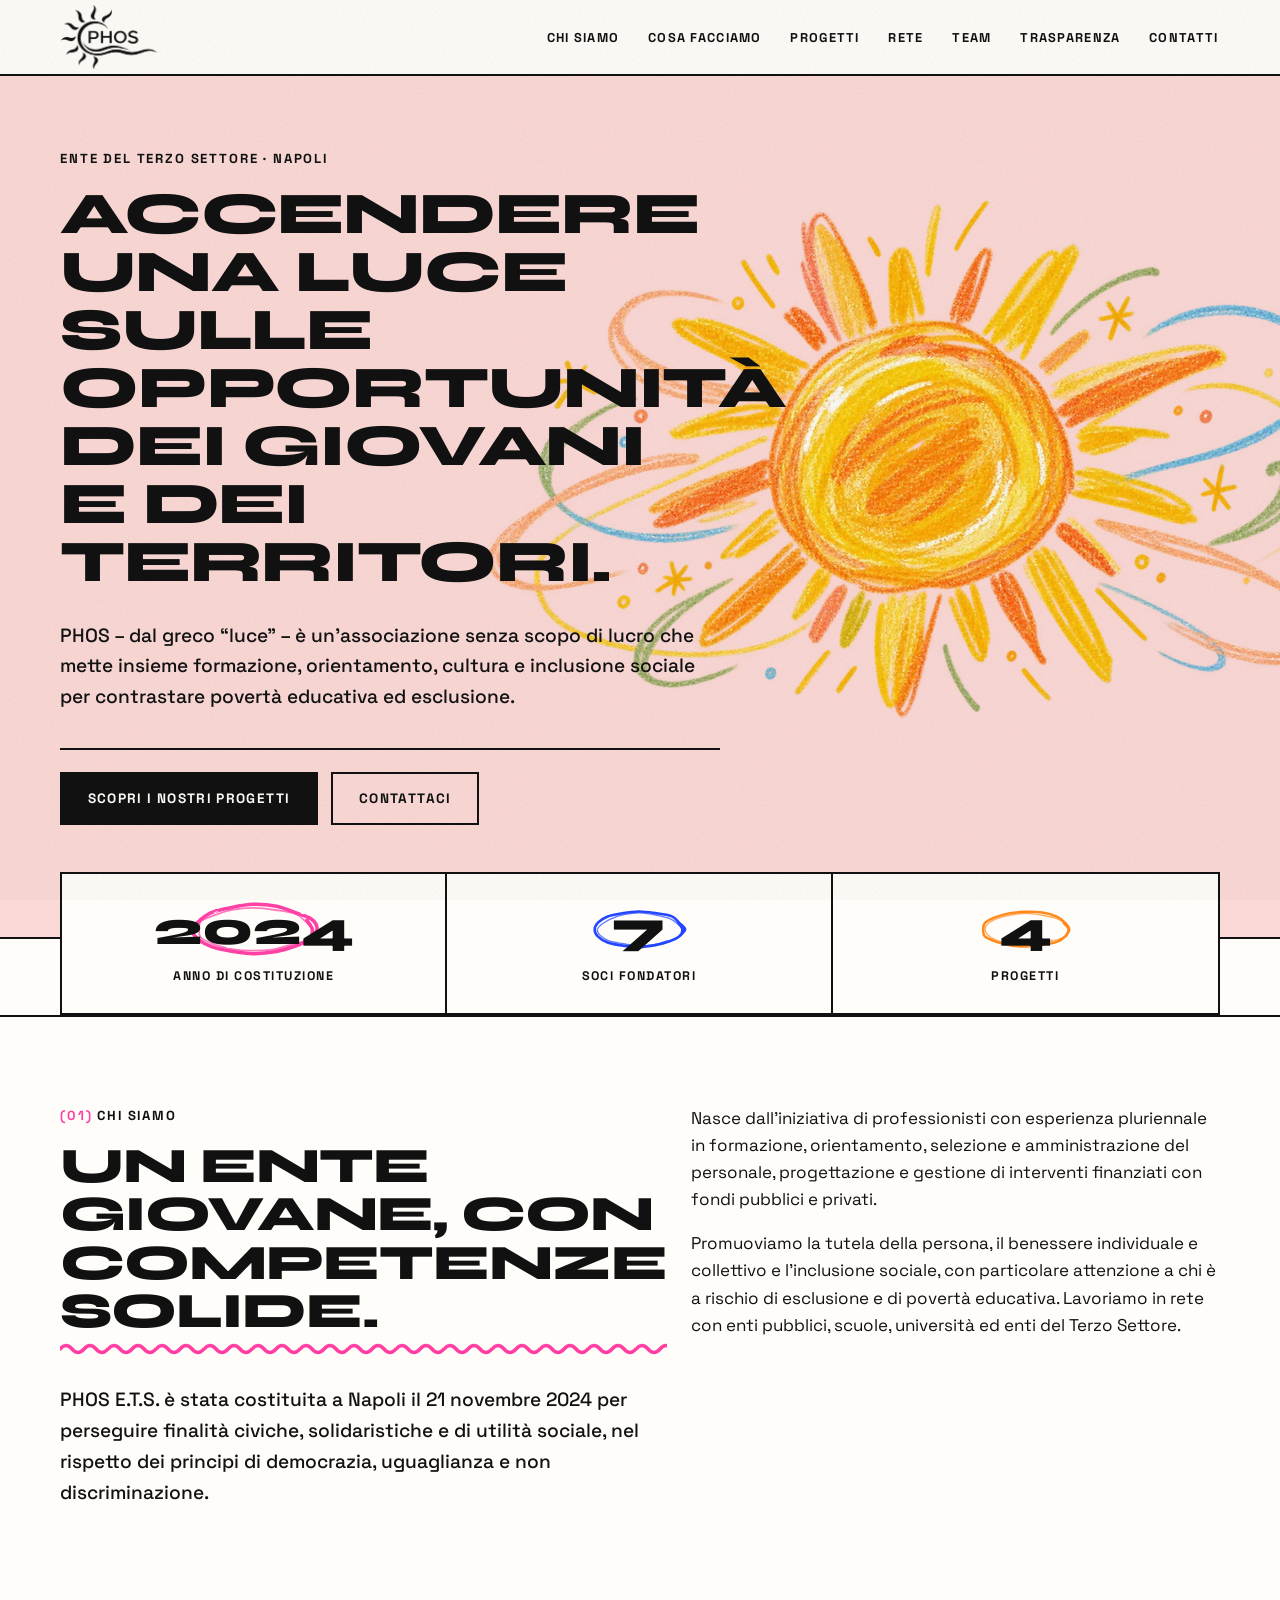
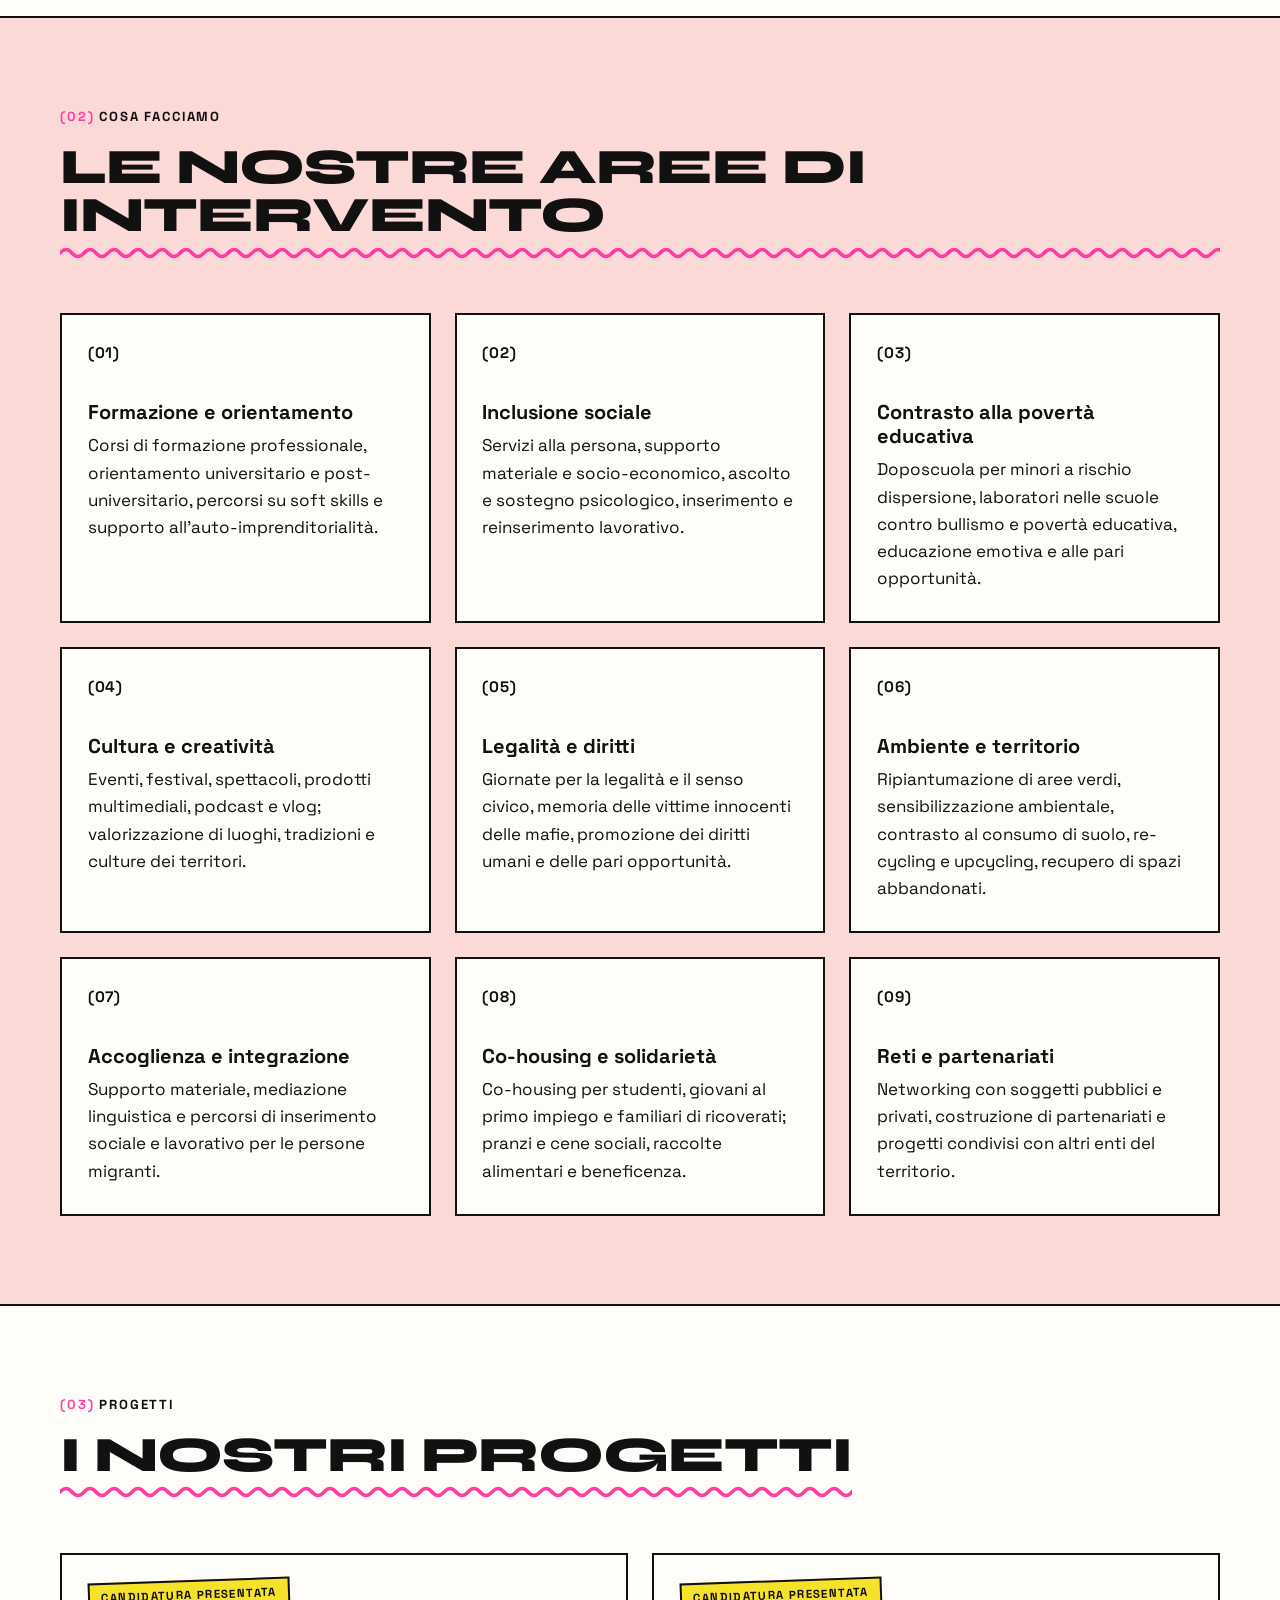
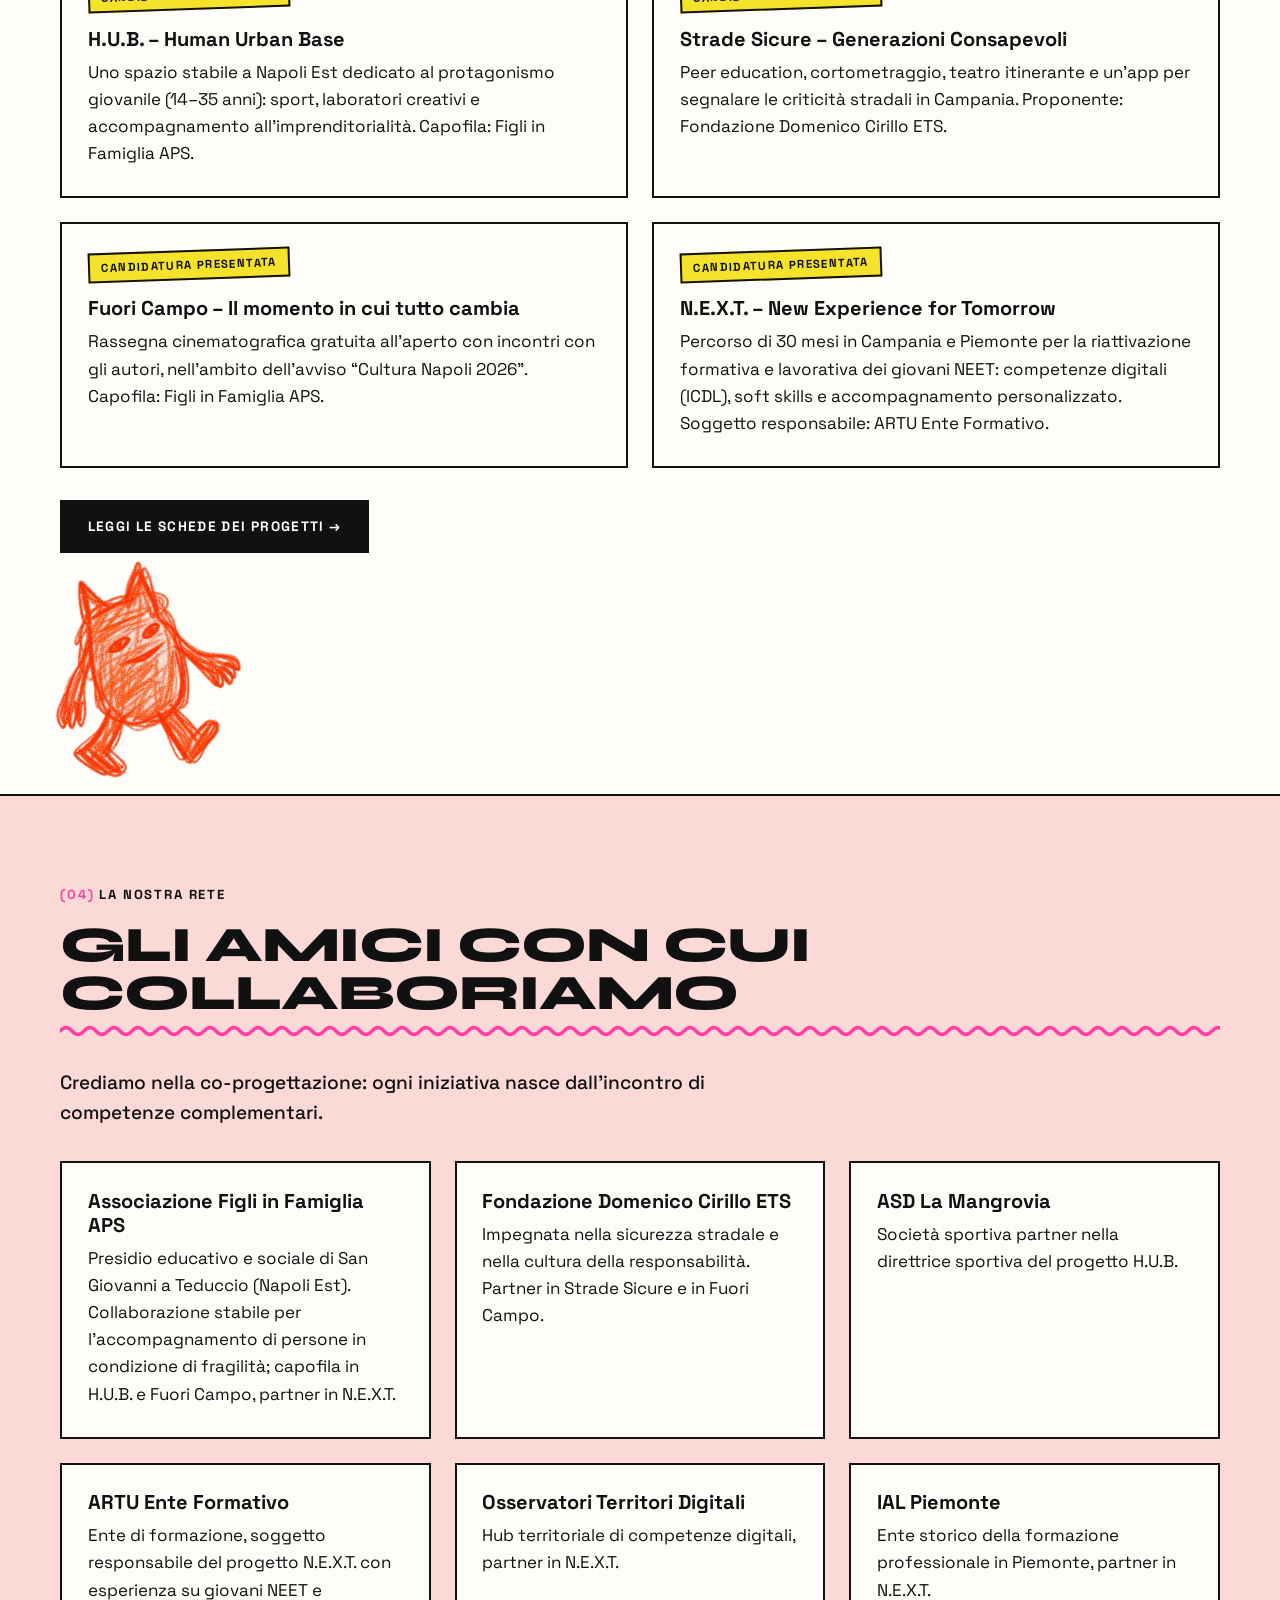
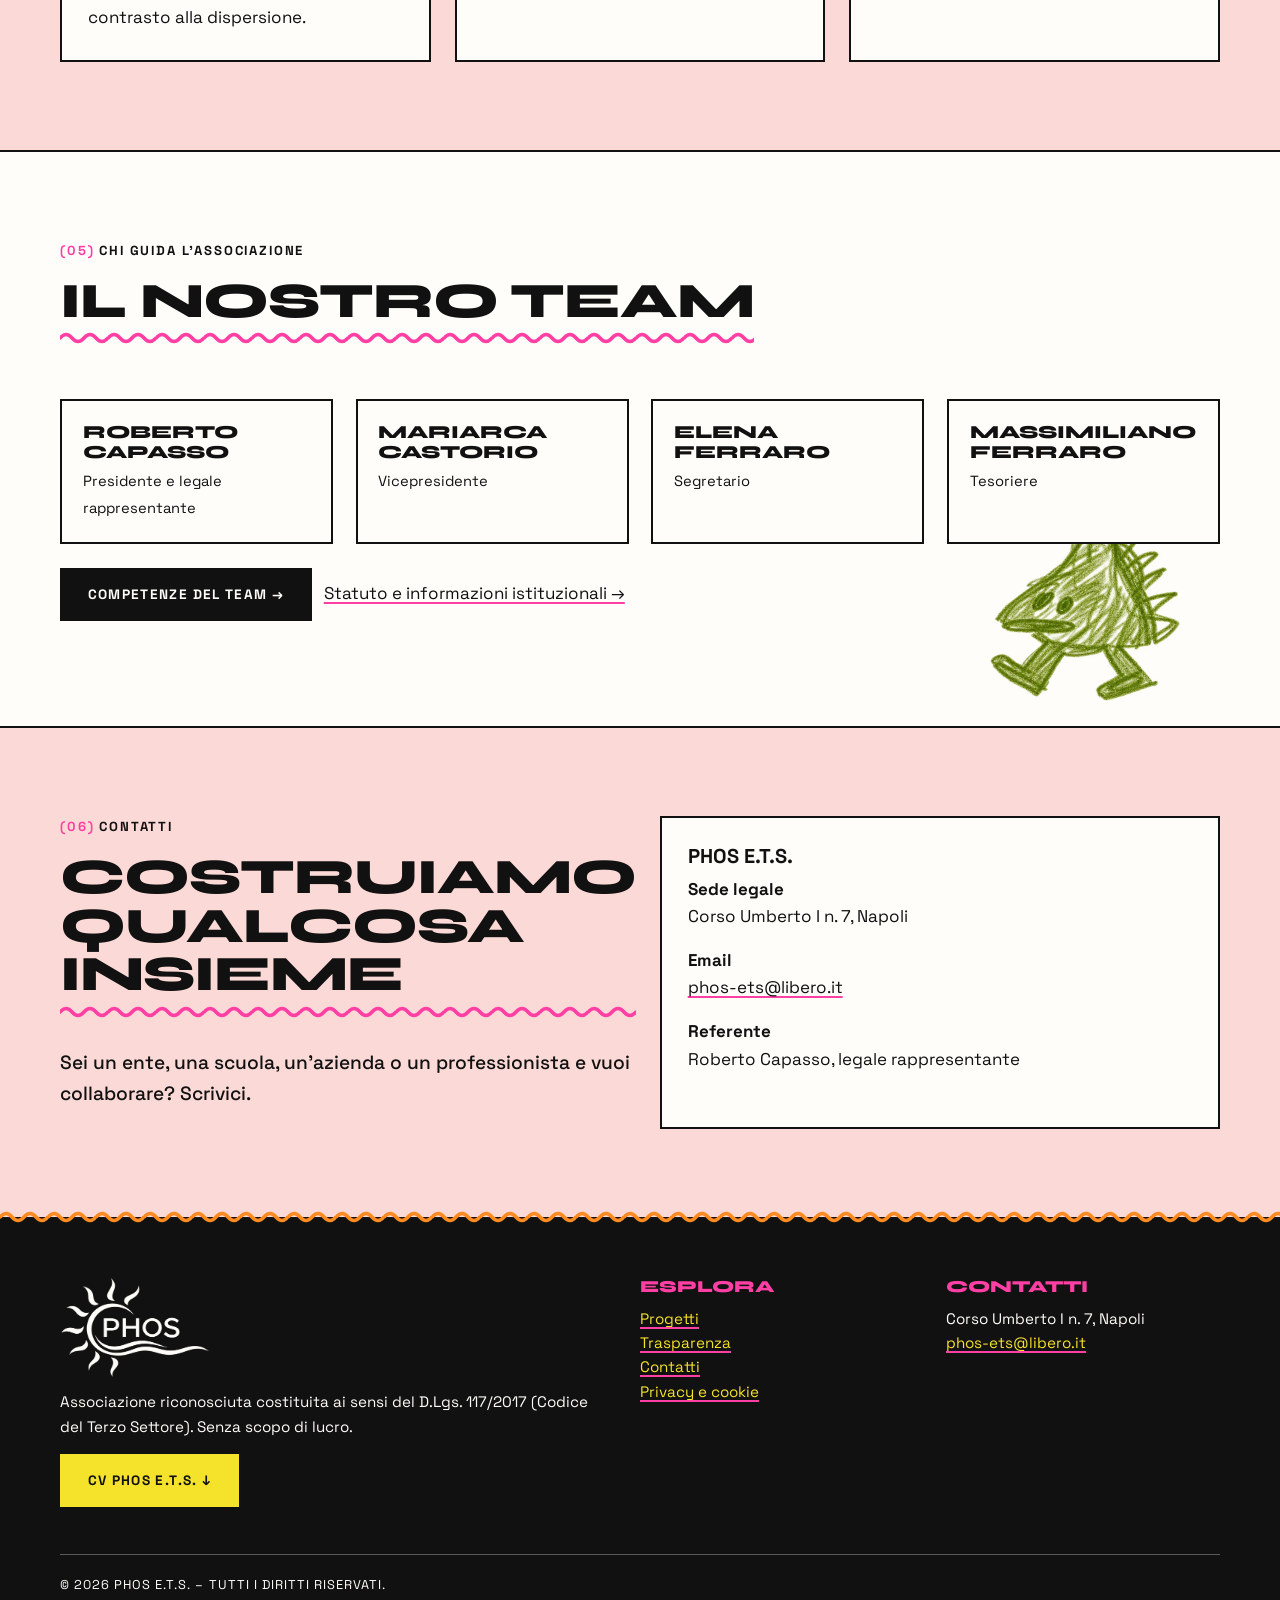
<file: index.html>
<!DOCTYPE html>
<html lang="it">
<head>
  <meta charset="utf-8">
  <meta name="viewport" content="width=device-width, initial-scale=1">
  <title>PHOS E.T.S. – Ente del Terzo Settore, Napoli</title>
  <meta name="description" content="PHOS E.T.S. è un Ente del Terzo Settore con sede a Napoli: formazione, orientamento, inclusione sociale, cultura e legalità per giovani e persone in condizioni di fragilità.">
  <link rel="icon" href="assets/favicon.png" type="image/png">
  <link rel="stylesheet" href="css/style.css?v=15">
</head>
<body>
  <header class="site-header">
    <div class="container nav">
      <a class="brand" href="index.html"><img src="assets/logo-phos.png" alt="PHOS" width="800" height="539"></a>
      <button class="nav-toggle" aria-label="Apri il menu" aria-expanded="false">☰</button>
      <ul class="nav-links">
        <li><a href="#chi-siamo">Chi siamo</a></li>
        <li><a href="#ambiti">Cosa facciamo</a></li>
        <li><a href="#progetti">Progetti</a></li>
        <li><a href="#rete">Rete</a></li>
        <li><a href="team.html">Team</a></li>
        <li><a href="trasparenza.html">Trasparenza</a></li>
        <li><a href="#contatti">Contatti</a></li>
      </ul>
    </div>
  </header>

  <main>
    <section class="hero">
      <div class="container hero-grid">
       <div class="hero-text">
        <p class="eyebrow">Ente del Terzo Settore · Napoli</p>
        <h1>Accendere una luce sulle opportunità dei giovani e dei territori.</h1>
        <p class="lead">PHOS – dal greco “luce” – è un’associazione senza scopo di lucro che mette insieme formazione, orientamento, cultura e inclusione sociale per contrastare povertà educativa ed esclusione.</p>
        <div class="hero-actions">
          <a class="btn" href="#progetti">Scopri i nostri progetti</a>
          <a class="btn ghost" href="#contatti">Contattaci</a>
        </div>
       </div>
       <img class="hero-art" src="assets/hero-sun.webp" alt="Sole disegnato a pastello con raggi arancioni e ghirigori azzurri" width="1000" height="615">
      </div>
    </section>

    <div class="container">
      <div class="stats">
        <div class="stat"><strong>2024</strong><span>anno di costituzione</span></div>
        <div class="stat"><strong>7</strong><span>soci fondatori</span></div>
        <div class="stat"><strong>4</strong><span>progetti</span></div>
      </div>
    </div>

    <section class="section" id="chi-siamo">
      <div class="container grid cols-2">
        <div>
          <p class="eyebrow">Chi siamo</p>
          <h2>Un ente giovane, con competenze solide.</h2>
          <p class="lead">PHOS E.T.S. è stata costituita a Napoli il 21 novembre 2024 per perseguire finalità civiche, solidaristiche e di utilità sociale, nel rispetto dei principi di democrazia, uguaglianza e non discriminazione.</p>
        </div>
        <div>
          <p>Nasce dall’iniziativa di professionisti con esperienza pluriennale in formazione, orientamento, selezione e amministrazione del personale, progettazione e gestione di interventi finanziati con fondi pubblici e privati.</p>
          <p>Promuoviamo la tutela della persona, il benessere individuale e collettivo e l’inclusione sociale, con particolare attenzione a chi è a rischio di esclusione e di povertà educativa. Lavoriamo in rete con enti pubblici, scuole, università ed enti del Terzo Settore.</p>
        </div>
      </div>
    </section>

    <section class="section alt" id="ambiti">
      <div class="container">
        <p class="eyebrow">Cosa facciamo</p>
        <h2>Le nostre aree di intervento</h2>
        <div class="grid cols-3" style="margin-top:1.5rem">
          <article class="card"><div class="icon">(01)</div><h3>Formazione e orientamento</h3><p>Corsi di formazione professionale, orientamento universitario e post-universitario, percorsi su soft skills e supporto all’auto-imprenditorialità.</p></article>
          <article class="card"><div class="icon">(02)</div><h3>Inclusione sociale</h3><p>Servizi alla persona, supporto materiale e socio-economico, ascolto e sostegno psicologico, inserimento e reinserimento lavorativo.</p></article>
          <article class="card"><div class="icon">(03)</div><h3>Contrasto alla povertà educativa</h3><p>Doposcuola per minori a rischio dispersione, laboratori nelle scuole contro bullismo e povertà educativa, educazione emotiva e alle pari opportunità.</p></article>
          <article class="card"><div class="icon">(04)</div><h3>Cultura e creatività</h3><p>Eventi, festival, spettacoli, prodotti multimediali, podcast e vlog; valorizzazione di luoghi, tradizioni e culture dei territori.</p></article>
          <article class="card"><div class="icon">(05)</div><h3>Legalità e diritti</h3><p>Giornate per la legalità e il senso civico, memoria delle vittime innocenti delle mafie, promozione dei diritti umani e delle pari opportunità.</p></article>
          <article class="card"><div class="icon">(06)</div><h3>Ambiente e territorio</h3><p>Ripiantumazione di aree verdi, sensibilizzazione ambientale, contrasto al consumo di suolo, re-cycling e upcycling, recupero di spazi abbandonati.</p></article>
          <article class="card"><div class="icon">(07)</div><h3>Accoglienza e integrazione</h3><p>Supporto materiale, mediazione linguistica e percorsi di inserimento sociale e lavorativo per le persone migranti.</p></article>
          <article class="card"><div class="icon">(08)</div><h3>Co-housing e solidarietà</h3><p>Co-housing per studenti, giovani al primo impiego e familiari di ricoverati; pranzi e cene sociali, raccolte alimentari e beneficenza.</p></article>
          <article class="card"><div class="icon">(09)</div><h3>Reti e partenariati</h3><p>Networking con soggetti pubblici e privati, costruzione di partenariati e progetti condivisi con altri enti del territorio.</p></article>
        </div>
      </div>
    </section>

    <section class="section has-mascot mascot-orange" id="progetti">
      <div class="container">
        <p class="eyebrow">Progetti</p>
        <h2>I nostri progetti</h2>
        <div class="grid cols-2" style="margin-top:1.5rem">
          <article class="card">
            <span class="badge">Candidatura presentata</span>
            <h3>H.U.B. – Human Urban Base</h3>
            <p>Uno spazio stabile a Napoli Est dedicato al protagonismo giovanile (14–35 anni): sport, laboratori creativi e accompagnamento all’imprenditorialità. Capofila: Figli in Famiglia APS.</p>
          </article>
          <article class="card">
            <span class="badge">Candidatura presentata</span>
            <h3>Strade Sicure – Generazioni Consapevoli</h3>
            <p>Peer education, cortometraggio, teatro itinerante e un’app per segnalare le criticità stradali in Campania. Proponente: Fondazione Domenico Cirillo ETS.</p>
          </article>
          <article class="card">
            <span class="badge">Candidatura presentata</span>
            <h3>Fuori Campo – Il momento in cui tutto cambia</h3>
            <p>Rassegna cinematografica gratuita all’aperto con incontri con gli autori, nell’ambito dell’avviso “Cultura Napoli 2026”. Capofila: Figli in Famiglia APS.</p>
          </article>
          <article class="card">
            <span class="badge">Candidatura presentata</span>
            <h3>N.E.X.T. – New Experience for Tomorrow</h3>
            <p>Percorso di 30 mesi in Campania e Piemonte per la riattivazione formativa e lavorativa dei giovani NEET: competenze digitali (ICDL), soft skills e accompagnamento personalizzato. Soggetto responsabile: ARTU Ente Formativo.</p>
          </article>
        </div>
        <p style="margin-top:2rem"><a class="btn" href="progetti.html">Leggi le schede dei progetti →</a></p>
      </div>
    </section>

    <section class="section alt" id="rete">
      <div class="container">
        <p class="eyebrow">La nostra rete</p>
        <h2>Gli amici con cui collaboriamo</h2>
        <p class="lead">Crediamo nella co-progettazione: ogni iniziativa nasce dall’incontro di competenze complementari.</p>
        <div class="grid cols-3" style="margin-top:2rem">
          <div class="card"><h3>Associazione Figli in Famiglia APS</h3><p>Presidio educativo e sociale di San Giovanni a Teduccio (Napoli Est). Collaborazione stabile per l’accompagnamento di persone in condizione di fragilità; capofila in H.U.B. e Fuori Campo, partner in N.E.X.T.</p></div>
          <div class="card"><h3>Fondazione Domenico Cirillo ETS</h3><p>Impegnata nella sicurezza stradale e nella cultura della responsabilità. Partner in Strade Sicure e in Fuori Campo.</p></div>
          <div class="card"><h3>ASD La Mangrovia</h3><p>Società sportiva partner nella direttrice sportiva del progetto H.U.B.</p></div>
          <div class="card"><h3>ARTU Ente Formativo</h3><p>Ente di formazione, soggetto responsabile del progetto N.E.X.T. con esperienza su giovani NEET e contrasto alla dispersione.</p></div>
          <div class="card"><h3>Osservatori Territori Digitali</h3><p>Hub territoriale di competenze digitali, partner in N.E.X.T.</p></div>
          <div class="card"><h3>IAL Piemonte</h3><p>Ente storico della formazione professionale in Piemonte, partner in N.E.X.T.</p></div>
        </div>
      </div>
    </section>

    <section class="section has-mascot mascot-green" id="governance">
      <div class="container">
        <p class="eyebrow">Chi guida l’associazione</p>
        <h2>Il nostro team</h2>
        <div class="team" style="margin-top:1.5rem">
          <div class="person"><strong>Roberto Capasso</strong><span>Presidente e legale rappresentante</span></div>
          <div class="person"><strong>Mariarca Castorio</strong><span>Vicepresidente</span></div>
          <div class="person"><strong>Elena Ferraro</strong><span>Segretario</span></div>
          <div class="person"><strong>Massimiliano Ferraro</strong><span>Tesoriere</span></div>
        </div>
        <p style="margin-top:1.5rem"><a class="btn" href="team.html">Competenze del team →</a> &nbsp; <a href="trasparenza.html">Statuto e informazioni istituzionali →</a></p>
      </div>
    </section>

    <section class="section alt" id="contatti">
      <div class="container grid cols-2">
        <div>
          <p class="eyebrow">Contatti</p>
          <h2>Costruiamo qualcosa insieme</h2>
          <p class="lead">Sei un ente, una scuola, un’azienda o un professionista e vuoi collaborare? Scrivici.</p>
        </div>
        <div class="card">
          <h3>PHOS E.T.S.</h3>
          <p><strong>Sede legale</strong><br>Corso Umberto I n. 7, Napoli</p>
          <p><strong>Email</strong><br><a href="mailto:phos-ets@libero.it">phos-ets@libero.it</a></p>
          <p><strong>Referente</strong><br>Roberto Capasso, legale rappresentante</p>
        </div>
      </div>
    </section>
  </main>

  <footer class="site-footer">
    <div class="container">
      <div class="footer-grid">
        <div>
          <img class="foot-logo" src="assets/logo-phos-white.png" alt="PHOS E.T.S." width="800" height="539">
          <p>Associazione riconosciuta costituita ai sensi del D.Lgs. 117/2017 (Codice del Terzo Settore). Senza scopo di lucro.</p>
          <p><a class="btn" href="CV-Phos.pdf" download="CV Phos.pdf">CV Phos E.T.S. ↓</a></p>
        </div>
        <div>
          <h3>Esplora</h3>
          <p><a href="progetti.html">Progetti</a><br><a href="trasparenza.html">Trasparenza</a><br><a href="#contatti">Contatti</a><br><a href="privacy.html">Privacy e cookie</a></p>
        </div>
        <div>
          <h3>Contatti</h3>
          <p>Corso Umberto I n. 7, Napoli<br><a href="mailto:phos-ets@libero.it">phos-ets@libero.it</a></p>
        </div>
      </div>
      <div class="footer-bottom">© <span id="anno">2026</span> PHOS E.T.S. – Tutti i diritti riservati.</div>
    </div>
  </footer>
  <script src="js/main.js?v=15"></script>
</body>
</html>
</file>
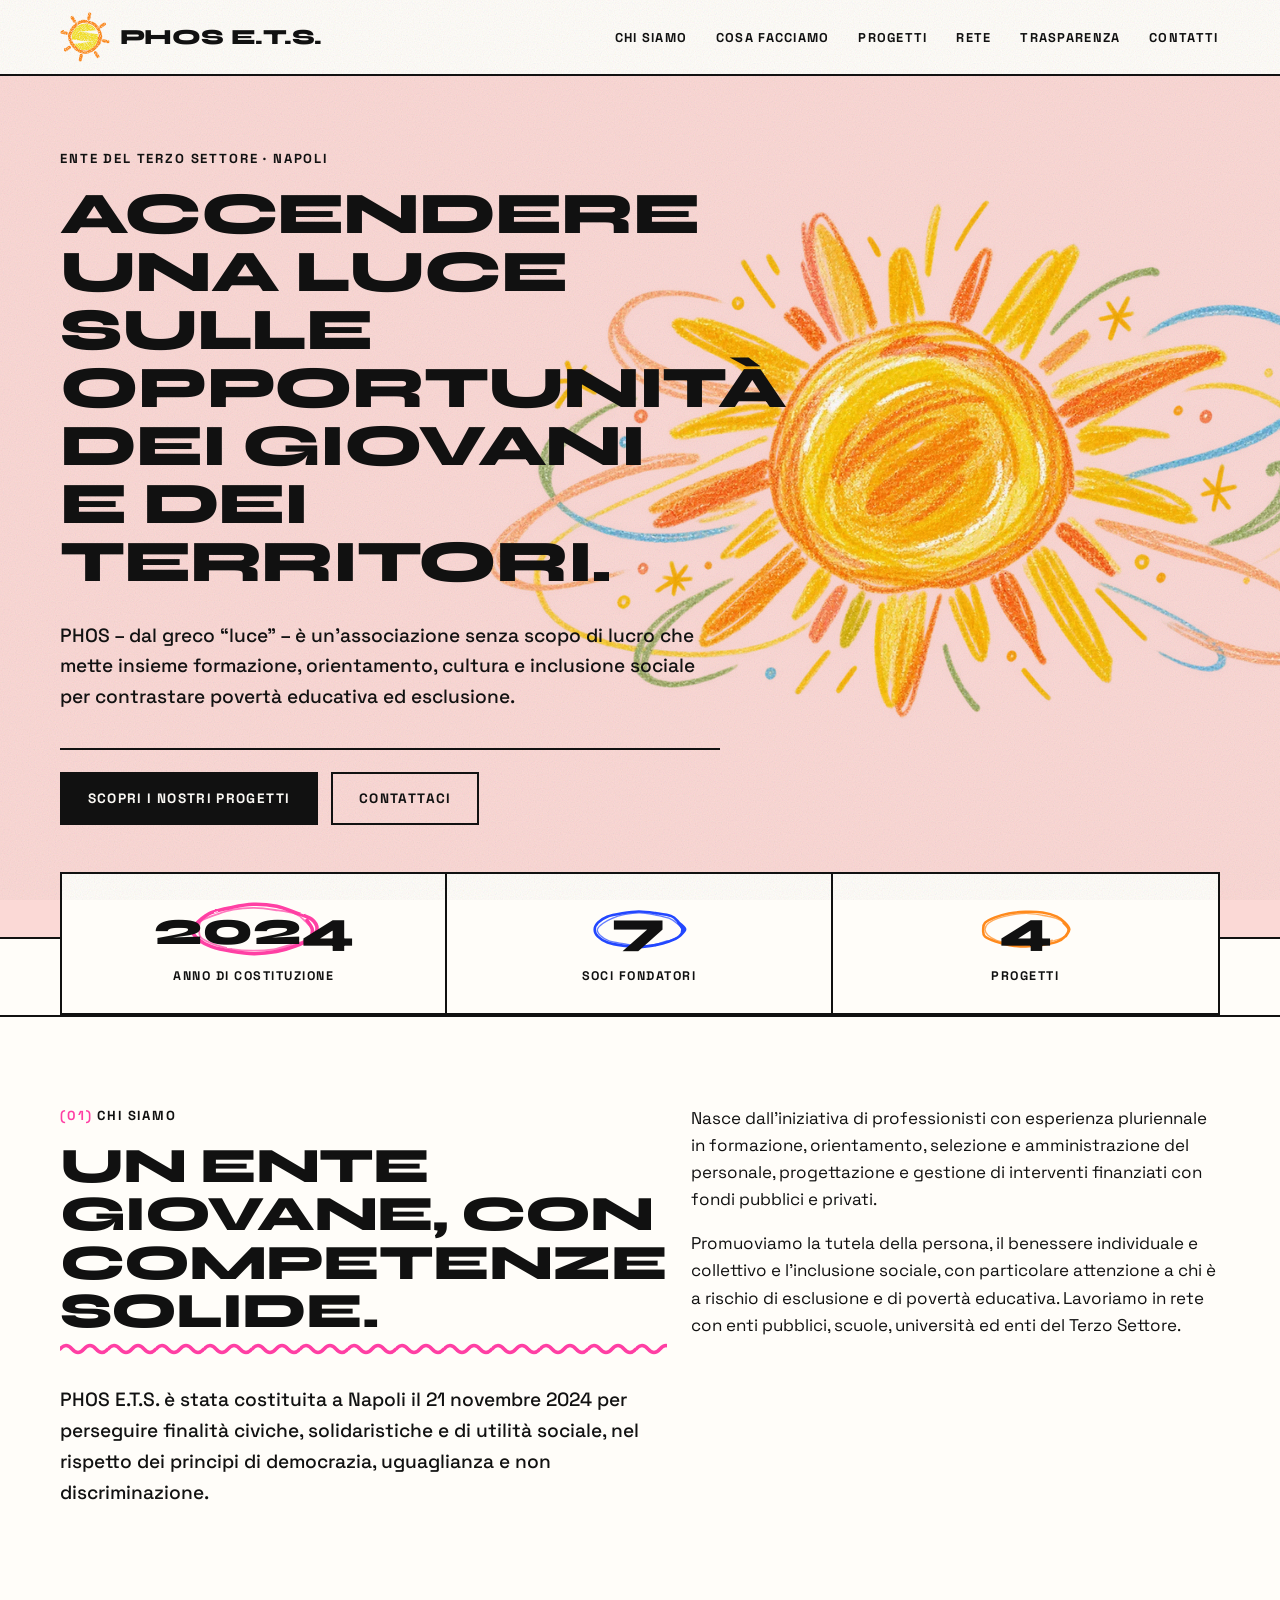
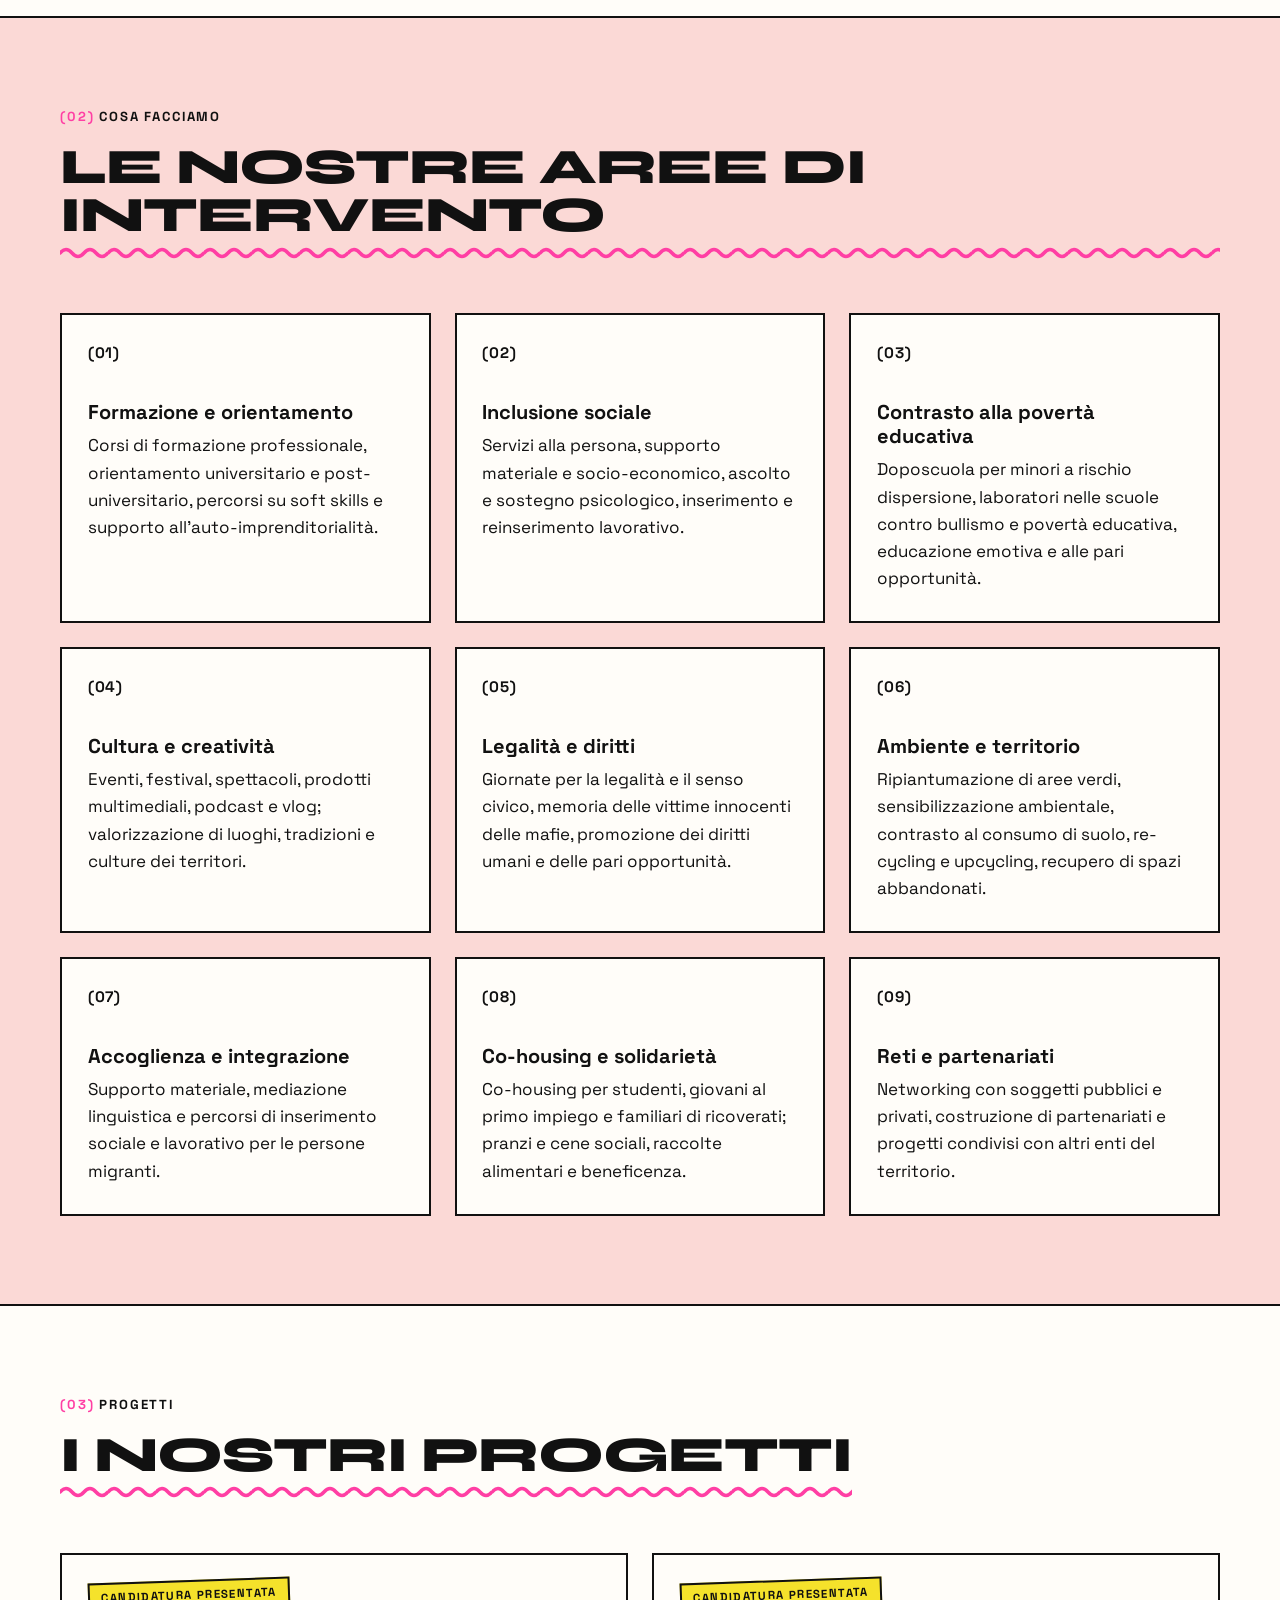
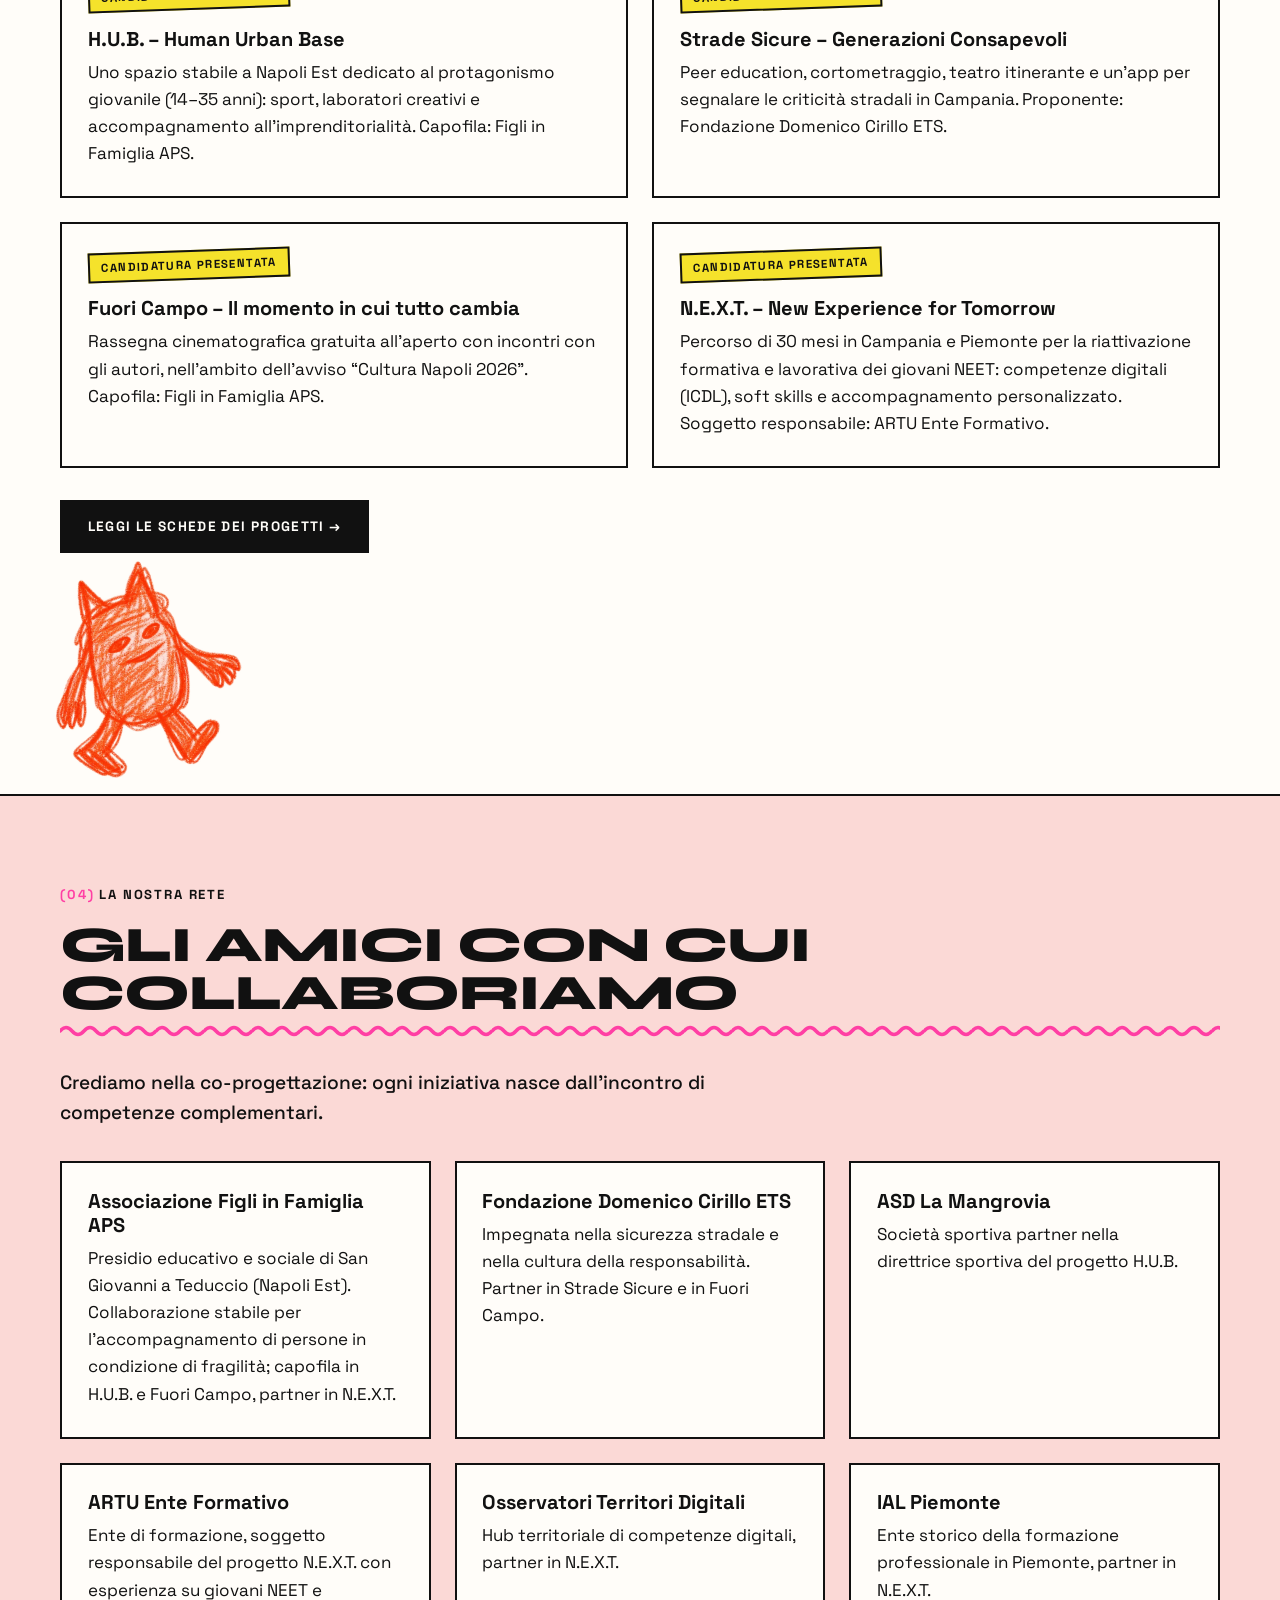
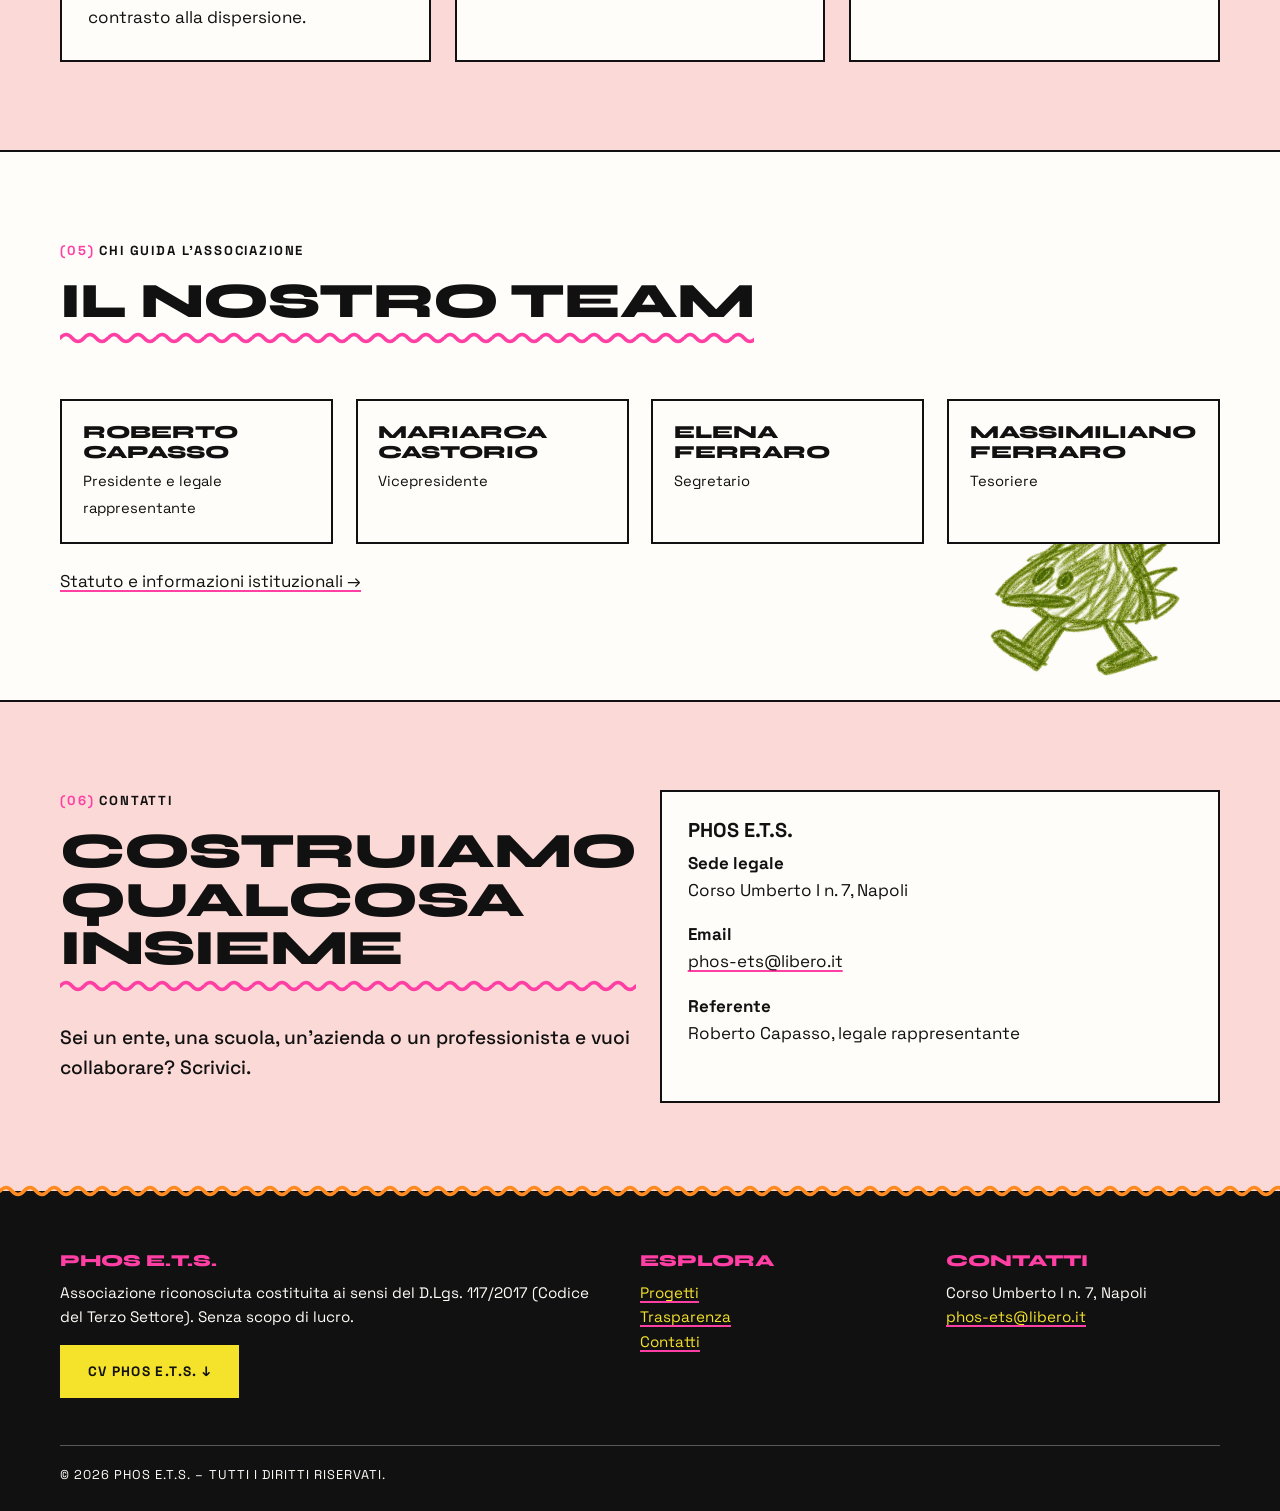
<file: phos-ets-sito/index.html>
<!DOCTYPE html>
<html lang="it">
<head>
  <meta charset="utf-8">
  <meta name="viewport" content="width=device-width, initial-scale=1">
  <title>PHOS E.T.S. – Ente del Terzo Settore, Napoli</title>
  <meta name="description" content="PHOS E.T.S. è un Ente del Terzo Settore con sede a Napoli: formazione, orientamento, inclusione sociale, cultura e legalità per giovani e persone in condizioni di fragilità.">
  <link rel="icon" href="assets/logo.svg" type="image/svg+xml">
  <link rel="preconnect" href="https://fonts.googleapis.com">
  <link rel="preconnect" href="https://fonts.gstatic.com" crossorigin>
  <link href="https://fonts.googleapis.com/css2?family=Syne:wght@700;800&family=Space+Grotesk:wght@400;500;700&display=swap" rel="stylesheet">
  <link rel="stylesheet" href="css/style.css?v=7">
</head>
<body>
  <header class="site-header">
    <div class="container nav">
      <a class="brand" href="index.html"><img src="assets/logo.svg" alt=""> PHOS E.T.S.</a>
      <button class="nav-toggle" aria-label="Apri il menu" aria-expanded="false">☰</button>
      <ul class="nav-links">
        <li><a href="#chi-siamo">Chi siamo</a></li>
        <li><a href="#ambiti">Cosa facciamo</a></li>
        <li><a href="#progetti">Progetti</a></li>
        <li><a href="#rete">Rete</a></li>
        <li><a href="trasparenza.html">Trasparenza</a></li>
        <li><a href="#contatti">Contatti</a></li>
      </ul>
    </div>
  </header>

  <main>
    <section class="hero">
      <div class="container hero-grid">
       <div class="hero-text">
        <p class="eyebrow">Ente del Terzo Settore · Napoli</p>
        <h1>Accendere una luce sulle opportunità dei giovani e dei territori.</h1>
        <p class="lead">PHOS – dal greco “luce” – è un’associazione senza scopo di lucro che mette insieme formazione, orientamento, cultura e inclusione sociale per contrastare povertà educativa ed esclusione.</p>
        <div class="hero-actions">
          <a class="btn" href="#progetti">Scopri i nostri progetti</a>
          <a class="btn ghost" href="#contatti">Contattaci</a>
        </div>
       </div>
       <img class="hero-art" src="assets/hero-sun.webp" alt="Sole disegnato a pastello con raggi arancioni e ghirigori azzurri" width="1000" height="615">
      </div>
    </section>

    <div class="container">
      <div class="stats">
        <div class="stat"><strong>2024</strong><span>anno di costituzione</span></div>
        <div class="stat"><strong>7</strong><span>soci fondatori</span></div>
        <div class="stat"><strong>4</strong><span>progetti</span></div>
      </div>
    </div>

    <section class="section" id="chi-siamo">
      <div class="container grid cols-2">
        <div>
          <p class="eyebrow">Chi siamo</p>
          <h2>Un ente giovane, con competenze solide.</h2>
          <p class="lead">PHOS E.T.S. è stata costituita a Napoli il 21 novembre 2024 per perseguire finalità civiche, solidaristiche e di utilità sociale, nel rispetto dei principi di democrazia, uguaglianza e non discriminazione.</p>
        </div>
        <div>
          <p>Nasce dall’iniziativa di professionisti con esperienza pluriennale in formazione, orientamento, selezione e amministrazione del personale, progettazione e gestione di interventi finanziati con fondi pubblici e privati.</p>
          <p>Promuoviamo la tutela della persona, il benessere individuale e collettivo e l’inclusione sociale, con particolare attenzione a chi è a rischio di esclusione e di povertà educativa. Lavoriamo in rete con enti pubblici, scuole, università ed enti del Terzo Settore.</p>
        </div>
      </div>
    </section>

    <section class="section alt" id="ambiti">
      <div class="container">
        <p class="eyebrow">Cosa facciamo</p>
        <h2>Le nostre aree di intervento</h2>
        <div class="grid cols-3" style="margin-top:1.5rem">
          <article class="card"><div class="icon">(01)</div><h3>Formazione e orientamento</h3><p>Corsi di formazione professionale, orientamento universitario e post-universitario, percorsi su soft skills e supporto all’auto-imprenditorialità.</p></article>
          <article class="card"><div class="icon">(02)</div><h3>Inclusione sociale</h3><p>Servizi alla persona, supporto materiale e socio-economico, ascolto e sostegno psicologico, inserimento e reinserimento lavorativo.</p></article>
          <article class="card"><div class="icon">(03)</div><h3>Contrasto alla povertà educativa</h3><p>Doposcuola per minori a rischio dispersione, laboratori nelle scuole contro bullismo e povertà educativa, educazione emotiva e alle pari opportunità.</p></article>
          <article class="card"><div class="icon">(04)</div><h3>Cultura e creatività</h3><p>Eventi, festival, spettacoli, prodotti multimediali, podcast e vlog; valorizzazione di luoghi, tradizioni e culture dei territori.</p></article>
          <article class="card"><div class="icon">(05)</div><h3>Legalità e diritti</h3><p>Giornate per la legalità e il senso civico, memoria delle vittime innocenti delle mafie, promozione dei diritti umani e delle pari opportunità.</p></article>
          <article class="card"><div class="icon">(06)</div><h3>Ambiente e territorio</h3><p>Ripiantumazione di aree verdi, sensibilizzazione ambientale, contrasto al consumo di suolo, re-cycling e upcycling, recupero di spazi abbandonati.</p></article>
          <article class="card"><div class="icon">(07)</div><h3>Accoglienza e integrazione</h3><p>Supporto materiale, mediazione linguistica e percorsi di inserimento sociale e lavorativo per le persone migranti.</p></article>
          <article class="card"><div class="icon">(08)</div><h3>Co-housing e solidarietà</h3><p>Co-housing per studenti, giovani al primo impiego e familiari di ricoverati; pranzi e cene sociali, raccolte alimentari e beneficenza.</p></article>
          <article class="card"><div class="icon">(09)</div><h3>Reti e partenariati</h3><p>Networking con soggetti pubblici e privati, costruzione di partenariati e progetti condivisi con altri enti del territorio.</p></article>
        </div>
      </div>
    </section>

    <section class="section has-mascot mascot-orange" id="progetti">
      <div class="container">
        <p class="eyebrow">Progetti</p>
        <h2>I nostri progetti</h2>
        <div class="grid cols-2" style="margin-top:1.5rem">
          <article class="card">
            <span class="badge">Candidatura presentata</span>
            <h3>H.U.B. – Human Urban Base</h3>
            <p>Uno spazio stabile a Napoli Est dedicato al protagonismo giovanile (14–35 anni): sport, laboratori creativi e accompagnamento all’imprenditorialità. Capofila: Figli in Famiglia APS.</p>
          </article>
          <article class="card">
            <span class="badge">Candidatura presentata</span>
            <h3>Strade Sicure – Generazioni Consapevoli</h3>
            <p>Peer education, cortometraggio, teatro itinerante e un’app per segnalare le criticità stradali in Campania. Proponente: Fondazione Domenico Cirillo ETS.</p>
          </article>
          <article class="card">
            <span class="badge">Candidatura presentata</span>
            <h3>Fuori Campo – Il momento in cui tutto cambia</h3>
            <p>Rassegna cinematografica gratuita all’aperto con incontri con gli autori, nell’ambito dell’avviso “Cultura Napoli 2026”. Capofila: Figli in Famiglia APS.</p>
          </article>
          <article class="card">
            <span class="badge">Candidatura presentata</span>
            <h3>N.E.X.T. – New Experience for Tomorrow</h3>
            <p>Percorso di 30 mesi in Campania e Piemonte per la riattivazione formativa e lavorativa dei giovani NEET: competenze digitali (ICDL), soft skills e accompagnamento personalizzato. Soggetto responsabile: ARTU Ente Formativo.</p>
          </article>
        </div>
        <p style="margin-top:2rem"><a class="btn" href="progetti.html">Leggi le schede dei progetti →</a></p>
      </div>
    </section>

    <section class="section alt" id="rete">
      <div class="container">
        <p class="eyebrow">La nostra rete</p>
        <h2>Gli amici con cui collaboriamo</h2>
        <p class="lead">Crediamo nella co-progettazione: ogni iniziativa nasce dall’incontro di competenze complementari.</p>
        <div class="grid cols-3" style="margin-top:2rem">
          <div class="card"><h3>Associazione Figli in Famiglia APS</h3><p>Presidio educativo e sociale di San Giovanni a Teduccio (Napoli Est). Collaborazione stabile per l’accompagnamento di persone in condizione di fragilità; capofila in H.U.B. e Fuori Campo, partner in N.E.X.T.</p></div>
          <div class="card"><h3>Fondazione Domenico Cirillo ETS</h3><p>Impegnata nella sicurezza stradale e nella cultura della responsabilità. Partner in Strade Sicure e in Fuori Campo.</p></div>
          <div class="card"><h3>ASD La Mangrovia</h3><p>Società sportiva partner nella direttrice sportiva del progetto H.U.B.</p></div>
          <div class="card"><h3>ARTU Ente Formativo</h3><p>Ente di formazione, soggetto responsabile del progetto N.E.X.T. con esperienza su giovani NEET e contrasto alla dispersione.</p></div>
          <div class="card"><h3>Osservatori Territori Digitali</h3><p>Hub territoriale di competenze digitali, partner in N.E.X.T.</p></div>
          <div class="card"><h3>IAL Piemonte</h3><p>Ente storico della formazione professionale in Piemonte, partner in N.E.X.T.</p></div>
        </div>
      </div>
    </section>

    <section class="section has-mascot mascot-green" id="governance">
      <div class="container">
        <p class="eyebrow">Chi guida l’associazione</p>
        <h2>Il nostro team</h2>
        <div class="team" style="margin-top:1.5rem">
          <div class="person"><strong>Roberto Capasso</strong><span>Presidente e legale rappresentante</span></div>
          <div class="person"><strong>Mariarca Castorio</strong><span>Vicepresidente</span></div>
          <div class="person"><strong>Elena Ferraro</strong><span>Segretario</span></div>
          <div class="person"><strong>Massimiliano Ferraro</strong><span>Tesoriere</span></div>
        </div>
        <p style="margin-top:1.5rem"><a href="trasparenza.html">Statuto e informazioni istituzionali →</a></p>
      </div>
    </section>

    <section class="section alt" id="contatti">
      <div class="container grid cols-2">
        <div>
          <p class="eyebrow">Contatti</p>
          <h2>Costruiamo qualcosa insieme</h2>
          <p class="lead">Sei un ente, una scuola, un’azienda o un professionista e vuoi collaborare? Scrivici.</p>
        </div>
        <div class="card">
          <h3>PHOS E.T.S.</h3>
          <p><strong>Sede legale</strong><br>Corso Umberto I n. 7, Napoli</p>
          <p><strong>Email</strong><br><a href="mailto:phos-ets@libero.it">phos-ets@libero.it</a></p>
          <p><strong>Referente</strong><br>Roberto Capasso, legale rappresentante</p>
        </div>
      </div>
    </section>
  </main>

  <footer class="site-footer">
    <div class="container">
      <div class="footer-grid">
        <div>
          <h3>PHOS E.T.S.</h3>
          <p>Associazione riconosciuta costituita ai sensi del D.Lgs. 117/2017 (Codice del Terzo Settore). Senza scopo di lucro.</p>
          <p><a class="btn" href="CV-Phos.pdf" download="CV Phos.pdf">CV Phos E.T.S. ↓</a></p>
        </div>
        <div>
          <h3>Esplora</h3>
          <p><a href="progetti.html">Progetti</a><br><a href="trasparenza.html">Trasparenza</a><br><a href="#contatti">Contatti</a></p>
        </div>
        <div>
          <h3>Contatti</h3>
          <p>Corso Umberto I n. 7, Napoli<br><a href="mailto:phos-ets@libero.it">phos-ets@libero.it</a></p>
        </div>
      </div>
      <div class="footer-bottom">© <span id="anno">2026</span> PHOS E.T.S. – Tutti i diritti riservati.</div>
    </div>
  </footer>
  <script src="js/main.js?v=7"></script>
</body>
</html>
</file>
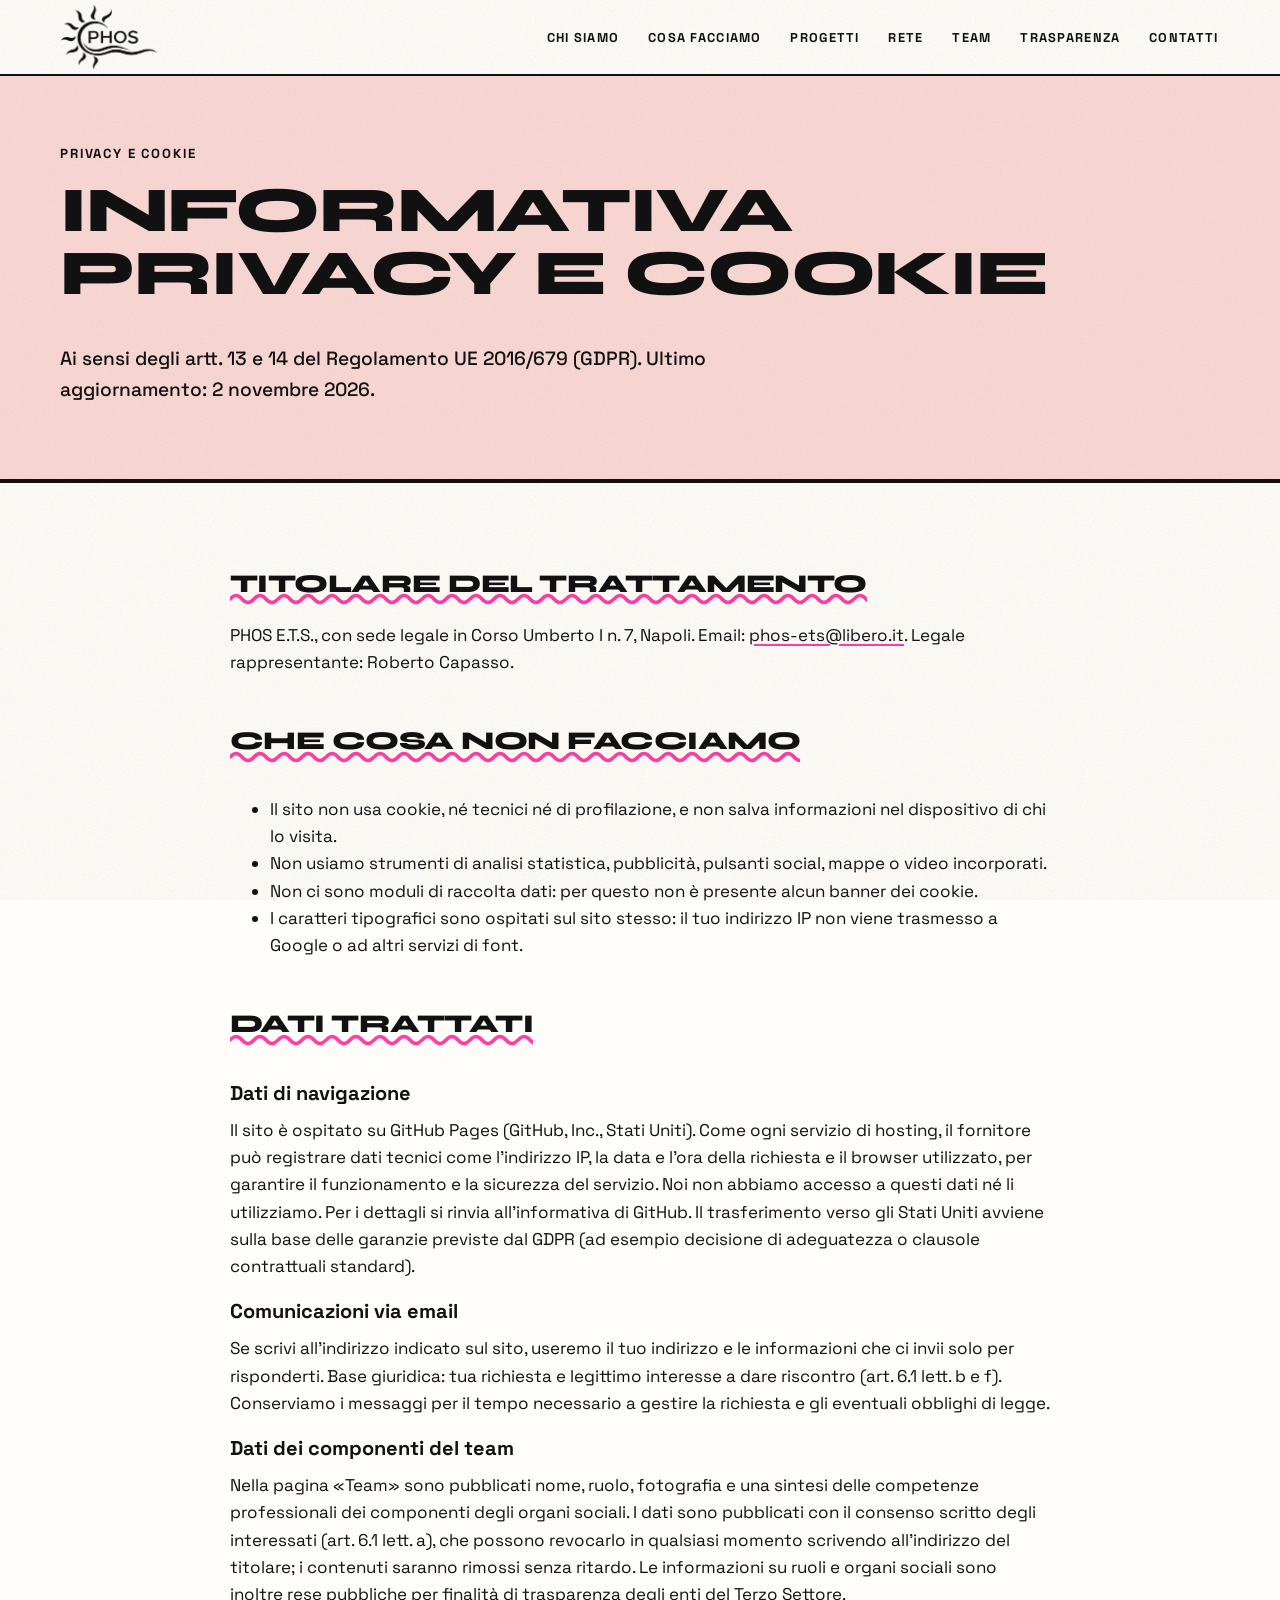
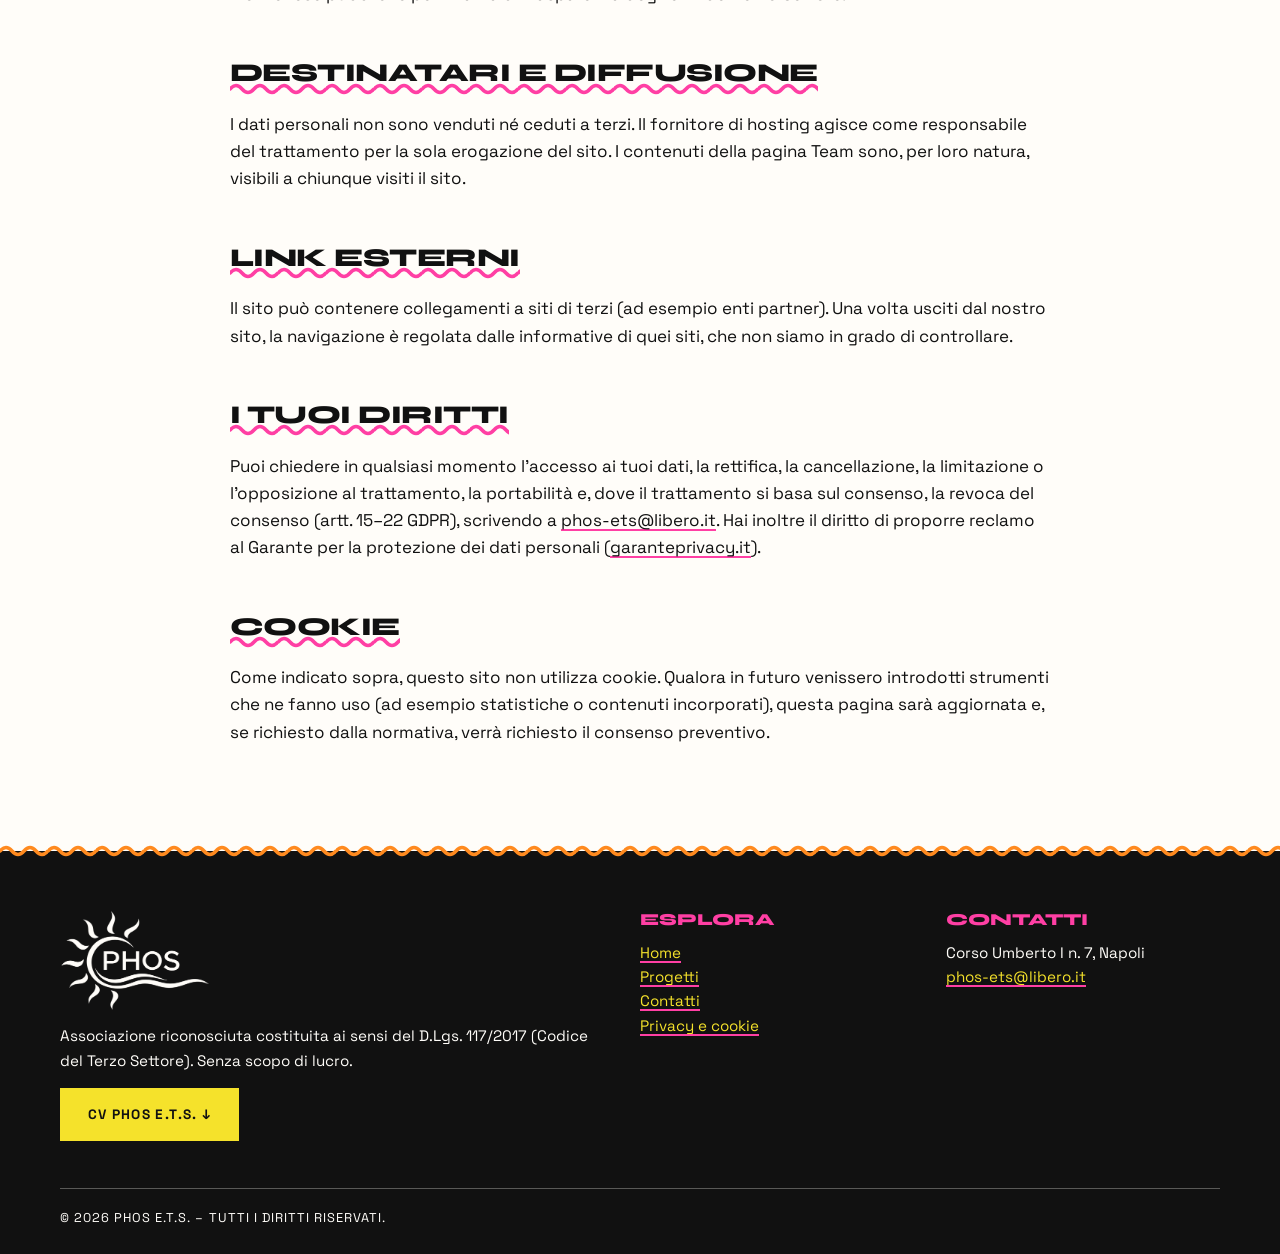
<file: privacy.html>
<!DOCTYPE html>
<html lang="it">
<head>
  <meta charset="utf-8">
  <meta name="viewport" content="width=device-width, initial-scale=1">
  <title>Privacy e cookie – PHOS E.T.S.</title>
  <meta name="description" content="Informativa sulla privacy e sui cookie del sito di PHOS E.T.S.">
  <link rel="icon" href="assets/favicon.png" type="image/png">
  <link rel="stylesheet" href="css/style.css?v=15">
</head>
<body>
  <header class="site-header">
    <div class="container nav">
      <a class="brand" href="index.html"><img src="assets/logo-phos.png" alt="PHOS" width="800" height="539"></a>
      <button class="nav-toggle" aria-label="Apri il menu" aria-expanded="false">☰</button>
      <ul class="nav-links">
        <li><a href="index.html#chi-siamo">Chi siamo</a></li>
        <li><a href="index.html#ambiti">Cosa facciamo</a></li>
        <li><a href="progetti.html">Progetti</a></li>
        <li><a href="index.html#rete">Rete</a></li>
        <li><a href="team.html">Team</a></li>
        <li><a href="trasparenza.html">Trasparenza</a></li>
        <li><a href="index.html#contatti">Contatti</a></li>
      </ul>
    </div>
  </header>

  <main>
    <section class="page-hero">
      <div class="container">
        <p class="eyebrow">Privacy e cookie</p>
        <h1>Informativa privacy e cookie</h1>
        <p class="lead">Ai sensi degli artt. 13 e 14 del Regolamento UE 2016/679 (GDPR). Ultimo aggiornamento: 2 novembre 2026.</p>
      </div>
    </section>

    <section class="section">
      <div class="container legal">
        <h2>Titolare del trattamento</h2>
        <p>PHOS E.T.S., con sede legale in Corso Umberto I n. 7, Napoli. Email: <a href="mailto:phos-ets@libero.it">phos-ets@libero.it</a>. Legale rappresentante: Roberto Capasso.</p>

        <h2>Che cosa non facciamo</h2>
        <ul>
          <li>Il sito non usa cookie, né tecnici né di profilazione, e non salva informazioni nel dispositivo di chi lo visita.</li>
          <li>Non usiamo strumenti di analisi statistica, pubblicità, pulsanti social, mappe o video incorporati.</li>
          <li>Non ci sono moduli di raccolta dati: per questo non è presente alcun banner dei cookie.</li>
          <li>I caratteri tipografici sono ospitati sul sito stesso: il tuo indirizzo IP non viene trasmesso a Google o ad altri servizi di font.</li>
        </ul>

        <h2>Dati trattati</h2>
        <h3>Dati di navigazione</h3>
        <p>Il sito è ospitato su GitHub Pages (GitHub, Inc., Stati Uniti). Come ogni servizio di hosting, il fornitore può registrare dati tecnici come l’indirizzo IP, la data e l’ora della richiesta e il browser utilizzato, per garantire il funzionamento e la sicurezza del servizio. Noi non abbiamo accesso a questi dati né li utilizziamo. Per i dettagli si rinvia all’informativa di GitHub. Il trasferimento verso gli Stati Uniti avviene sulla base delle garanzie previste dal GDPR (ad esempio decisione di adeguatezza o clausole contrattuali standard).</p>
        <h3>Comunicazioni via email</h3>
        <p>Se scrivi all’indirizzo indicato sul sito, useremo il tuo indirizzo e le informazioni che ci invii solo per risponderti. Base giuridica: tua richiesta e legittimo interesse a dare riscontro (art. 6.1 lett. b e f). Conserviamo i messaggi per il tempo necessario a gestire la richiesta e gli eventuali obblighi di legge.</p>
        <h3>Dati dei componenti del team</h3>
        <p>Nella pagina «Team» sono pubblicati nome, ruolo, fotografia e una sintesi delle competenze professionali dei componenti degli organi sociali. I dati sono pubblicati con il consenso scritto degli interessati (art. 6.1 lett. a), che possono revocarlo in qualsiasi momento scrivendo all’indirizzo del titolare; i contenuti saranno rimossi senza ritardo. Le informazioni su ruoli e organi sociali sono inoltre rese pubbliche per finalità di trasparenza degli enti del Terzo Settore.</p>

        <h2>Destinatari e diffusione</h2>
        <p>I dati personali non sono venduti né ceduti a terzi. Il fornitore di hosting agisce come responsabile del trattamento per la sola erogazione del sito. I contenuti della pagina Team sono, per loro natura, visibili a chiunque visiti il sito.</p>

        <h2>Link esterni</h2>
        <p>Il sito può contenere collegamenti a siti di terzi (ad esempio enti partner). Una volta usciti dal nostro sito, la navigazione è regolata dalle informative di quei siti, che non siamo in grado di controllare.</p>

        <h2>I tuoi diritti</h2>
        <p>Puoi chiedere in qualsiasi momento l’accesso ai tuoi dati, la rettifica, la cancellazione, la limitazione o l’opposizione al trattamento, la portabilità e, dove il trattamento si basa sul consenso, la revoca del consenso (artt. 15–22 GDPR), scrivendo a <a href="mailto:phos-ets@libero.it">phos-ets@libero.it</a>. Hai inoltre il diritto di proporre reclamo al Garante per la protezione dei dati personali (<a href="https://www.garanteprivacy.it" rel="noopener">garanteprivacy.it</a>).</p>

        <h2>Cookie</h2>
        <p>Come indicato sopra, questo sito non utilizza cookie. Qualora in futuro venissero introdotti strumenti che ne fanno uso (ad esempio statistiche o contenuti incorporati), questa pagina sarà aggiornata e, se richiesto dalla normativa, verrà richiesto il consenso preventivo.</p>
      </div>
    </section>
  </main>

  <footer class="site-footer">
    <div class="container">
      <div class="footer-grid">
        <div>
          <img class="foot-logo" src="assets/logo-phos-white.png" alt="PHOS E.T.S." width="800" height="539">
          <p>Associazione riconosciuta costituita ai sensi del D.Lgs. 117/2017 (Codice del Terzo Settore). Senza scopo di lucro.</p>
          <p><a class="btn" href="CV-Phos.pdf" download="CV Phos.pdf">CV Phos E.T.S. ↓</a></p>
        </div>
        <div>
          <h3>Esplora</h3>
          <p><a href="index.html">Home</a><br><a href="progetti.html">Progetti</a><br><a href="index.html#contatti">Contatti</a><br><a href="privacy.html">Privacy e cookie</a></p>
        </div>
        <div>
          <h3>Contatti</h3>
          <p>Corso Umberto I n. 7, Napoli<br><a href="mailto:phos-ets@libero.it">phos-ets@libero.it</a></p>
        </div>
      </div>
      <div class="footer-bottom">© <span id="anno">2026</span> PHOS E.T.S. – Tutti i diritti riservati.</div>
    </div>
  </footer>
  <script src="js/main.js?v=15"></script>
</body>
</html>
</file>
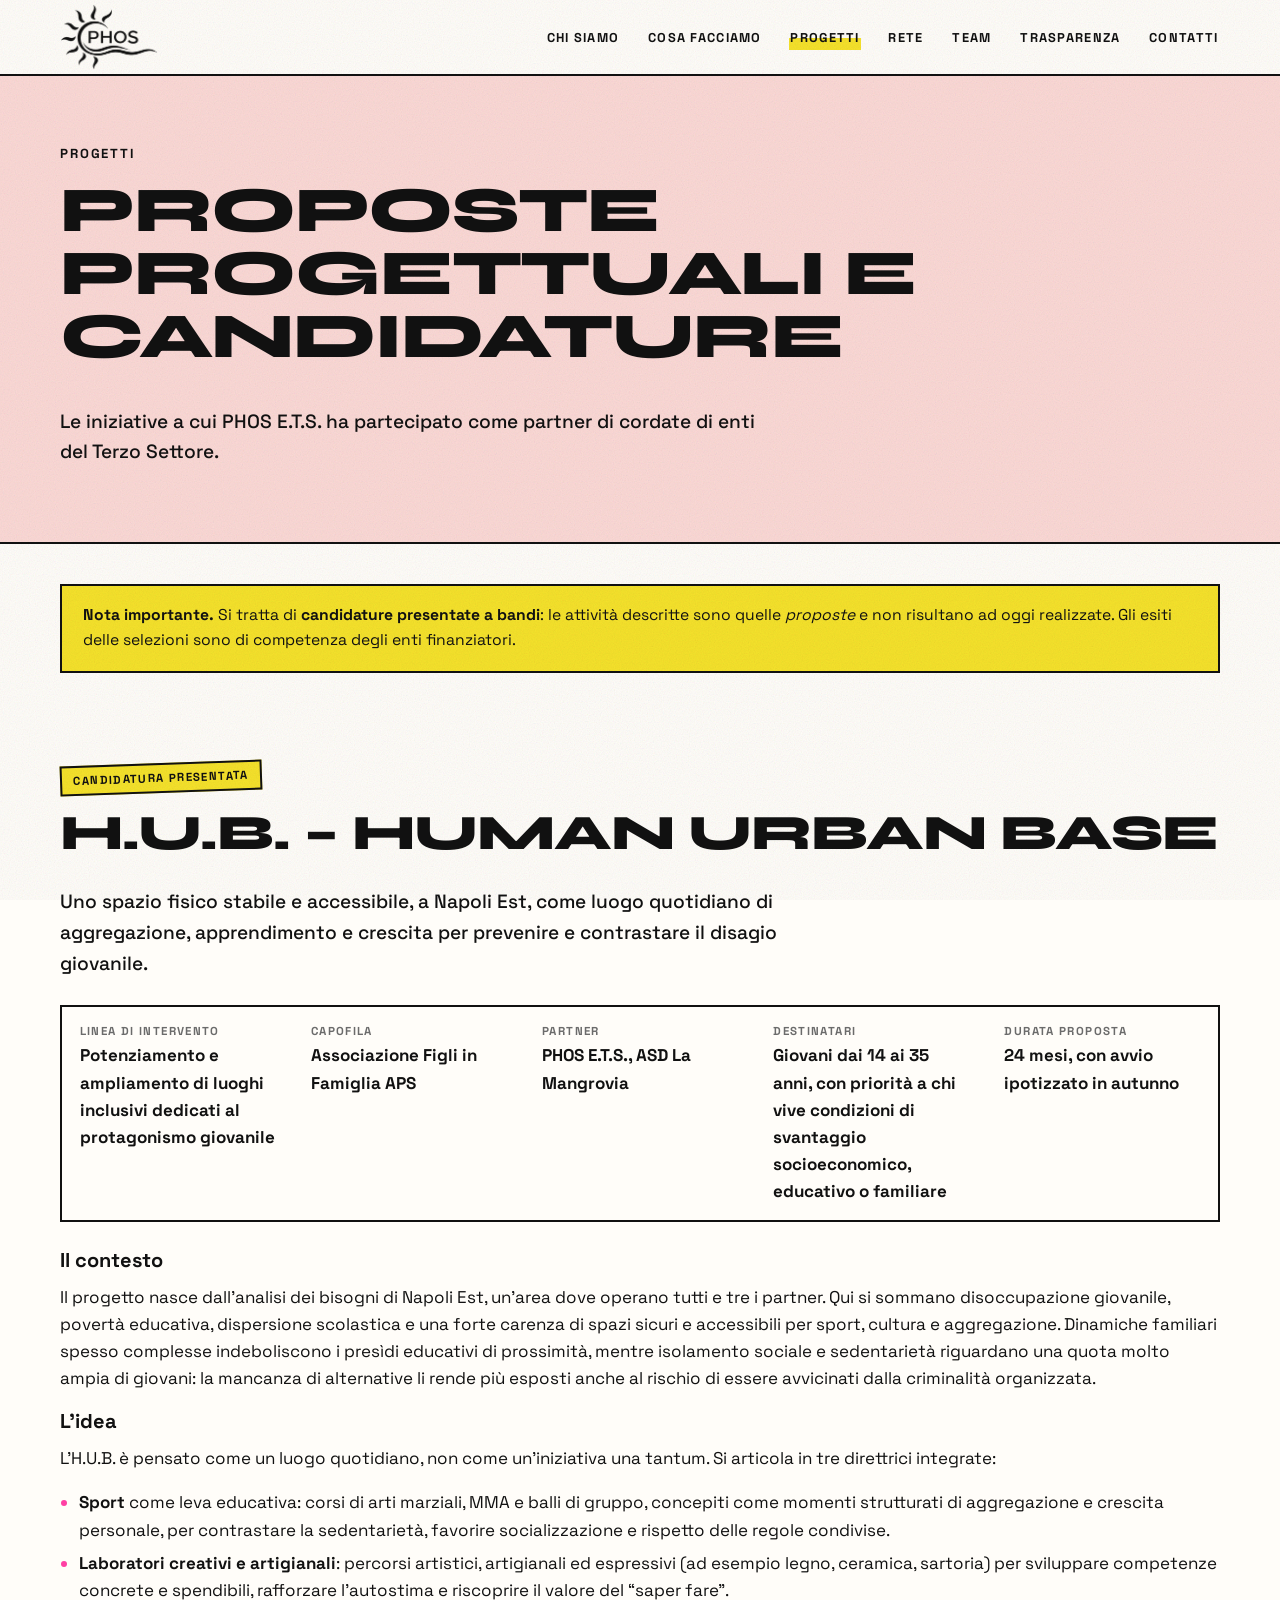
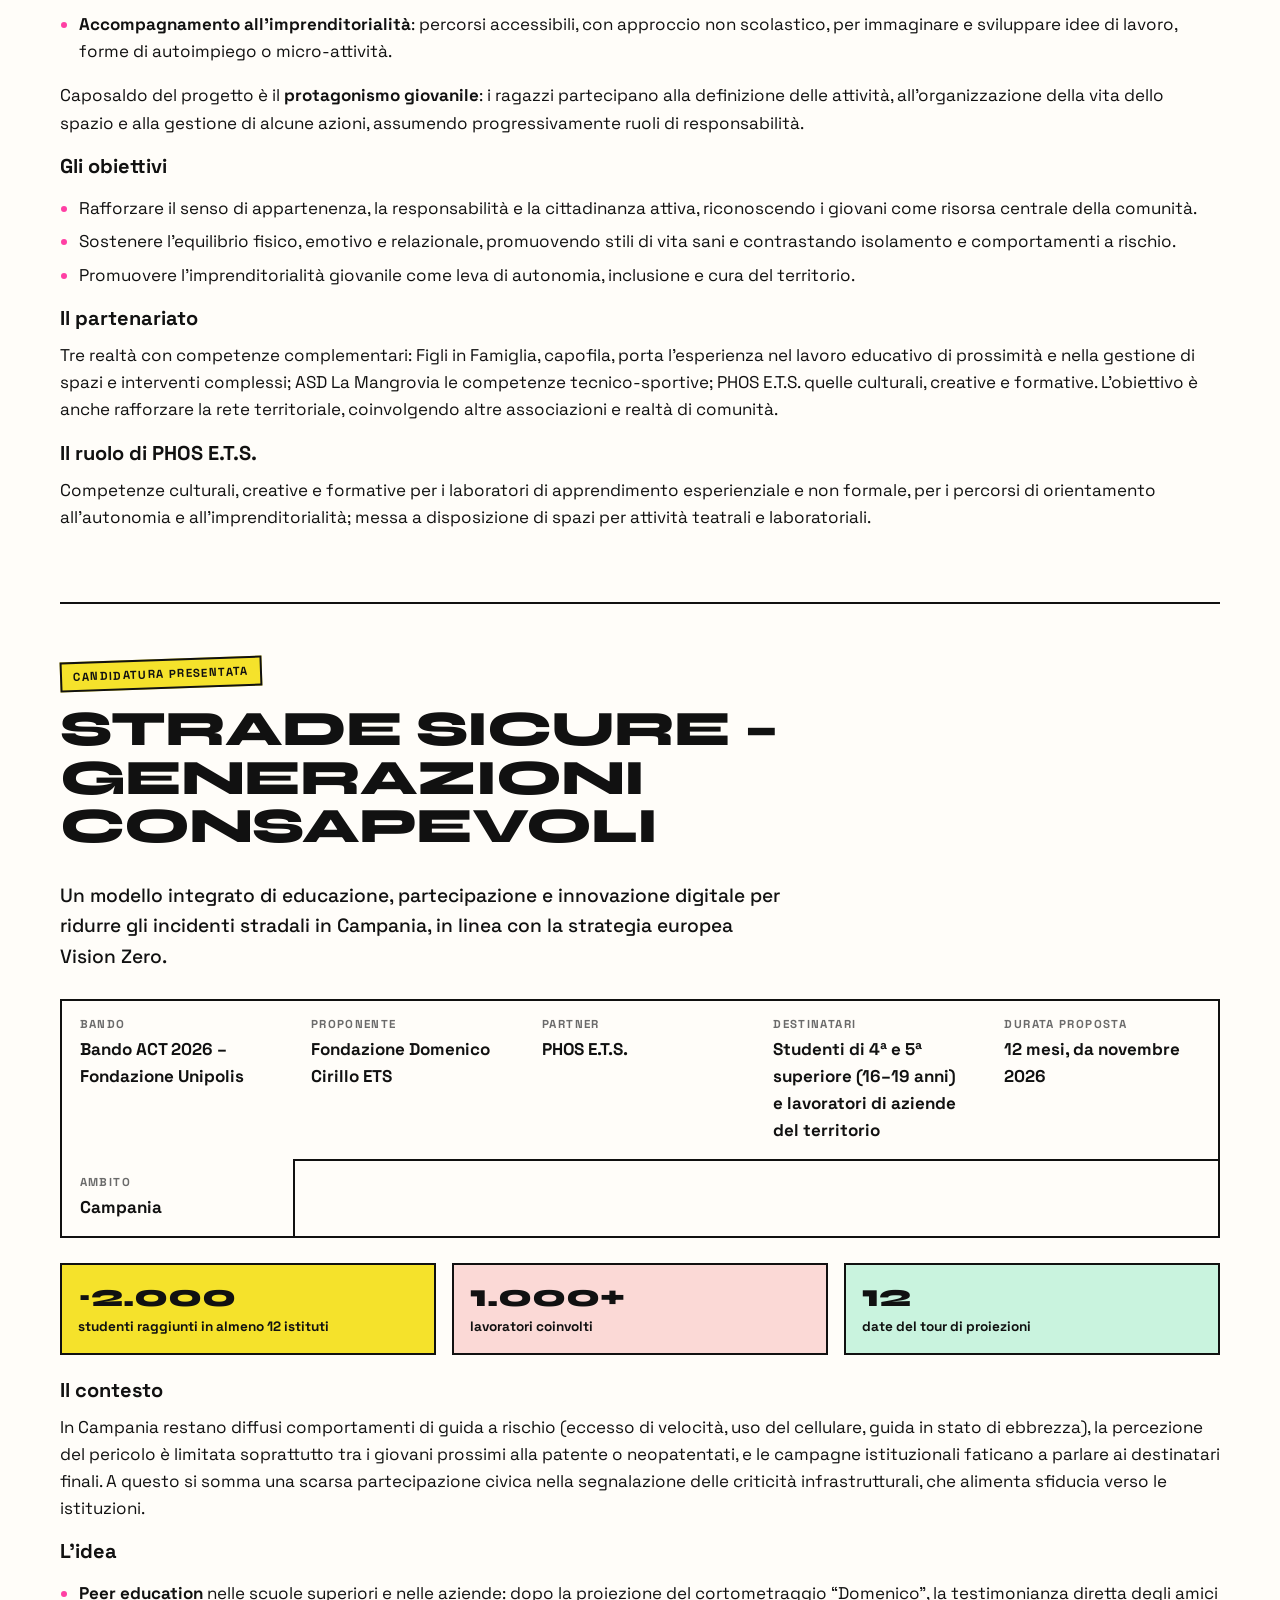
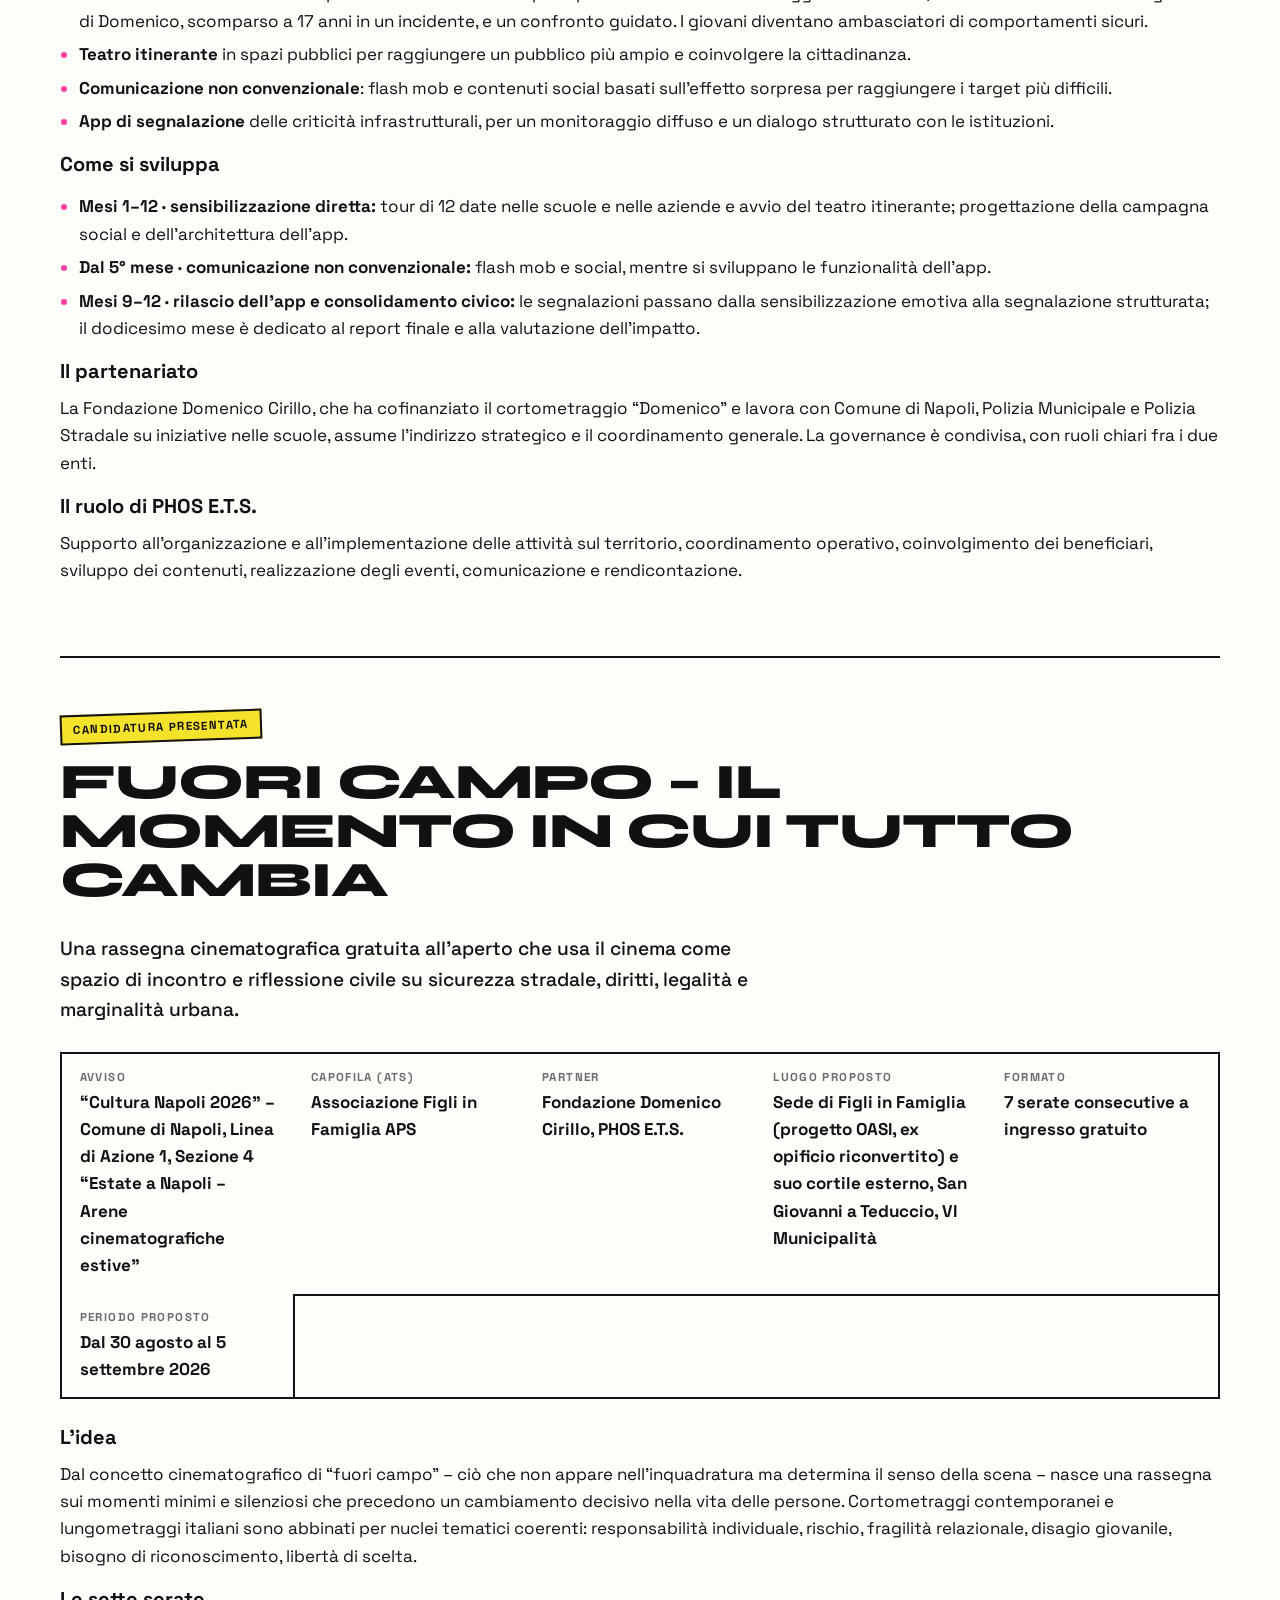
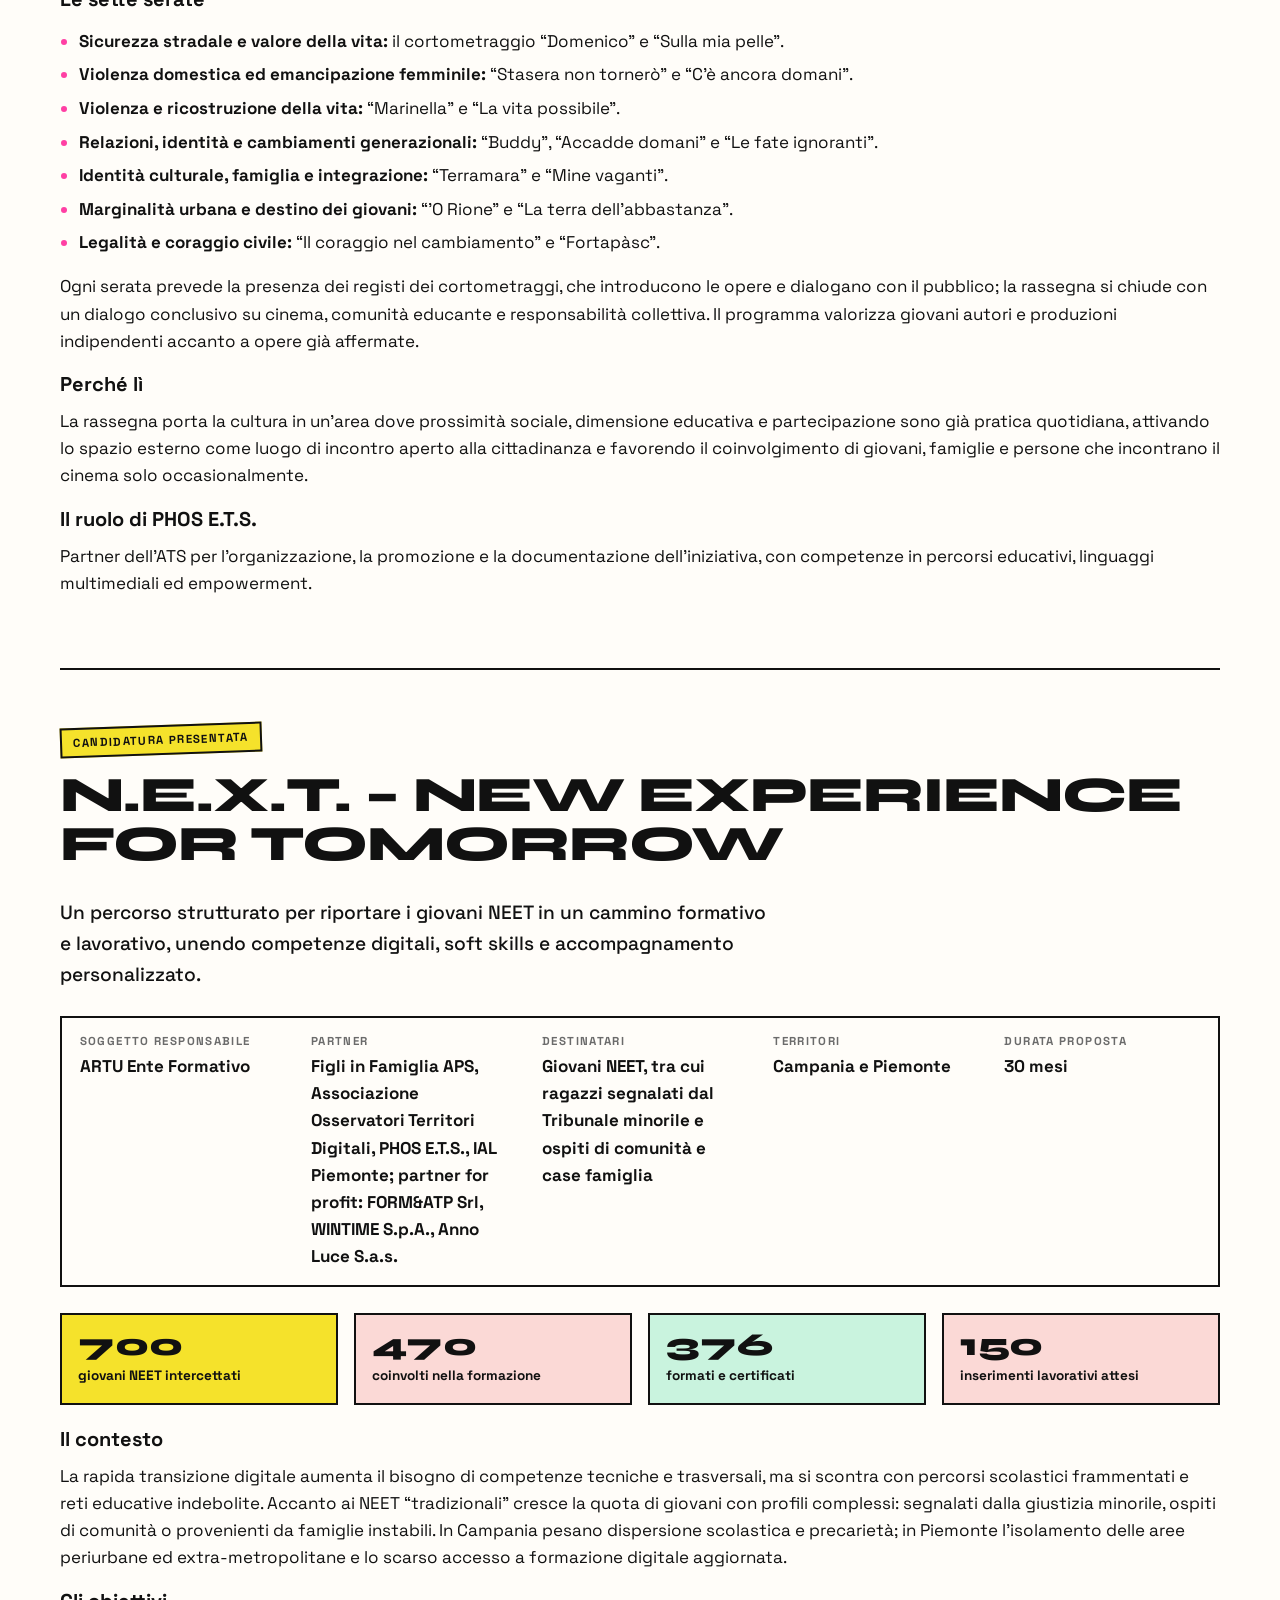
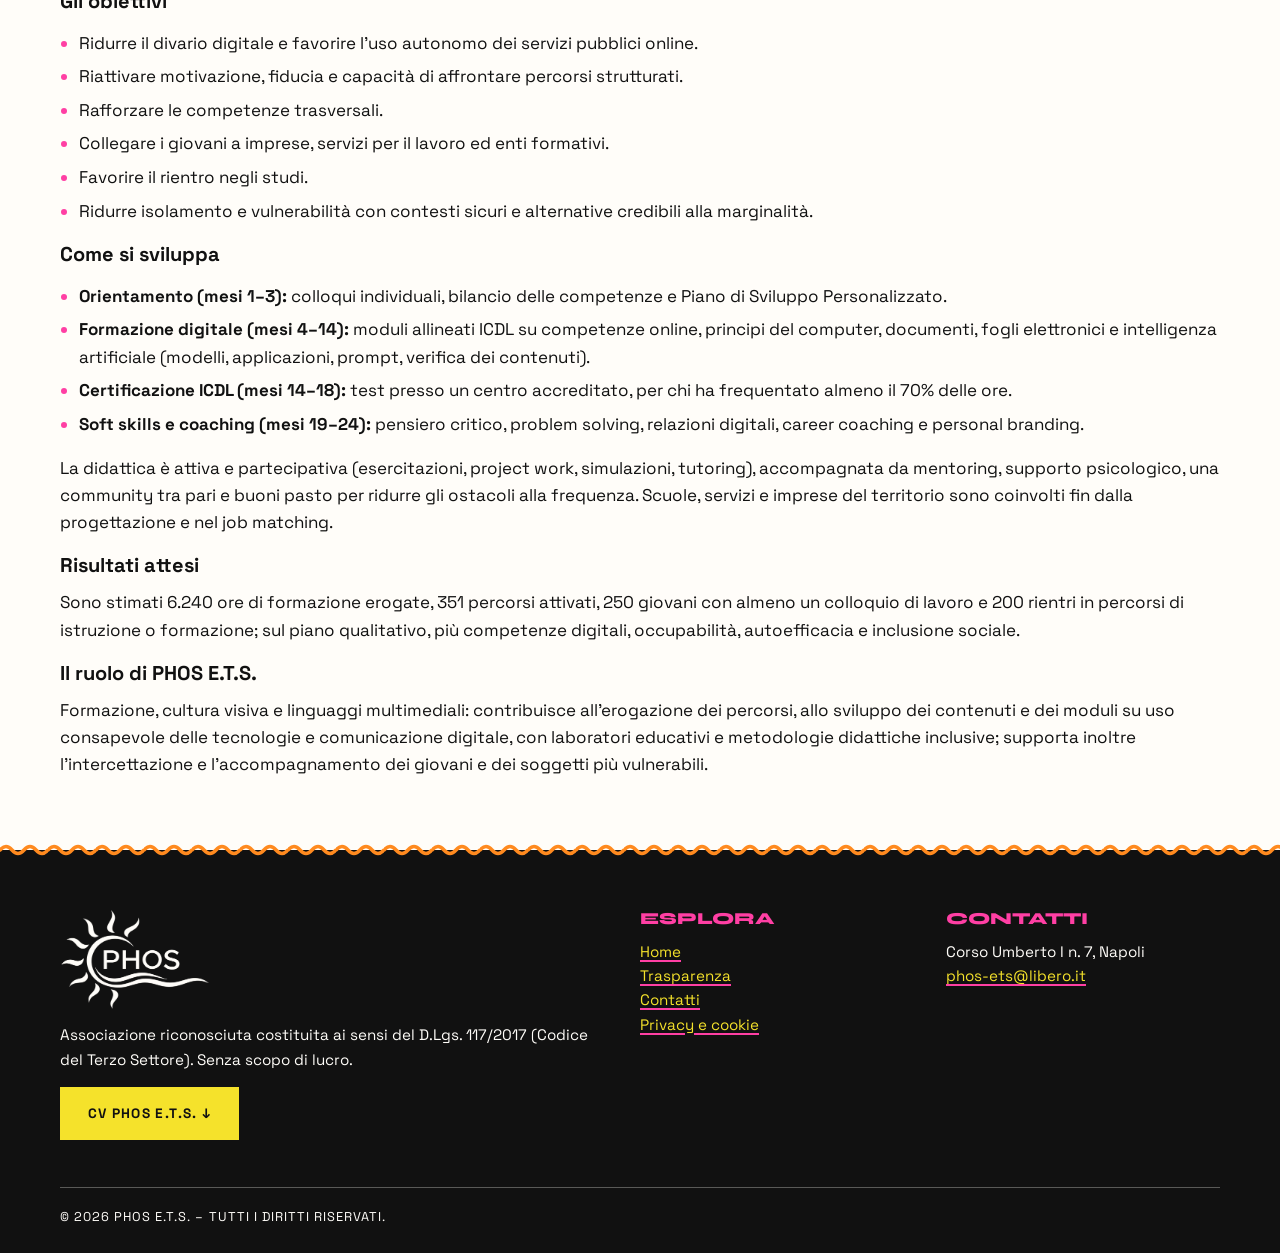
<file: progetti.html>
<!DOCTYPE html>
<html lang="it">
<head>
  <meta charset="utf-8">
  <meta name="viewport" content="width=device-width, initial-scale=1">
  <title>Progetti e candidature – PHOS E.T.S.</title>
  <meta name="description" content="Le proposte progettuali a cui PHOS E.T.S. ha partecipato insieme a enti partner: H.U.B., Strade Sicure, Fuori Campo e N.E.X.T.">
  <link rel="icon" href="assets/favicon.png" type="image/png">
  <link rel="stylesheet" href="css/style.css?v=15">
</head>
<body>
  <header class="site-header">
    <div class="container nav">
      <a class="brand" href="index.html"><img src="assets/logo-phos.png" alt="PHOS" width="800" height="539"></a>
      <button class="nav-toggle" aria-label="Apri il menu" aria-expanded="false">☰</button>
      <ul class="nav-links">
        <li><a href="index.html#chi-siamo">Chi siamo</a></li>
        <li><a href="index.html#ambiti">Cosa facciamo</a></li>
        <li><a href="progetti.html" aria-current="page">Progetti</a></li>
        <li><a href="index.html#rete">Rete</a></li>
        <li><a href="team.html">Team</a></li>
        <li><a href="trasparenza.html">Trasparenza</a></li>
        <li><a href="index.html#contatti">Contatti</a></li>
      </ul>
    </div>
  </header>

  <main>
    <section class="page-hero">
      <div class="container">
        <p class="eyebrow">Progetti</p>
        <h1>Proposte progettuali e candidature</h1>
        <p class="lead">Le iniziative a cui PHOS E.T.S. ha partecipato come partner di cordate di enti del Terzo Settore.</p>
      </div>
    </section>

    <div class="container" style="padding-top:2.5rem">
      <p class="notice"><strong>Nota importante.</strong> Si tratta di <strong>candidature presentate a bandi</strong>: le attività descritte sono quelle <em>proposte</em> e non risultano ad oggi realizzate. Gli esiti delle selezioni sono di competenza degli enti finanziatori.</p>
    </div>

    <div class="container">
      <article class="project" id="hub">
        <span class="badge">Candidatura presentata</span>
        <h2>H.U.B. – Human Urban Base</h2>
        <p class="lead">Uno spazio fisico stabile e accessibile, a Napoli Est, come luogo quotidiano di aggregazione, apprendimento e crescita per prevenire e contrastare il disagio giovanile.</p>
        <dl class="meta"><div><dt>Linea di intervento</dt><dd>Potenziamento e ampliamento di luoghi inclusivi dedicati al protagonismo giovanile</dd></div><div><dt>Capofila</dt><dd>Associazione Figli in Famiglia APS</dd></div><div><dt>Partner</dt><dd>PHOS E.T.S., ASD La Mangrovia</dd></div><div><dt>Destinatari</dt><dd>Giovani dai 14 ai 35 anni, con priorità a chi vive condizioni di svantaggio socioeconomico, educativo o familiare</dd></div><div><dt>Durata proposta</dt><dd>24 mesi, con avvio ipotizzato in autunno</dd></div></dl>
        <h3>Il contesto</h3>
        <p>Il progetto nasce dall’analisi dei bisogni di Napoli Est, un’area dove operano tutti e tre i partner. Qui si sommano disoccupazione giovanile, povertà educativa, dispersione scolastica e una forte carenza di spazi sicuri e accessibili per sport, cultura e aggregazione. Dinamiche familiari spesso complesse indeboliscono i presìdi educativi di prossimità, mentre isolamento sociale e sedentarietà riguardano una quota molto ampia di giovani: la mancanza di alternative li rende più esposti anche al rischio di essere avvicinati dalla criminalità organizzata.</p>
        <h3>L’idea</h3>
        <p>L’H.U.B. è pensato come un luogo quotidiano, non come un’iniziativa una tantum. Si articola in tre direttrici integrate:</p>
        <ul><li><strong>Sport</strong> come leva educativa: corsi di arti marziali, MMA e balli di gruppo, concepiti come momenti strutturati di aggregazione e crescita personale, per contrastare la sedentarietà, favorire socializzazione e rispetto delle regole condivise.</li><li><strong>Laboratori creativi e artigianali</strong>: percorsi artistici, artigianali ed espressivi (ad esempio legno, ceramica, sartoria) per sviluppare competenze concrete e spendibili, rafforzare l’autostima e riscoprire il valore del “saper fare”.</li><li><strong>Accompagnamento all’imprenditorialità</strong>: percorsi accessibili, con approccio non scolastico, per immaginare e sviluppare idee di lavoro, forme di autoimpiego o micro-attività.</li></ul>
        <p>Caposaldo del progetto è il <strong>protagonismo giovanile</strong>: i ragazzi partecipano alla definizione delle attività, all’organizzazione della vita dello spazio e alla gestione di alcune azioni, assumendo progressivamente ruoli di responsabilità.</p>
        <h3>Gli obiettivi</h3>
        <ul><li>Rafforzare il senso di appartenenza, la responsabilità e la cittadinanza attiva, riconoscendo i giovani come risorsa centrale della comunità.</li><li>Sostenere l’equilibrio fisico, emotivo e relazionale, promuovendo stili di vita sani e contrastando isolamento e comportamenti a rischio.</li><li>Promuovere l’imprenditorialità giovanile come leva di autonomia, inclusione e cura del territorio.</li></ul>
        <h3>Il partenariato</h3>
        <p>Tre realtà con competenze complementari: Figli in Famiglia, capofila, porta l’esperienza nel lavoro educativo di prossimità e nella gestione di spazi e interventi complessi; ASD La Mangrovia le competenze tecnico-sportive; PHOS E.T.S. quelle culturali, creative e formative. L’obiettivo è anche rafforzare la rete territoriale, coinvolgendo altre associazioni e realtà di comunità.</p>
        <h3>Il ruolo di PHOS E.T.S.</h3>
        <p>Competenze culturali, creative e formative per i laboratori di apprendimento esperienziale e non formale, per i percorsi di orientamento all’autonomia e all’imprenditorialità; messa a disposizione di spazi per attività teatrali e laboratoriali.</p>
      </article>

      <article class="project" id="strade-sicure">
        <span class="badge">Candidatura presentata</span>
        <h2>Strade Sicure – Generazioni Consapevoli</h2>
        <p class="lead">Un modello integrato di educazione, partecipazione e innovazione digitale per ridurre gli incidenti stradali in Campania, in linea con la strategia europea Vision Zero.</p>
        <dl class="meta"><div><dt>Bando</dt><dd>Bando ACT 2026 – Fondazione Unipolis</dd></div><div><dt>Proponente</dt><dd>Fondazione Domenico Cirillo ETS</dd></div><div><dt>Partner</dt><dd>PHOS E.T.S.</dd></div><div><dt>Destinatari</dt><dd>Studenti di 4ª e 5ª superiore (16–19 anni) e lavoratori di aziende del territorio</dd></div><div><dt>Durata proposta</dt><dd>12 mesi, da novembre 2026</dd></div><div><dt>Ambito</dt><dd>Campania</dd></div></dl>
        <div class="facts"><div><strong>~2.000</strong><span>studenti raggiunti in almeno 12 istituti</span></div><div><strong>1.000+</strong><span>lavoratori coinvolti</span></div><div><strong>12</strong><span>date del tour di proiezioni</span></div></div>
        <h3>Il contesto</h3>
        <p>In Campania restano diffusi comportamenti di guida a rischio (eccesso di velocità, uso del cellulare, guida in stato di ebbrezza), la percezione del pericolo è limitata soprattutto tra i giovani prossimi alla patente o neopatentati, e le campagne istituzionali faticano a parlare ai destinatari finali. A questo si somma una scarsa partecipazione civica nella segnalazione delle criticità infrastrutturali, che alimenta sfiducia verso le istituzioni.</p>
        <h3>L’idea</h3>
        <ul><li><strong>Peer education</strong> nelle scuole superiori e nelle aziende: dopo la proiezione del cortometraggio “Domenico”, la testimonianza diretta degli amici di Domenico, scomparso a 17 anni in un incidente, e un confronto guidato. I giovani diventano ambasciatori di comportamenti sicuri.</li><li><strong>Teatro itinerante</strong> in spazi pubblici per raggiungere un pubblico più ampio e coinvolgere la cittadinanza.</li><li><strong>Comunicazione non convenzionale</strong>: flash mob e contenuti social basati sull’effetto sorpresa per raggiungere i target più difficili.</li><li><strong>App di segnalazione</strong> delle criticità infrastrutturali, per un monitoraggio diffuso e un dialogo strutturato con le istituzioni.</li></ul>
        <h3>Come si sviluppa</h3>
        <ul><li><strong>Mesi 1–12 · sensibilizzazione diretta:</strong> tour di 12 date nelle scuole e nelle aziende e avvio del teatro itinerante; progettazione della campagna social e dell’architettura dell’app.</li><li><strong>Dal 5° mese · comunicazione non convenzionale:</strong> flash mob e social, mentre si sviluppano le funzionalità dell’app.</li><li><strong>Mesi 9–12 · rilascio dell’app e consolidamento civico:</strong> le segnalazioni passano dalla sensibilizzazione emotiva alla segnalazione strutturata; il dodicesimo mese è dedicato al report finale e alla valutazione dell’impatto.</li></ul>
        <h3>Il partenariato</h3>
        <p>La Fondazione Domenico Cirillo, che ha cofinanziato il cortometraggio “Domenico” e lavora con Comune di Napoli, Polizia Municipale e Polizia Stradale su iniziative nelle scuole, assume l’indirizzo strategico e il coordinamento generale. La governance è condivisa, con ruoli chiari fra i due enti.</p>
        <h3>Il ruolo di PHOS E.T.S.</h3>
        <p>Supporto all’organizzazione e all’implementazione delle attività sul territorio, coordinamento operativo, coinvolgimento dei beneficiari, sviluppo dei contenuti, realizzazione degli eventi, comunicazione e rendicontazione.</p>
      </article>

      <article class="project" id="fuori-campo">
        <span class="badge">Candidatura presentata</span>
        <h2>Fuori Campo – Il momento in cui tutto cambia</h2>
        <p class="lead">Una rassegna cinematografica gratuita all’aperto che usa il cinema come spazio di incontro e riflessione civile su sicurezza stradale, diritti, legalità e marginalità urbana.</p>
        <dl class="meta"><div><dt>Avviso</dt><dd>“Cultura Napoli 2026” – Comune di Napoli, Linea di Azione 1, Sezione 4 “Estate a Napoli – Arene cinematografiche estive”</dd></div><div><dt>Capofila (ATS)</dt><dd>Associazione Figli in Famiglia APS</dd></div><div><dt>Partner</dt><dd>Fondazione Domenico Cirillo, PHOS E.T.S.</dd></div><div><dt>Luogo proposto</dt><dd>Sede di Figli in Famiglia (progetto OASI, ex opificio riconvertito) e suo cortile esterno, San Giovanni a Teduccio, VI Municipalità</dd></div><div><dt>Formato</dt><dd>7 serate consecutive a ingresso gratuito</dd></div><div><dt>Periodo proposto</dt><dd>Dal 30 agosto al 5 settembre 2026</dd></div></dl>
        <h3>L’idea</h3>
        <p>Dal concetto cinematografico di “fuori campo” – ciò che non appare nell’inquadratura ma determina il senso della scena – nasce una rassegna sui momenti minimi e silenziosi che precedono un cambiamento decisivo nella vita delle persone. Cortometraggi contemporanei e lungometraggi italiani sono abbinati per nuclei tematici coerenti: responsabilità individuale, rischio, fragilità relazionale, disagio giovanile, bisogno di riconoscimento, libertà di scelta.</p>
        <h3>Le sette serate</h3>
        <ul><li><strong>Sicurezza stradale e valore della vita:</strong> il cortometraggio “Domenico” e “Sulla mia pelle”.</li><li><strong>Violenza domestica ed emancipazione femminile:</strong> “Stasera non tornerò” e “C’è ancora domani”.</li><li><strong>Violenza e ricostruzione della vita:</strong> “Marinella” e “La vita possibile”.</li><li><strong>Relazioni, identità e cambiamenti generazionali:</strong> “Buddy”, “Accadde domani” e “Le fate ignoranti”.</li><li><strong>Identità culturale, famiglia e integrazione:</strong> “Terramara” e “Mine vaganti”.</li><li><strong>Marginalità urbana e destino dei giovani:</strong> “’O Rione” e “La terra dell’abbastanza”.</li><li><strong>Legalità e coraggio civile:</strong> “Il coraggio nel cambiamento” e “Fortapàsc”.</li></ul>
        <p>Ogni serata prevede la presenza dei registi dei cortometraggi, che introducono le opere e dialogano con il pubblico; la rassegna si chiude con un dialogo conclusivo su cinema, comunità educante e responsabilità collettiva. Il programma valorizza giovani autori e produzioni indipendenti accanto a opere già affermate.</p>
        <h3>Perché lì</h3>
        <p>La rassegna porta la cultura in un’area dove prossimità sociale, dimensione educativa e partecipazione sono già pratica quotidiana, attivando lo spazio esterno come luogo di incontro aperto alla cittadinanza e favorendo il coinvolgimento di giovani, famiglie e persone che incontrano il cinema solo occasionalmente.</p>
        <h3>Il ruolo di PHOS E.T.S.</h3>
        <p>Partner dell’ATS per l’organizzazione, la promozione e la documentazione dell’iniziativa, con competenze in percorsi educativi, linguaggi multimediali ed empowerment.</p>
      </article>

      <article class="project" id="next">
        <span class="badge">Candidatura presentata</span>
        <h2>N.E.X.T. – New Experience for Tomorrow</h2>
        <p class="lead">Un percorso strutturato per riportare i giovani NEET in un cammino formativo e lavorativo, unendo competenze digitali, soft skills e accompagnamento personalizzato.</p>
        <dl class="meta"><div><dt>Soggetto responsabile</dt><dd>ARTU Ente Formativo</dd></div><div><dt>Partner</dt><dd>Figli in Famiglia APS, Associazione Osservatori Territori Digitali, PHOS E.T.S., IAL Piemonte; partner for profit: FORM&amp;ATP Srl, WINTIME S.p.A., Anno Luce S.a.s.</dd></div><div><dt>Destinatari</dt><dd>Giovani NEET, tra cui ragazzi segnalati dal Tribunale minorile e ospiti di comunità e case famiglia</dd></div><div><dt>Territori</dt><dd>Campania e Piemonte</dd></div><div><dt>Durata proposta</dt><dd>30 mesi</dd></div></dl>
        <div class="facts"><div><strong>700</strong><span>giovani NEET intercettati</span></div><div><strong>470</strong><span>coinvolti nella formazione</span></div><div><strong>376</strong><span>formati e certificati</span></div><div><strong>150</strong><span>inserimenti lavorativi attesi</span></div></div>
        <h3>Il contesto</h3>
        <p>La rapida transizione digitale aumenta il bisogno di competenze tecniche e trasversali, ma si scontra con percorsi scolastici frammentati e reti educative indebolite. Accanto ai NEET “tradizionali” cresce la quota di giovani con profili complessi: segnalati dalla giustizia minorile, ospiti di comunità o provenienti da famiglie instabili. In Campania pesano dispersione scolastica e precarietà; in Piemonte l’isolamento delle aree periurbane ed extra-metropolitane e lo scarso accesso a formazione digitale aggiornata.</p>
        <h3>Gli obiettivi</h3>
        <ul><li>Ridurre il divario digitale e favorire l’uso autonomo dei servizi pubblici online.</li><li>Riattivare motivazione, fiducia e capacità di affrontare percorsi strutturati.</li><li>Rafforzare le competenze trasversali.</li><li>Collegare i giovani a imprese, servizi per il lavoro ed enti formativi.</li><li>Favorire il rientro negli studi.</li><li>Ridurre isolamento e vulnerabilità con contesti sicuri e alternative credibili alla marginalità.</li></ul>
        <h3>Come si sviluppa</h3>
        <ul><li><strong>Orientamento (mesi 1–3):</strong> colloqui individuali, bilancio delle competenze e Piano di Sviluppo Personalizzato.</li><li><strong>Formazione digitale (mesi 4–14):</strong> moduli allineati ICDL su competenze online, principi del computer, documenti, fogli elettronici e intelligenza artificiale (modelli, applicazioni, prompt, verifica dei contenuti).</li><li><strong>Certificazione ICDL (mesi 14–18):</strong> test presso un centro accreditato, per chi ha frequentato almeno il 70% delle ore.</li><li><strong>Soft skills e coaching (mesi 19–24):</strong> pensiero critico, problem solving, relazioni digitali, career coaching e personal branding.</li></ul>
        <p>La didattica è attiva e partecipativa (esercitazioni, project work, simulazioni, tutoring), accompagnata da mentoring, supporto psicologico, una community tra pari e buoni pasto per ridurre gli ostacoli alla frequenza. Scuole, servizi e imprese del territorio sono coinvolti fin dalla progettazione e nel job matching.</p>
        <h3>Risultati attesi</h3>
        <p>Sono stimati 6.240 ore di formazione erogate, 351 percorsi attivati, 250 giovani con almeno un colloquio di lavoro e 200 rientri in percorsi di istruzione o formazione; sul piano qualitativo, più competenze digitali, occupabilità, autoefficacia e inclusione sociale.</p>
        <h3>Il ruolo di PHOS E.T.S.</h3>
        <p>Formazione, cultura visiva e linguaggi multimediali: contribuisce all’erogazione dei percorsi, allo sviluppo dei contenuti e dei moduli su uso consapevole delle tecnologie e comunicazione digitale, con laboratori educativi e metodologie didattiche inclusive; supporta inoltre l’intercettazione e l’accompagnamento dei giovani e dei soggetti più vulnerabili.</p>
      </article>
    </div>
  </main>

  <footer class="site-footer">
    <div class="container">
      <div class="footer-grid">
        <div>
          <img class="foot-logo" src="assets/logo-phos-white.png" alt="PHOS E.T.S." width="800" height="539">
          <p>Associazione riconosciuta costituita ai sensi del D.Lgs. 117/2017 (Codice del Terzo Settore). Senza scopo di lucro.</p>
          <p><a class="btn" href="CV-Phos.pdf" download="CV Phos.pdf">CV Phos E.T.S. ↓</a></p>
        </div>
        <div>
          <h3>Esplora</h3>
          <p><a href="index.html">Home</a><br><a href="trasparenza.html">Trasparenza</a><br><a href="index.html#contatti">Contatti</a><br><a href="privacy.html">Privacy e cookie</a></p>
        </div>
        <div>
          <h3>Contatti</h3>
          <p>Corso Umberto I n. 7, Napoli<br><a href="mailto:phos-ets@libero.it">phos-ets@libero.it</a></p>
        </div>
      </div>
      <div class="footer-bottom">© <span id="anno">2026</span> PHOS E.T.S. – Tutti i diritti riservati.</div>
    </div>
  </footer>
  <script src="js/main.js?v=15"></script>
</body>
</html>
</file>
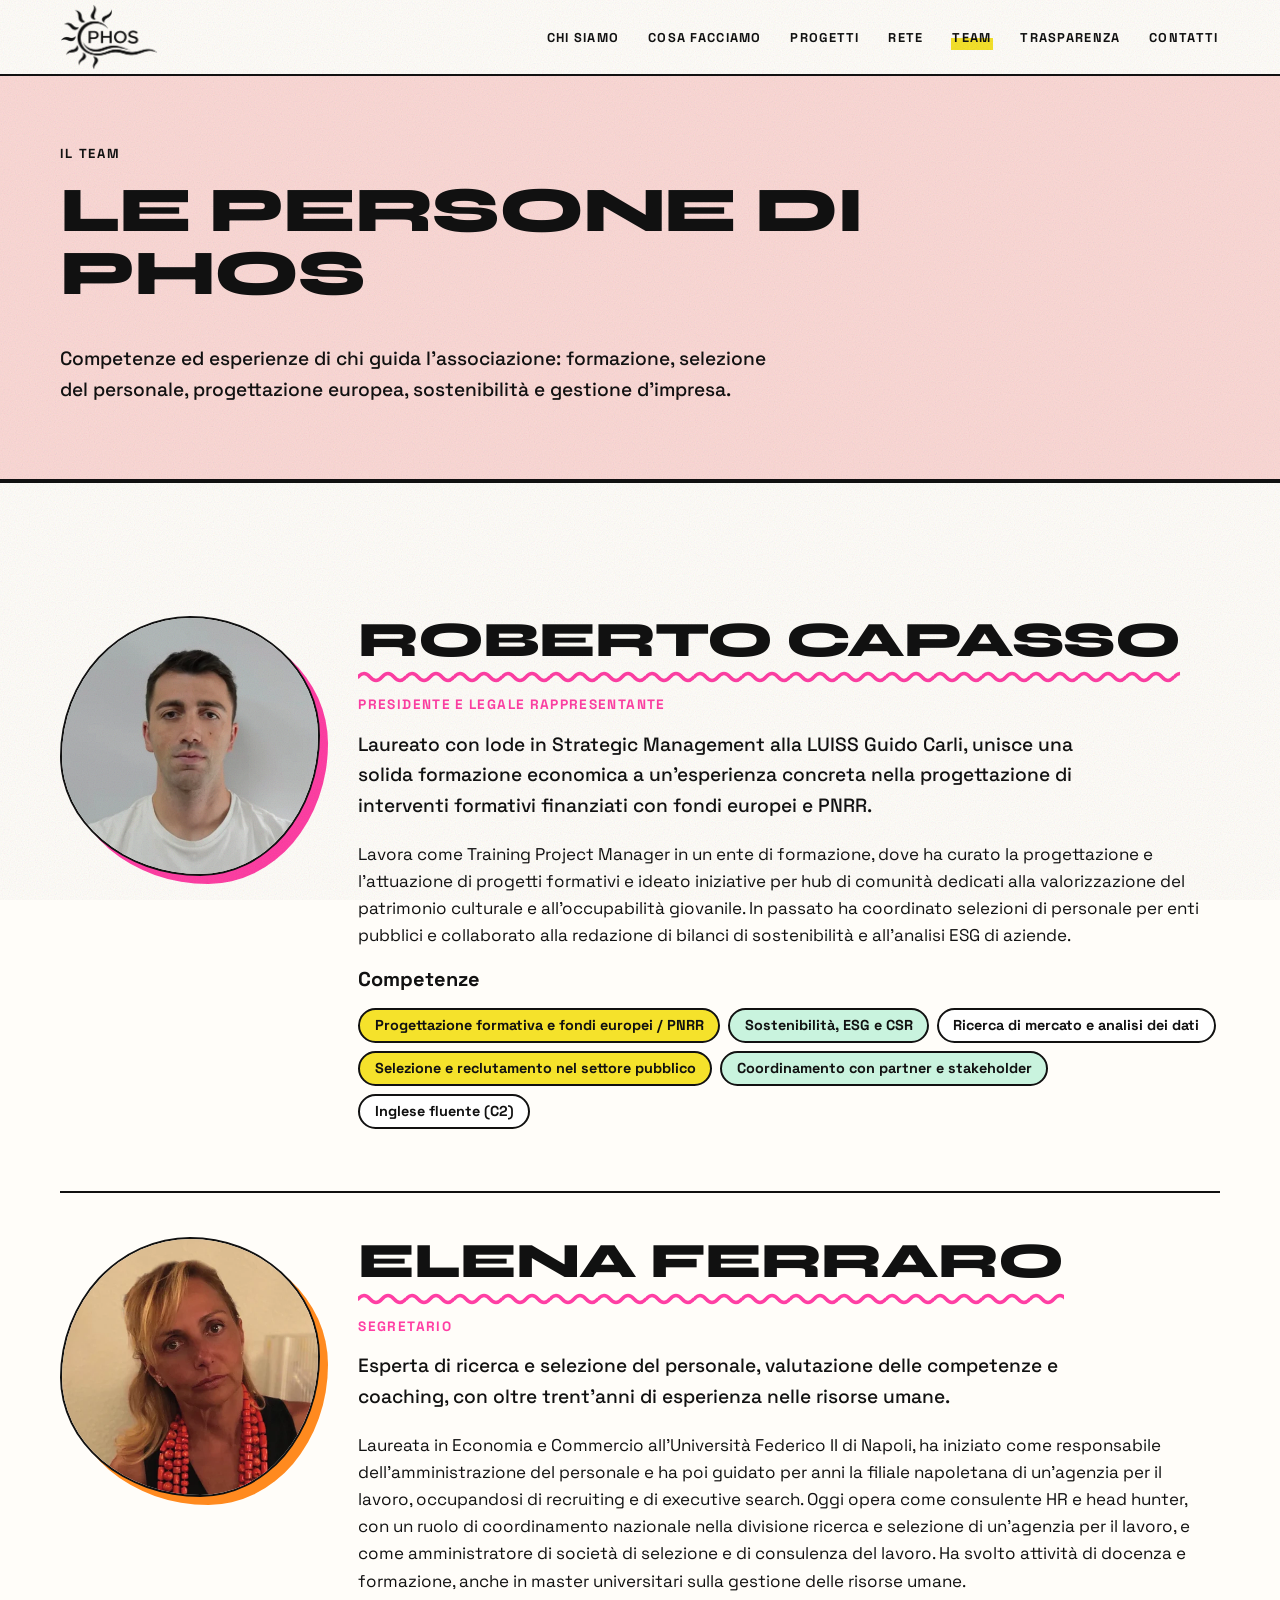
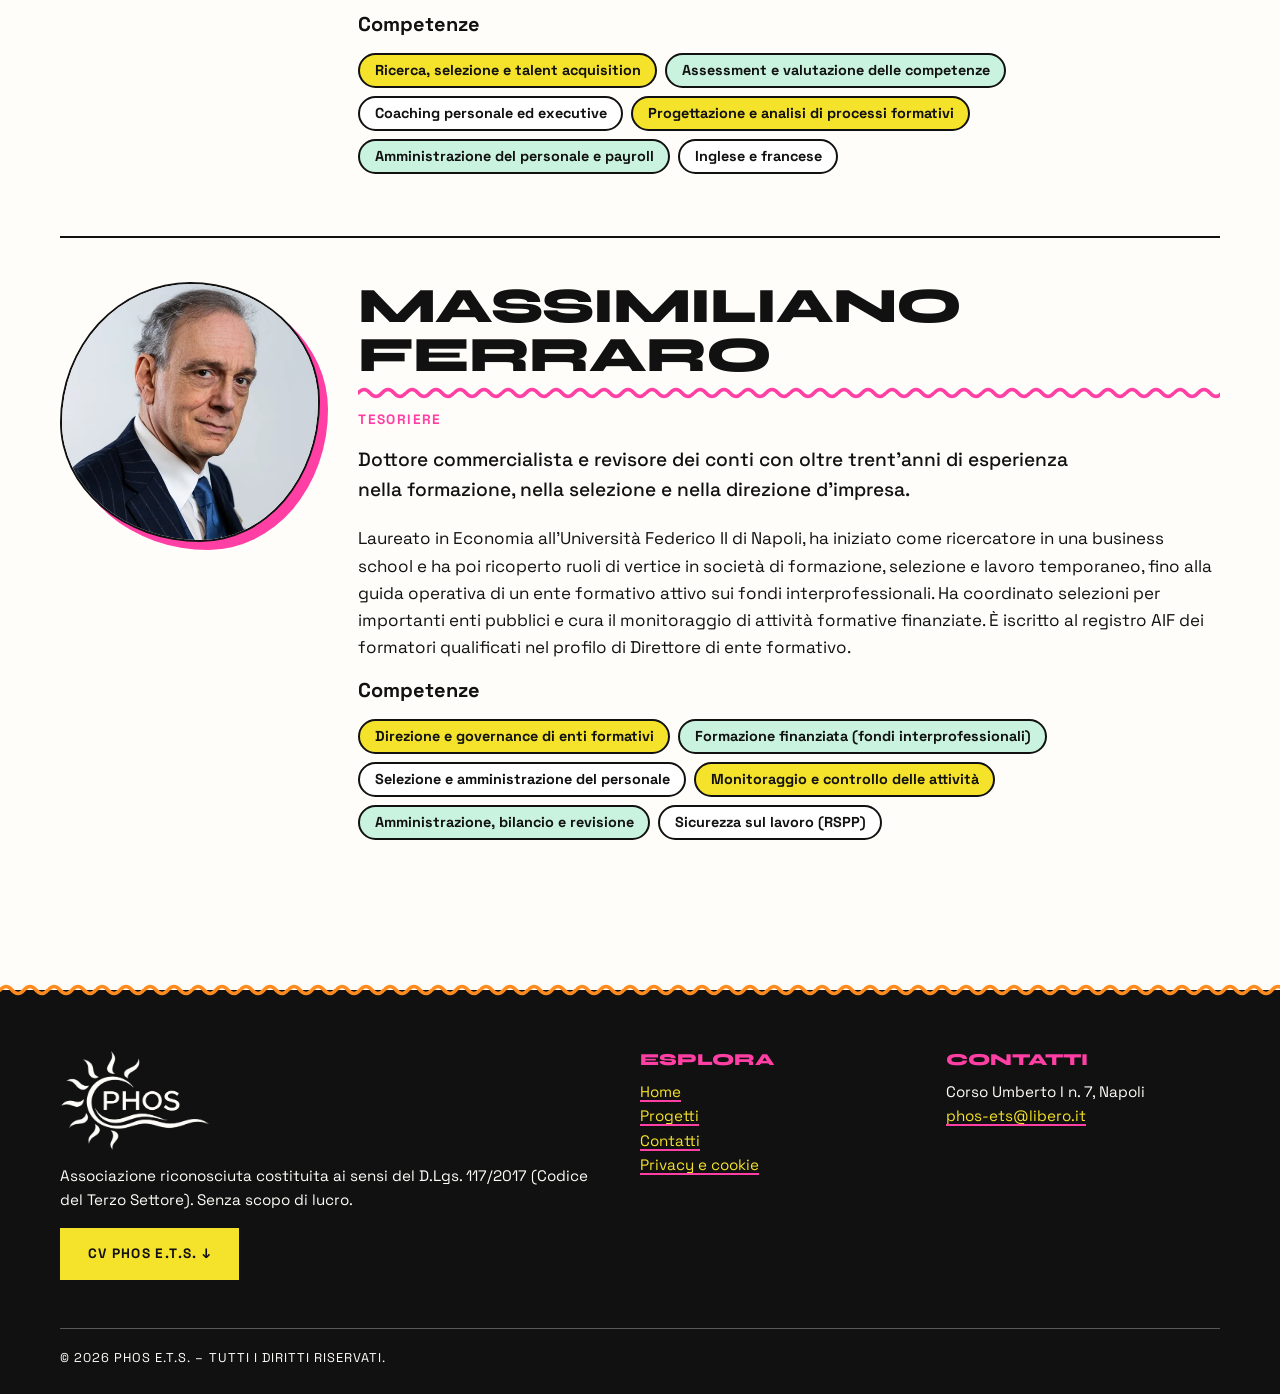
<file: team.html>
<!DOCTYPE html>
<html lang="it">
<head>
  <meta charset="utf-8">
  <meta name="viewport" content="width=device-width, initial-scale=1">
  <title>Il team – PHOS E.T.S.</title>
  <meta name="description" content="Le persone che guidano PHOS E.T.S.: competenze ed esperienze del team.">
  <link rel="icon" href="assets/favicon.png" type="image/png">
  <link rel="stylesheet" href="css/style.css?v=15">
</head>
<body>
  <header class="site-header">
    <div class="container nav">
      <a class="brand" href="index.html"><img src="assets/logo-phos.png" alt="PHOS" width="800" height="539"></a>
      <button class="nav-toggle" aria-label="Apri il menu" aria-expanded="false">☰</button>
      <ul class="nav-links">
        <li><a href="index.html#chi-siamo">Chi siamo</a></li>
        <li><a href="index.html#ambiti">Cosa facciamo</a></li>
        <li><a href="progetti.html">Progetti</a></li>
        <li><a href="index.html#rete">Rete</a></li>
        <li><a href="team.html" aria-current="page">Team</a></li>
        <li><a href="trasparenza.html">Trasparenza</a></li>
        <li><a href="index.html#contatti">Contatti</a></li>
      </ul>
    </div>
  </header>

  <main>
    <section class="page-hero">
      <div class="container">
        <p class="eyebrow">Il team</p>
        <h1>Le persone di PHOS</h1>
        <p class="lead">Competenze ed esperienze di chi guida l’associazione: formazione, selezione del personale, progettazione europea, sostenibilità e gestione d’impresa.</p>
      </div>
    </section>

    <section class="section">
      <div class="container">
        <article class="member">
          <img class="photo" src="assets/team-capasso.webp" alt="Ritratto di Roberto Capasso" width="480" height="480">
          <div>
            <h2>Roberto Capasso</h2>
            <p class="role">Presidente e legale rappresentante</p>
            <p class="lead">Laureato con lode in Strategic Management alla LUISS Guido Carli, unisce una solida formazione economica a un’esperienza concreta nella progettazione di interventi formativi finanziati con fondi europei e PNRR.</p>
            <p>Lavora come Training Project Manager in un ente di formazione, dove ha curato la progettazione e l’attuazione di progetti formativi e ideato iniziative per hub di comunità dedicati alla valorizzazione del patrimonio culturale e all’occupabilità giovanile. In passato ha coordinato selezioni di personale per enti pubblici e collaborato alla redazione di bilanci di sostenibilità e all’analisi ESG di aziende.</p>
            <h3>Competenze</h3>
            <ul class="tags">
              <li>Progettazione formativa e fondi europei / PNRR</li>
              <li>Sostenibilità, ESG e CSR</li>
              <li>Ricerca di mercato e analisi dei dati</li>
              <li>Selezione e reclutamento nel settore pubblico</li>
              <li>Coordinamento con partner e stakeholder</li>
              <li>Inglese fluente (C2)</li>
            </ul>
          </div>
        </article>

        <article class="member">
          <img class="photo" src="assets/team-ferraro-elena.webp" alt="Ritratto di Elena Ferraro" width="480" height="480">
          <div>
            <h2>Elena Ferraro</h2>
            <p class="role">Segretario</p>
            <p class="lead">Esperta di ricerca e selezione del personale, valutazione delle competenze e coaching, con oltre trent’anni di esperienza nelle risorse umane.</p>
            <p>Laureata in Economia e Commercio all’Università Federico II di Napoli, ha iniziato come responsabile dell’amministrazione del personale e ha poi guidato per anni la filiale napoletana di un’agenzia per il lavoro, occupandosi di recruiting e di executive search. Oggi opera come consulente HR e head hunter, con un ruolo di coordinamento nazionale nella divisione ricerca e selezione di un’agenzia per il lavoro, e come amministratore di società di selezione e di consulenza del lavoro. Ha svolto attività di docenza e formazione, anche in master universitari sulla gestione delle risorse umane.</p>
            <h3>Competenze</h3>
            <ul class="tags">
              <li>Ricerca, selezione e talent acquisition</li>
              <li>Assessment e valutazione delle competenze</li>
              <li>Coaching personale ed executive</li>
              <li>Progettazione e analisi di processi formativi</li>
              <li>Amministrazione del personale e payroll</li>
              <li>Inglese e francese</li>
            </ul>
          </div>
        </article>

        <article class="member">
          <img class="photo" src="assets/team-ferraro.webp" alt="Ritratto di Massimiliano Ferraro" width="480" height="480">
          <div>
            <h2>Massimiliano Ferraro</h2>
            <p class="role">Tesoriere</p>
            <p class="lead">Dottore commercialista e revisore dei conti con oltre trent’anni di esperienza nella formazione, nella selezione e nella direzione d’impresa.</p>
            <p>Laureato in Economia all’Università Federico II di Napoli, ha iniziato come ricercatore in una business school e ha poi ricoperto ruoli di vertice in società di formazione, selezione e lavoro temporaneo, fino alla guida operativa di un ente formativo attivo sui fondi interprofessionali. Ha coordinato selezioni per importanti enti pubblici e cura il monitoraggio di attività formative finanziate. È iscritto al registro AIF dei formatori qualificati nel profilo di Direttore di ente formativo.</p>
            <h3>Competenze</h3>
            <ul class="tags">
              <li>Direzione e governance di enti formativi</li>
              <li>Formazione finanziata (fondi interprofessionali)</li>
              <li>Selezione e amministrazione del personale</li>
              <li>Monitoraggio e controllo delle attività</li>
              <li>Amministrazione, bilancio e revisione</li>
              <li>Sicurezza sul lavoro (RSPP)</li>
            </ul>
          </div>
        </article>
      </div>
    </section>
  </main>

  <footer class="site-footer">
    <div class="container">
      <div class="footer-grid">
        <div>
          <img class="foot-logo" src="assets/logo-phos-white.png" alt="PHOS E.T.S." width="800" height="539">
          <p>Associazione riconosciuta costituita ai sensi del D.Lgs. 117/2017 (Codice del Terzo Settore). Senza scopo di lucro.</p>
          <p><a class="btn" href="CV-Phos.pdf" download="CV Phos.pdf">CV Phos E.T.S. ↓</a></p>
        </div>
        <div>
          <h3>Esplora</h3>
          <p><a href="index.html">Home</a><br><a href="progetti.html">Progetti</a><br><a href="index.html#contatti">Contatti</a><br><a href="privacy.html">Privacy e cookie</a></p>
        </div>
        <div>
          <h3>Contatti</h3>
          <p>Corso Umberto I n. 7, Napoli<br><a href="mailto:phos-ets@libero.it">phos-ets@libero.it</a></p>
        </div>
      </div>
      <div class="footer-bottom">© <span id="anno">2026</span> PHOS E.T.S. – Tutti i diritti riservati.</div>
    </div>
  </footer>
  <script src="js/main.js?v=15"></script>
</body>
</html>
</file>
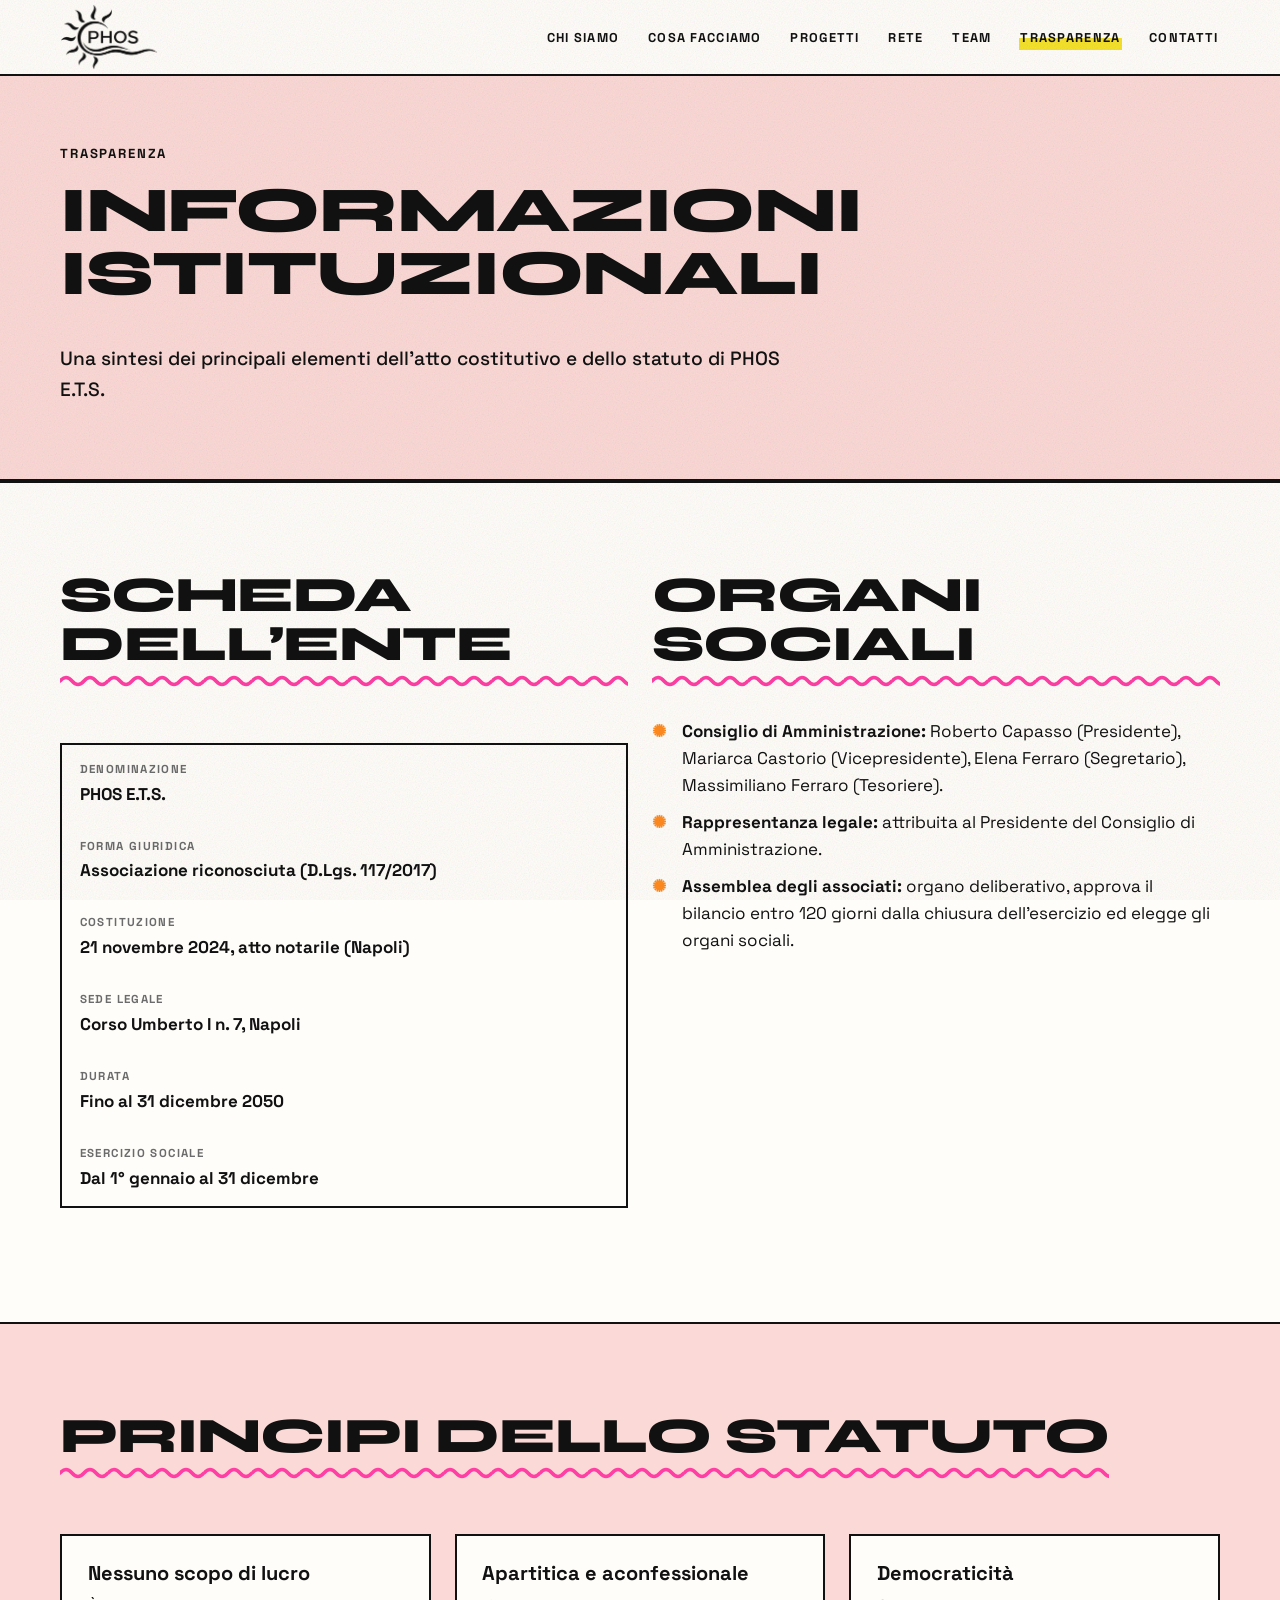
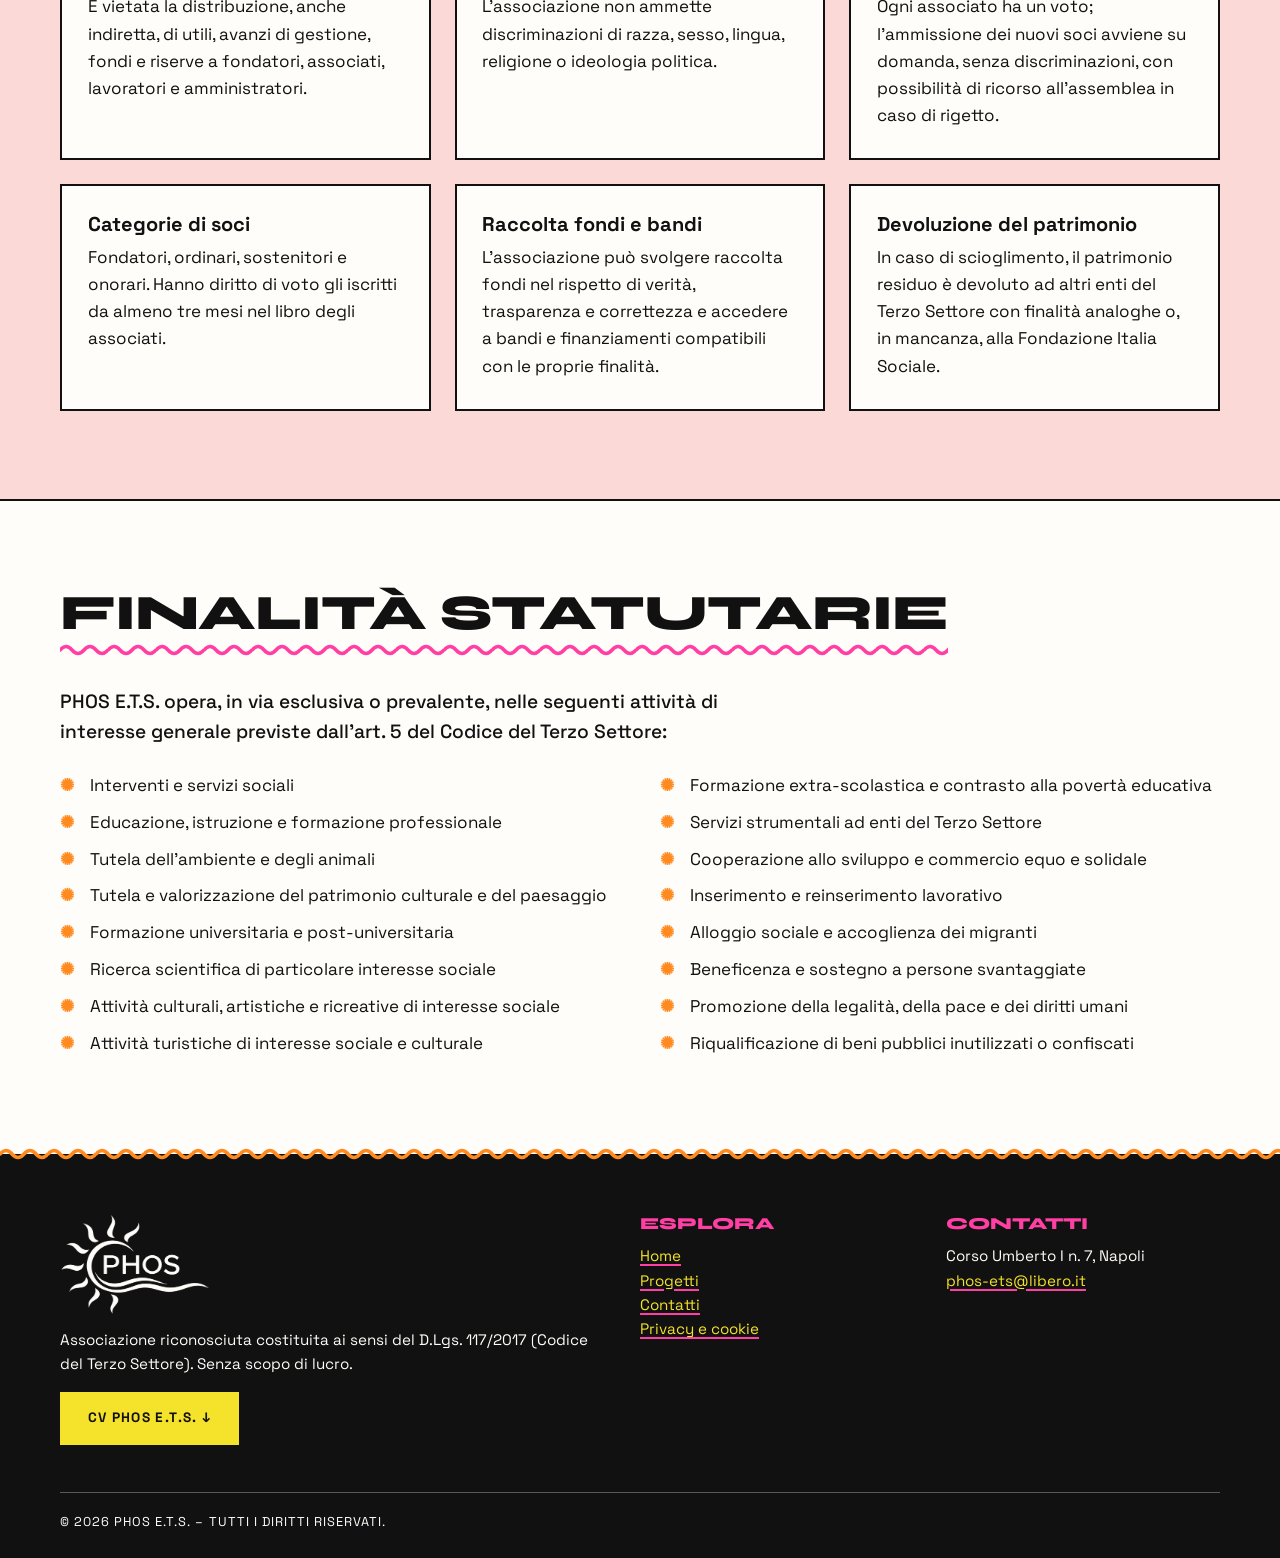
<file: trasparenza.html>
<!DOCTYPE html>
<html lang="it">
<head>
  <meta charset="utf-8">
  <meta name="viewport" content="width=device-width, initial-scale=1">
  <title>Trasparenza e statuto – PHOS E.T.S.</title>
  <meta name="description" content="Informazioni istituzionali di PHOS E.T.S.: costituzione, sede, finalità, organi sociali e principali norme dello statuto.">
  <link rel="icon" href="assets/favicon.png" type="image/png">
  <link rel="stylesheet" href="css/style.css?v=15">
</head>
<body>
  <header class="site-header">
    <div class="container nav">
      <a class="brand" href="index.html"><img src="assets/logo-phos.png" alt="PHOS" width="800" height="539"></a>
      <button class="nav-toggle" aria-label="Apri il menu" aria-expanded="false">☰</button>
      <ul class="nav-links">
        <li><a href="index.html#chi-siamo">Chi siamo</a></li>
        <li><a href="index.html#ambiti">Cosa facciamo</a></li>
        <li><a href="progetti.html">Progetti</a></li>
        <li><a href="index.html#rete">Rete</a></li>
        <li><a href="team.html">Team</a></li>
        <li><a href="trasparenza.html" aria-current="page">Trasparenza</a></li>
        <li><a href="index.html#contatti">Contatti</a></li>
      </ul>
    </div>
  </header>

  <main>
    <section class="page-hero">
      <div class="container">
        <p class="eyebrow">Trasparenza</p>
        <h1>Informazioni istituzionali</h1>
        <p class="lead">Una sintesi dei principali elementi dell’atto costitutivo e dello statuto di PHOS E.T.S.</p>
      </div>
    </section>

    <section class="section">
      <div class="container grid cols-2">
        <div>
          <h2>Scheda dell’ente</h2>
          <dl class="meta" style="grid-template-columns:1fr">
            <div><dt>Denominazione</dt><dd>PHOS E.T.S.</dd></div>
            <div><dt>Forma giuridica</dt><dd>Associazione riconosciuta (D.Lgs. 117/2017)</dd></div>
            <div><dt>Costituzione</dt><dd>21 novembre 2024, atto notarile (Napoli)</dd></div>
            <div><dt>Sede legale</dt><dd>Corso Umberto I n. 7, Napoli</dd></div>
            <div><dt>Durata</dt><dd>Fino al 31 dicembre 2050</dd></div>
            <div><dt>Esercizio sociale</dt><dd>Dal 1° gennaio al 31 dicembre</dd></div>
          </dl>
        </div>
        <div>
          <h2>Organi sociali</h2>
          <ul class="check-list">
            <li><strong>Consiglio di Amministrazione:</strong> Roberto Capasso (Presidente), Mariarca Castorio (Vicepresidente), Elena Ferraro (Segretario), Massimiliano Ferraro (Tesoriere).</li>
            <li><strong>Rappresentanza legale:</strong> attribuita al Presidente del Consiglio di Amministrazione.</li>
            <li><strong>Assemblea degli associati:</strong> organo deliberativo, approva il bilancio entro 120 giorni dalla chiusura dell’esercizio ed elegge gli organi sociali.</li>
          </ul>
        </div>
      </div>
    </section>

    <section class="section alt">
      <div class="container">
        <h2>Principi dello statuto</h2>
        <div class="grid cols-3" style="margin-top:1.5rem">
          <div class="card"><h3>Nessuno scopo di lucro</h3><p>È vietata la distribuzione, anche indiretta, di utili, avanzi di gestione, fondi e riserve a fondatori, associati, lavoratori e amministratori.</p></div>
          <div class="card"><h3>Apartitica e aconfessionale</h3><p>L’associazione non ammette discriminazioni di razza, sesso, lingua, religione o ideologia politica.</p></div>
          <div class="card"><h3>Democraticità</h3><p>Ogni associato ha un voto; l’ammissione dei nuovi soci avviene su domanda, senza discriminazioni, con possibilità di ricorso all’assemblea in caso di rigetto.</p></div>
          <div class="card"><h3>Categorie di soci</h3><p>Fondatori, ordinari, sostenitori e onorari. Hanno diritto di voto gli iscritti da almeno tre mesi nel libro degli associati.</p></div>
          <div class="card"><h3>Raccolta fondi e bandi</h3><p>L’associazione può svolgere raccolta fondi nel rispetto di verità, trasparenza e correttezza e accedere a bandi e finanziamenti compatibili con le proprie finalità.</p></div>
          <div class="card"><h3>Devoluzione del patrimonio</h3><p>In caso di scioglimento, il patrimonio residuo è devoluto ad altri enti del Terzo Settore con finalità analoghe o, in mancanza, alla Fondazione Italia Sociale.</p></div>
        </div>
      </div>
    </section>

    <section class="section">
      <div class="container">
        <h2>Finalità statutarie</h2>
        <p class="lead">PHOS E.T.S. opera, in via esclusiva o prevalente, nelle seguenti attività di interesse generale previste dall’art. 5 del Codice del Terzo Settore:</p>
        <ul class="check-list" style="columns:2; column-gap:2.5rem; margin-top:1.5rem">
          <li>Interventi e servizi sociali</li>
          <li>Educazione, istruzione e formazione professionale</li>
          <li>Tutela dell’ambiente e degli animali</li>
          <li>Tutela e valorizzazione del patrimonio culturale e del paesaggio</li>
          <li>Formazione universitaria e post-universitaria</li>
          <li>Ricerca scientifica di particolare interesse sociale</li>
          <li>Attività culturali, artistiche e ricreative di interesse sociale</li>
          <li>Attività turistiche di interesse sociale e culturale</li>
          <li>Formazione extra-scolastica e contrasto alla povertà educativa</li>
          <li>Servizi strumentali ad enti del Terzo Settore</li>
          <li>Cooperazione allo sviluppo e commercio equo e solidale</li>
          <li>Inserimento e reinserimento lavorativo</li>
          <li>Alloggio sociale e accoglienza dei migranti</li>
          <li>Beneficenza e sostegno a persone svantaggiate</li>
          <li>Promozione della legalità, della pace e dei diritti umani</li>
          <li>Riqualificazione di beni pubblici inutilizzati o confiscati</li>
        </ul>
      </div>
    </section>
  </main>

  <footer class="site-footer">
    <div class="container">
      <div class="footer-grid">
        <div>
          <img class="foot-logo" src="assets/logo-phos-white.png" alt="PHOS E.T.S." width="800" height="539">
          <p>Associazione riconosciuta costituita ai sensi del D.Lgs. 117/2017 (Codice del Terzo Settore). Senza scopo di lucro.</p>
          <p><a class="btn" href="CV-Phos.pdf" download="CV Phos.pdf">CV Phos E.T.S. ↓</a></p>
        </div>
        <div>
          <h3>Esplora</h3>
          <p><a href="index.html">Home</a><br><a href="progetti.html">Progetti</a><br><a href="index.html#contatti">Contatti</a><br><a href="privacy.html">Privacy e cookie</a></p>
        </div>
        <div>
          <h3>Contatti</h3>
          <p>Corso Umberto I n. 7, Napoli<br><a href="mailto:phos-ets@libero.it">phos-ets@libero.it</a></p>
        </div>
      </div>
      <div class="footer-bottom">© <span id="anno">2026</span> PHOS E.T.S. – Tutti i diritti riservati.</div>
    </div>
  </footer>
  <script src="js/main.js?v=15"></script>
</body>
</html>
</file>
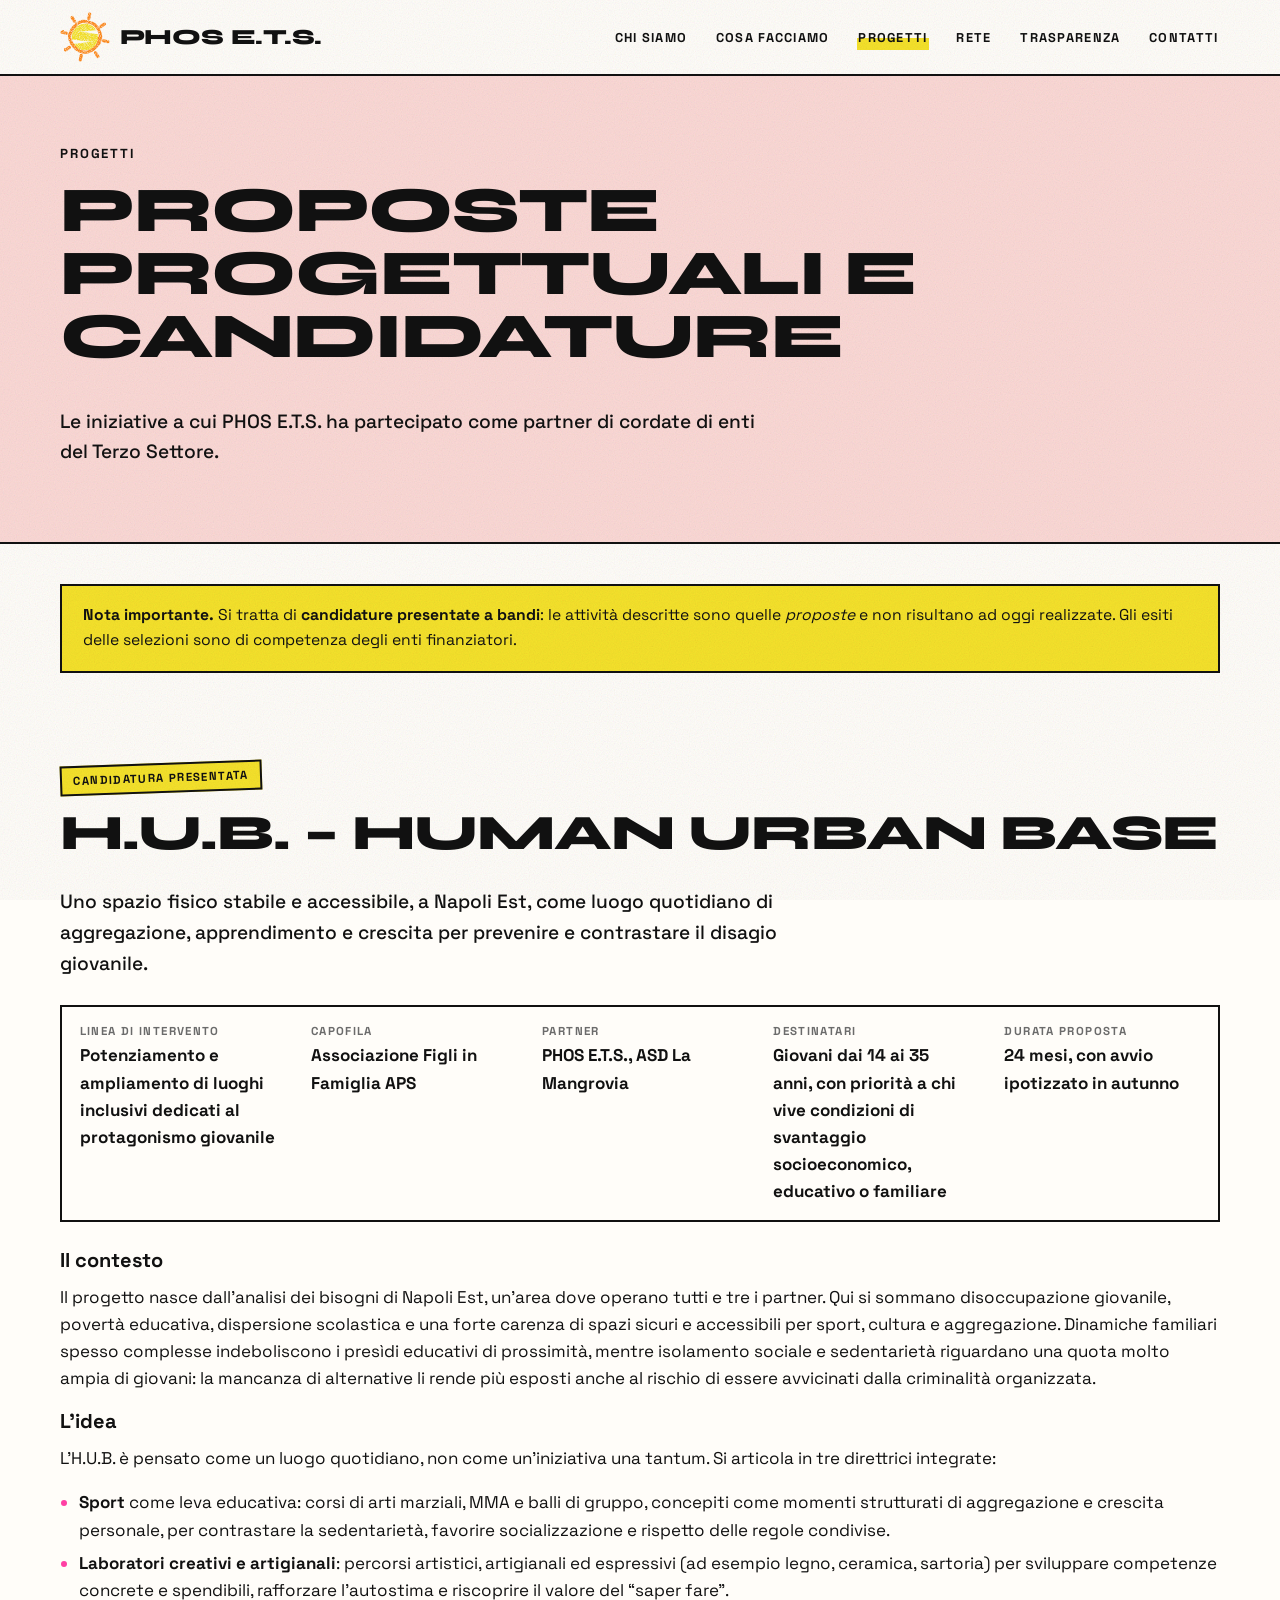
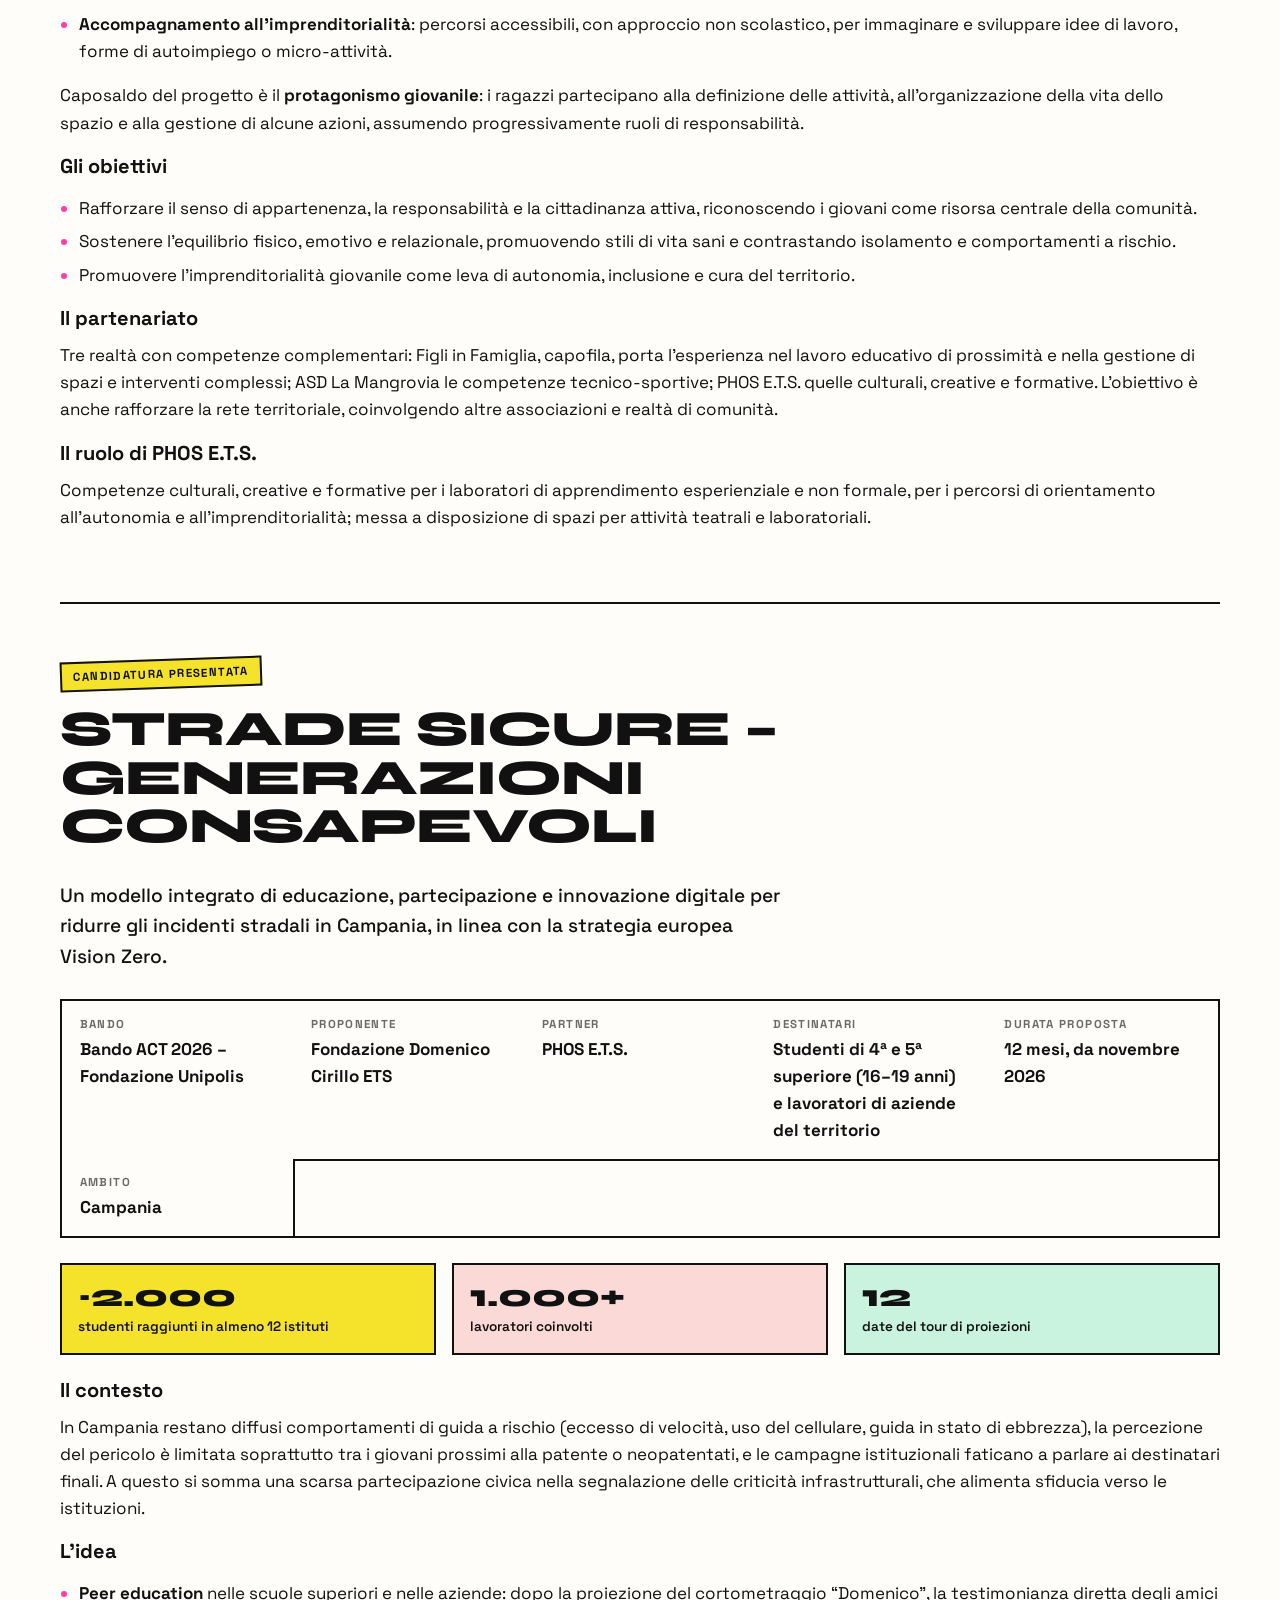
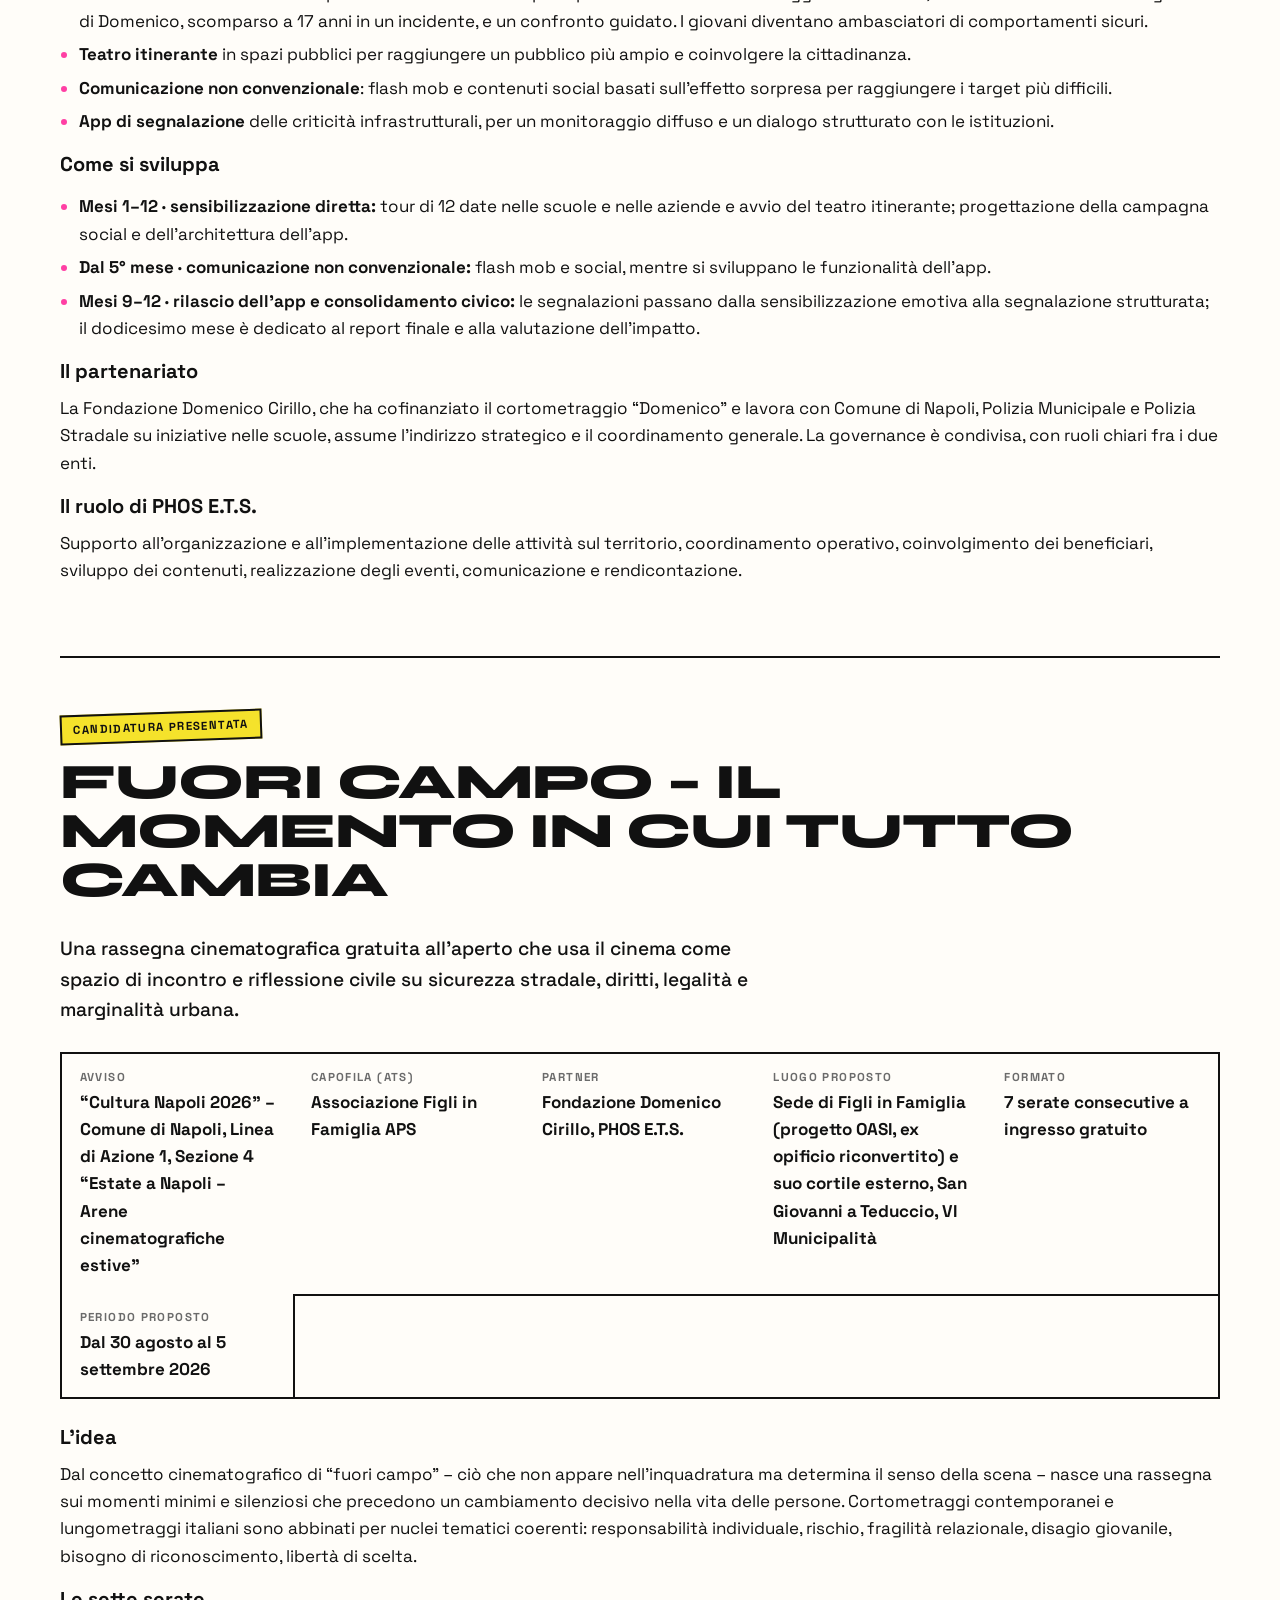
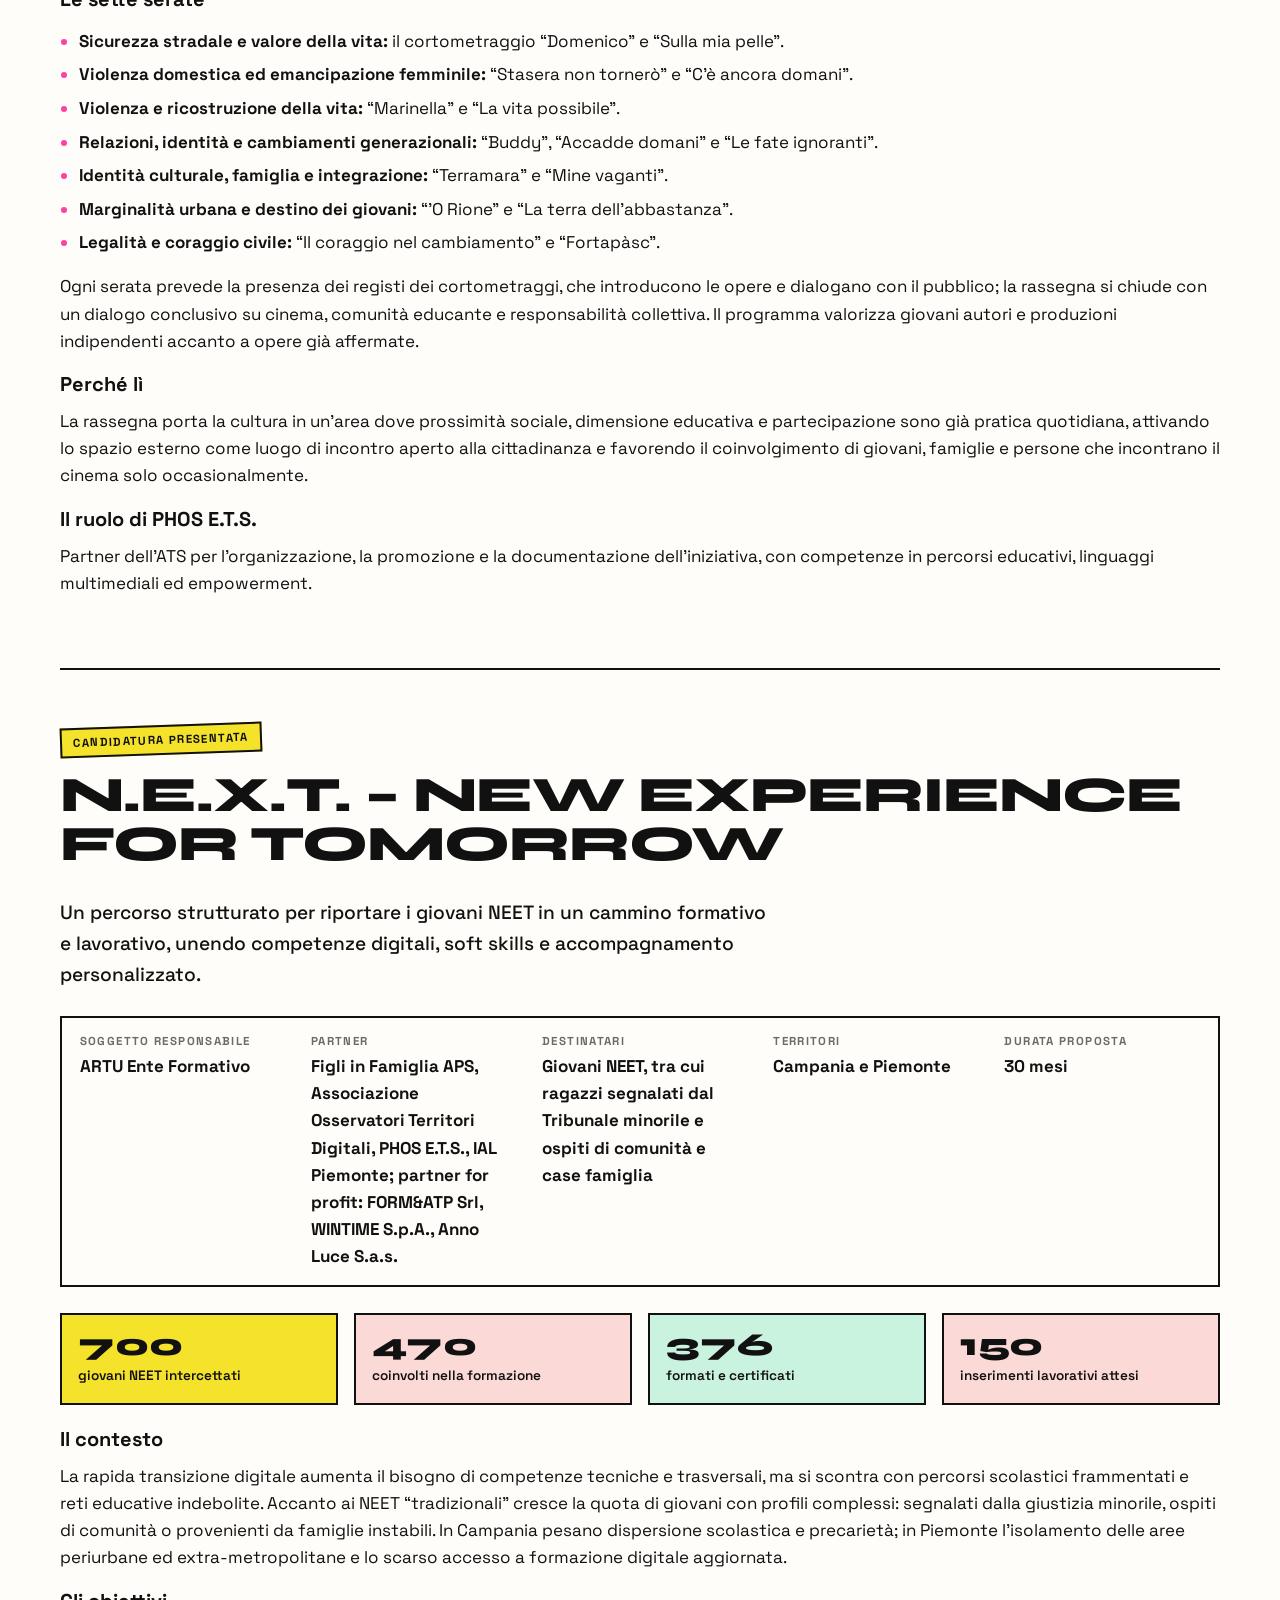
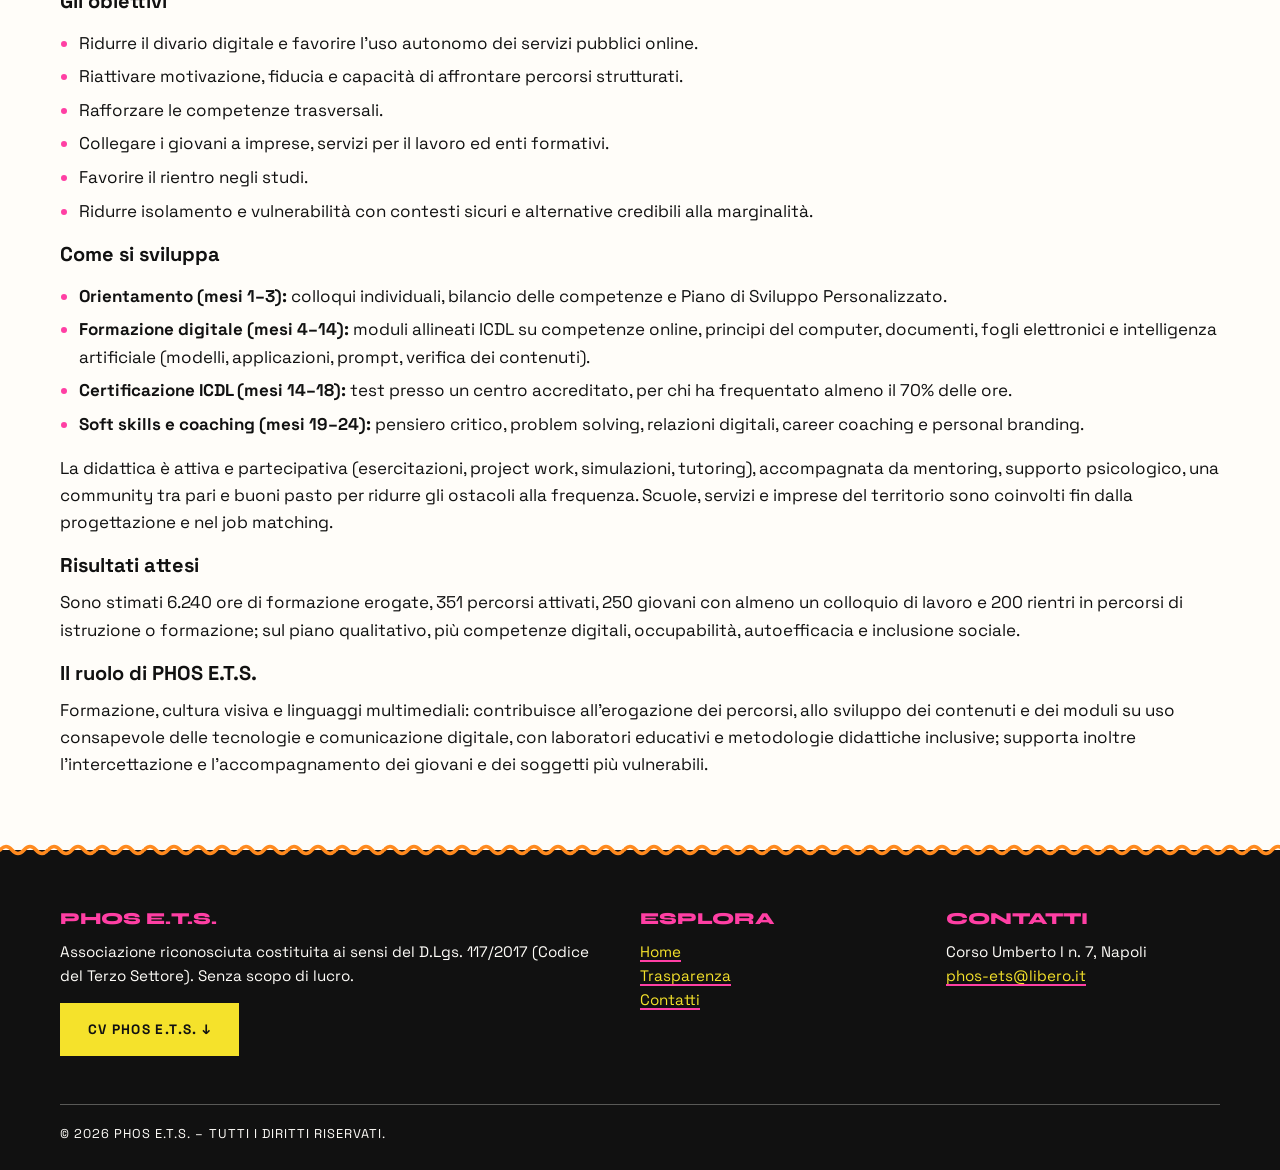
<file: phos-ets-sito/progetti.html>
<!DOCTYPE html>
<html lang="it">
<head>
  <meta charset="utf-8">
  <meta name="viewport" content="width=device-width, initial-scale=1">
  <title>Progetti e candidature – PHOS E.T.S.</title>
  <meta name="description" content="Le proposte progettuali a cui PHOS E.T.S. ha partecipato insieme a enti partner: H.U.B., Strade Sicure, Fuori Campo e N.E.X.T.">
  <link rel="icon" href="assets/logo.svg" type="image/svg+xml">
  <link rel="preconnect" href="https://fonts.googleapis.com">
  <link rel="preconnect" href="https://fonts.gstatic.com" crossorigin>
  <link href="https://fonts.googleapis.com/css2?family=Syne:wght@700;800&family=Space+Grotesk:wght@400;500;700&display=swap" rel="stylesheet">
  <link rel="stylesheet" href="css/style.css?v=7">
</head>
<body>
  <header class="site-header">
    <div class="container nav">
      <a class="brand" href="index.html"><img src="assets/logo.svg" alt=""> PHOS E.T.S.</a>
      <button class="nav-toggle" aria-label="Apri il menu" aria-expanded="false">☰</button>
      <ul class="nav-links">
        <li><a href="index.html#chi-siamo">Chi siamo</a></li>
        <li><a href="index.html#ambiti">Cosa facciamo</a></li>
        <li><a href="progetti.html" aria-current="page">Progetti</a></li>
        <li><a href="index.html#rete">Rete</a></li>
        <li><a href="trasparenza.html">Trasparenza</a></li>
        <li><a href="index.html#contatti">Contatti</a></li>
      </ul>
    </div>
  </header>

  <main>
    <section class="page-hero">
      <div class="container">
        <p class="eyebrow">Progetti</p>
        <h1>Proposte progettuali e candidature</h1>
        <p class="lead">Le iniziative a cui PHOS E.T.S. ha partecipato come partner di cordate di enti del Terzo Settore.</p>
      </div>
    </section>

    <div class="container" style="padding-top:2.5rem">
      <p class="notice"><strong>Nota importante.</strong> Si tratta di <strong>candidature presentate a bandi</strong>: le attività descritte sono quelle <em>proposte</em> e non risultano ad oggi realizzate. Gli esiti delle selezioni sono di competenza degli enti finanziatori.</p>
    </div>

    <div class="container">
      <article class="project" id="hub">
        <span class="badge">Candidatura presentata</span>
        <h2>H.U.B. – Human Urban Base</h2>
        <p class="lead">Uno spazio fisico stabile e accessibile, a Napoli Est, come luogo quotidiano di aggregazione, apprendimento e crescita per prevenire e contrastare il disagio giovanile.</p>
        <dl class="meta"><div><dt>Linea di intervento</dt><dd>Potenziamento e ampliamento di luoghi inclusivi dedicati al protagonismo giovanile</dd></div><div><dt>Capofila</dt><dd>Associazione Figli in Famiglia APS</dd></div><div><dt>Partner</dt><dd>PHOS E.T.S., ASD La Mangrovia</dd></div><div><dt>Destinatari</dt><dd>Giovani dai 14 ai 35 anni, con priorità a chi vive condizioni di svantaggio socioeconomico, educativo o familiare</dd></div><div><dt>Durata proposta</dt><dd>24 mesi, con avvio ipotizzato in autunno</dd></div></dl>
        <h3>Il contesto</h3>
        <p>Il progetto nasce dall’analisi dei bisogni di Napoli Est, un’area dove operano tutti e tre i partner. Qui si sommano disoccupazione giovanile, povertà educativa, dispersione scolastica e una forte carenza di spazi sicuri e accessibili per sport, cultura e aggregazione. Dinamiche familiari spesso complesse indeboliscono i presìdi educativi di prossimità, mentre isolamento sociale e sedentarietà riguardano una quota molto ampia di giovani: la mancanza di alternative li rende più esposti anche al rischio di essere avvicinati dalla criminalità organizzata.</p>
        <h3>L’idea</h3>
        <p>L’H.U.B. è pensato come un luogo quotidiano, non come un’iniziativa una tantum. Si articola in tre direttrici integrate:</p>
        <ul><li><strong>Sport</strong> come leva educativa: corsi di arti marziali, MMA e balli di gruppo, concepiti come momenti strutturati di aggregazione e crescita personale, per contrastare la sedentarietà, favorire socializzazione e rispetto delle regole condivise.</li><li><strong>Laboratori creativi e artigianali</strong>: percorsi artistici, artigianali ed espressivi (ad esempio legno, ceramica, sartoria) per sviluppare competenze concrete e spendibili, rafforzare l’autostima e riscoprire il valore del “saper fare”.</li><li><strong>Accompagnamento all’imprenditorialità</strong>: percorsi accessibili, con approccio non scolastico, per immaginare e sviluppare idee di lavoro, forme di autoimpiego o micro-attività.</li></ul>
        <p>Caposaldo del progetto è il <strong>protagonismo giovanile</strong>: i ragazzi partecipano alla definizione delle attività, all’organizzazione della vita dello spazio e alla gestione di alcune azioni, assumendo progressivamente ruoli di responsabilità.</p>
        <h3>Gli obiettivi</h3>
        <ul><li>Rafforzare il senso di appartenenza, la responsabilità e la cittadinanza attiva, riconoscendo i giovani come risorsa centrale della comunità.</li><li>Sostenere l’equilibrio fisico, emotivo e relazionale, promuovendo stili di vita sani e contrastando isolamento e comportamenti a rischio.</li><li>Promuovere l’imprenditorialità giovanile come leva di autonomia, inclusione e cura del territorio.</li></ul>
        <h3>Il partenariato</h3>
        <p>Tre realtà con competenze complementari: Figli in Famiglia, capofila, porta l’esperienza nel lavoro educativo di prossimità e nella gestione di spazi e interventi complessi; ASD La Mangrovia le competenze tecnico-sportive; PHOS E.T.S. quelle culturali, creative e formative. L’obiettivo è anche rafforzare la rete territoriale, coinvolgendo altre associazioni e realtà di comunità.</p>
        <h3>Il ruolo di PHOS E.T.S.</h3>
        <p>Competenze culturali, creative e formative per i laboratori di apprendimento esperienziale e non formale, per i percorsi di orientamento all’autonomia e all’imprenditorialità; messa a disposizione di spazi per attività teatrali e laboratoriali.</p>
      </article>

      <article class="project" id="strade-sicure">
        <span class="badge">Candidatura presentata</span>
        <h2>Strade Sicure – Generazioni Consapevoli</h2>
        <p class="lead">Un modello integrato di educazione, partecipazione e innovazione digitale per ridurre gli incidenti stradali in Campania, in linea con la strategia europea Vision Zero.</p>
        <dl class="meta"><div><dt>Bando</dt><dd>Bando ACT 2026 – Fondazione Unipolis</dd></div><div><dt>Proponente</dt><dd>Fondazione Domenico Cirillo ETS</dd></div><div><dt>Partner</dt><dd>PHOS E.T.S.</dd></div><div><dt>Destinatari</dt><dd>Studenti di 4ª e 5ª superiore (16–19 anni) e lavoratori di aziende del territorio</dd></div><div><dt>Durata proposta</dt><dd>12 mesi, da novembre 2026</dd></div><div><dt>Ambito</dt><dd>Campania</dd></div></dl>
        <div class="facts"><div><strong>~2.000</strong><span>studenti raggiunti in almeno 12 istituti</span></div><div><strong>1.000+</strong><span>lavoratori coinvolti</span></div><div><strong>12</strong><span>date del tour di proiezioni</span></div></div>
        <h3>Il contesto</h3>
        <p>In Campania restano diffusi comportamenti di guida a rischio (eccesso di velocità, uso del cellulare, guida in stato di ebbrezza), la percezione del pericolo è limitata soprattutto tra i giovani prossimi alla patente o neopatentati, e le campagne istituzionali faticano a parlare ai destinatari finali. A questo si somma una scarsa partecipazione civica nella segnalazione delle criticità infrastrutturali, che alimenta sfiducia verso le istituzioni.</p>
        <h3>L’idea</h3>
        <ul><li><strong>Peer education</strong> nelle scuole superiori e nelle aziende: dopo la proiezione del cortometraggio “Domenico”, la testimonianza diretta degli amici di Domenico, scomparso a 17 anni in un incidente, e un confronto guidato. I giovani diventano ambasciatori di comportamenti sicuri.</li><li><strong>Teatro itinerante</strong> in spazi pubblici per raggiungere un pubblico più ampio e coinvolgere la cittadinanza.</li><li><strong>Comunicazione non convenzionale</strong>: flash mob e contenuti social basati sull’effetto sorpresa per raggiungere i target più difficili.</li><li><strong>App di segnalazione</strong> delle criticità infrastrutturali, per un monitoraggio diffuso e un dialogo strutturato con le istituzioni.</li></ul>
        <h3>Come si sviluppa</h3>
        <ul><li><strong>Mesi 1–12 · sensibilizzazione diretta:</strong> tour di 12 date nelle scuole e nelle aziende e avvio del teatro itinerante; progettazione della campagna social e dell’architettura dell’app.</li><li><strong>Dal 5° mese · comunicazione non convenzionale:</strong> flash mob e social, mentre si sviluppano le funzionalità dell’app.</li><li><strong>Mesi 9–12 · rilascio dell’app e consolidamento civico:</strong> le segnalazioni passano dalla sensibilizzazione emotiva alla segnalazione strutturata; il dodicesimo mese è dedicato al report finale e alla valutazione dell’impatto.</li></ul>
        <h3>Il partenariato</h3>
        <p>La Fondazione Domenico Cirillo, che ha cofinanziato il cortometraggio “Domenico” e lavora con Comune di Napoli, Polizia Municipale e Polizia Stradale su iniziative nelle scuole, assume l’indirizzo strategico e il coordinamento generale. La governance è condivisa, con ruoli chiari fra i due enti.</p>
        <h3>Il ruolo di PHOS E.T.S.</h3>
        <p>Supporto all’organizzazione e all’implementazione delle attività sul territorio, coordinamento operativo, coinvolgimento dei beneficiari, sviluppo dei contenuti, realizzazione degli eventi, comunicazione e rendicontazione.</p>
      </article>

      <article class="project" id="fuori-campo">
        <span class="badge">Candidatura presentata</span>
        <h2>Fuori Campo – Il momento in cui tutto cambia</h2>
        <p class="lead">Una rassegna cinematografica gratuita all’aperto che usa il cinema come spazio di incontro e riflessione civile su sicurezza stradale, diritti, legalità e marginalità urbana.</p>
        <dl class="meta"><div><dt>Avviso</dt><dd>“Cultura Napoli 2026” – Comune di Napoli, Linea di Azione 1, Sezione 4 “Estate a Napoli – Arene cinematografiche estive”</dd></div><div><dt>Capofila (ATS)</dt><dd>Associazione Figli in Famiglia APS</dd></div><div><dt>Partner</dt><dd>Fondazione Domenico Cirillo, PHOS E.T.S.</dd></div><div><dt>Luogo proposto</dt><dd>Sede di Figli in Famiglia (progetto OASI, ex opificio riconvertito) e suo cortile esterno, San Giovanni a Teduccio, VI Municipalità</dd></div><div><dt>Formato</dt><dd>7 serate consecutive a ingresso gratuito</dd></div><div><dt>Periodo proposto</dt><dd>Dal 30 agosto al 5 settembre 2026</dd></div></dl>
        <h3>L’idea</h3>
        <p>Dal concetto cinematografico di “fuori campo” – ciò che non appare nell’inquadratura ma determina il senso della scena – nasce una rassegna sui momenti minimi e silenziosi che precedono un cambiamento decisivo nella vita delle persone. Cortometraggi contemporanei e lungometraggi italiani sono abbinati per nuclei tematici coerenti: responsabilità individuale, rischio, fragilità relazionale, disagio giovanile, bisogno di riconoscimento, libertà di scelta.</p>
        <h3>Le sette serate</h3>
        <ul><li><strong>Sicurezza stradale e valore della vita:</strong> il cortometraggio “Domenico” e “Sulla mia pelle”.</li><li><strong>Violenza domestica ed emancipazione femminile:</strong> “Stasera non tornerò” e “C’è ancora domani”.</li><li><strong>Violenza e ricostruzione della vita:</strong> “Marinella” e “La vita possibile”.</li><li><strong>Relazioni, identità e cambiamenti generazionali:</strong> “Buddy”, “Accadde domani” e “Le fate ignoranti”.</li><li><strong>Identità culturale, famiglia e integrazione:</strong> “Terramara” e “Mine vaganti”.</li><li><strong>Marginalità urbana e destino dei giovani:</strong> “’O Rione” e “La terra dell’abbastanza”.</li><li><strong>Legalità e coraggio civile:</strong> “Il coraggio nel cambiamento” e “Fortapàsc”.</li></ul>
        <p>Ogni serata prevede la presenza dei registi dei cortometraggi, che introducono le opere e dialogano con il pubblico; la rassegna si chiude con un dialogo conclusivo su cinema, comunità educante e responsabilità collettiva. Il programma valorizza giovani autori e produzioni indipendenti accanto a opere già affermate.</p>
        <h3>Perché lì</h3>
        <p>La rassegna porta la cultura in un’area dove prossimità sociale, dimensione educativa e partecipazione sono già pratica quotidiana, attivando lo spazio esterno come luogo di incontro aperto alla cittadinanza e favorendo il coinvolgimento di giovani, famiglie e persone che incontrano il cinema solo occasionalmente.</p>
        <h3>Il ruolo di PHOS E.T.S.</h3>
        <p>Partner dell’ATS per l’organizzazione, la promozione e la documentazione dell’iniziativa, con competenze in percorsi educativi, linguaggi multimediali ed empowerment.</p>
      </article>

      <article class="project" id="next">
        <span class="badge">Candidatura presentata</span>
        <h2>N.E.X.T. – New Experience for Tomorrow</h2>
        <p class="lead">Un percorso strutturato per riportare i giovani NEET in un cammino formativo e lavorativo, unendo competenze digitali, soft skills e accompagnamento personalizzato.</p>
        <dl class="meta"><div><dt>Soggetto responsabile</dt><dd>ARTU Ente Formativo</dd></div><div><dt>Partner</dt><dd>Figli in Famiglia APS, Associazione Osservatori Territori Digitali, PHOS E.T.S., IAL Piemonte; partner for profit: FORM&amp;ATP Srl, WINTIME S.p.A., Anno Luce S.a.s.</dd></div><div><dt>Destinatari</dt><dd>Giovani NEET, tra cui ragazzi segnalati dal Tribunale minorile e ospiti di comunità e case famiglia</dd></div><div><dt>Territori</dt><dd>Campania e Piemonte</dd></div><div><dt>Durata proposta</dt><dd>30 mesi</dd></div></dl>
        <div class="facts"><div><strong>700</strong><span>giovani NEET intercettati</span></div><div><strong>470</strong><span>coinvolti nella formazione</span></div><div><strong>376</strong><span>formati e certificati</span></div><div><strong>150</strong><span>inserimenti lavorativi attesi</span></div></div>
        <h3>Il contesto</h3>
        <p>La rapida transizione digitale aumenta il bisogno di competenze tecniche e trasversali, ma si scontra con percorsi scolastici frammentati e reti educative indebolite. Accanto ai NEET “tradizionali” cresce la quota di giovani con profili complessi: segnalati dalla giustizia minorile, ospiti di comunità o provenienti da famiglie instabili. In Campania pesano dispersione scolastica e precarietà; in Piemonte l’isolamento delle aree periurbane ed extra-metropolitane e lo scarso accesso a formazione digitale aggiornata.</p>
        <h3>Gli obiettivi</h3>
        <ul><li>Ridurre il divario digitale e favorire l’uso autonomo dei servizi pubblici online.</li><li>Riattivare motivazione, fiducia e capacità di affrontare percorsi strutturati.</li><li>Rafforzare le competenze trasversali.</li><li>Collegare i giovani a imprese, servizi per il lavoro ed enti formativi.</li><li>Favorire il rientro negli studi.</li><li>Ridurre isolamento e vulnerabilità con contesti sicuri e alternative credibili alla marginalità.</li></ul>
        <h3>Come si sviluppa</h3>
        <ul><li><strong>Orientamento (mesi 1–3):</strong> colloqui individuali, bilancio delle competenze e Piano di Sviluppo Personalizzato.</li><li><strong>Formazione digitale (mesi 4–14):</strong> moduli allineati ICDL su competenze online, principi del computer, documenti, fogli elettronici e intelligenza artificiale (modelli, applicazioni, prompt, verifica dei contenuti).</li><li><strong>Certificazione ICDL (mesi 14–18):</strong> test presso un centro accreditato, per chi ha frequentato almeno il 70% delle ore.</li><li><strong>Soft skills e coaching (mesi 19–24):</strong> pensiero critico, problem solving, relazioni digitali, career coaching e personal branding.</li></ul>
        <p>La didattica è attiva e partecipativa (esercitazioni, project work, simulazioni, tutoring), accompagnata da mentoring, supporto psicologico, una community tra pari e buoni pasto per ridurre gli ostacoli alla frequenza. Scuole, servizi e imprese del territorio sono coinvolti fin dalla progettazione e nel job matching.</p>
        <h3>Risultati attesi</h3>
        <p>Sono stimati 6.240 ore di formazione erogate, 351 percorsi attivati, 250 giovani con almeno un colloquio di lavoro e 200 rientri in percorsi di istruzione o formazione; sul piano qualitativo, più competenze digitali, occupabilità, autoefficacia e inclusione sociale.</p>
        <h3>Il ruolo di PHOS E.T.S.</h3>
        <p>Formazione, cultura visiva e linguaggi multimediali: contribuisce all’erogazione dei percorsi, allo sviluppo dei contenuti e dei moduli su uso consapevole delle tecnologie e comunicazione digitale, con laboratori educativi e metodologie didattiche inclusive; supporta inoltre l’intercettazione e l’accompagnamento dei giovani e dei soggetti più vulnerabili.</p>
      </article>
    </div>
  </main>

  <footer class="site-footer">
    <div class="container">
      <div class="footer-grid">
        <div>
          <h3>PHOS E.T.S.</h3>
          <p>Associazione riconosciuta costituita ai sensi del D.Lgs. 117/2017 (Codice del Terzo Settore). Senza scopo di lucro.</p>
          <p><a class="btn" href="CV-Phos.pdf" download="CV Phos.pdf">CV Phos E.T.S. ↓</a></p>
        </div>
        <div>
          <h3>Esplora</h3>
          <p><a href="index.html">Home</a><br><a href="trasparenza.html">Trasparenza</a><br><a href="index.html#contatti">Contatti</a></p>
        </div>
        <div>
          <h3>Contatti</h3>
          <p>Corso Umberto I n. 7, Napoli<br><a href="mailto:phos-ets@libero.it">phos-ets@libero.it</a></p>
        </div>
      </div>
      <div class="footer-bottom">© <span id="anno">2026</span> PHOS E.T.S. – Tutti i diritti riservati.</div>
    </div>
  </footer>
  <script src="js/main.js?v=7"></script>
</body>
</html>
</file>
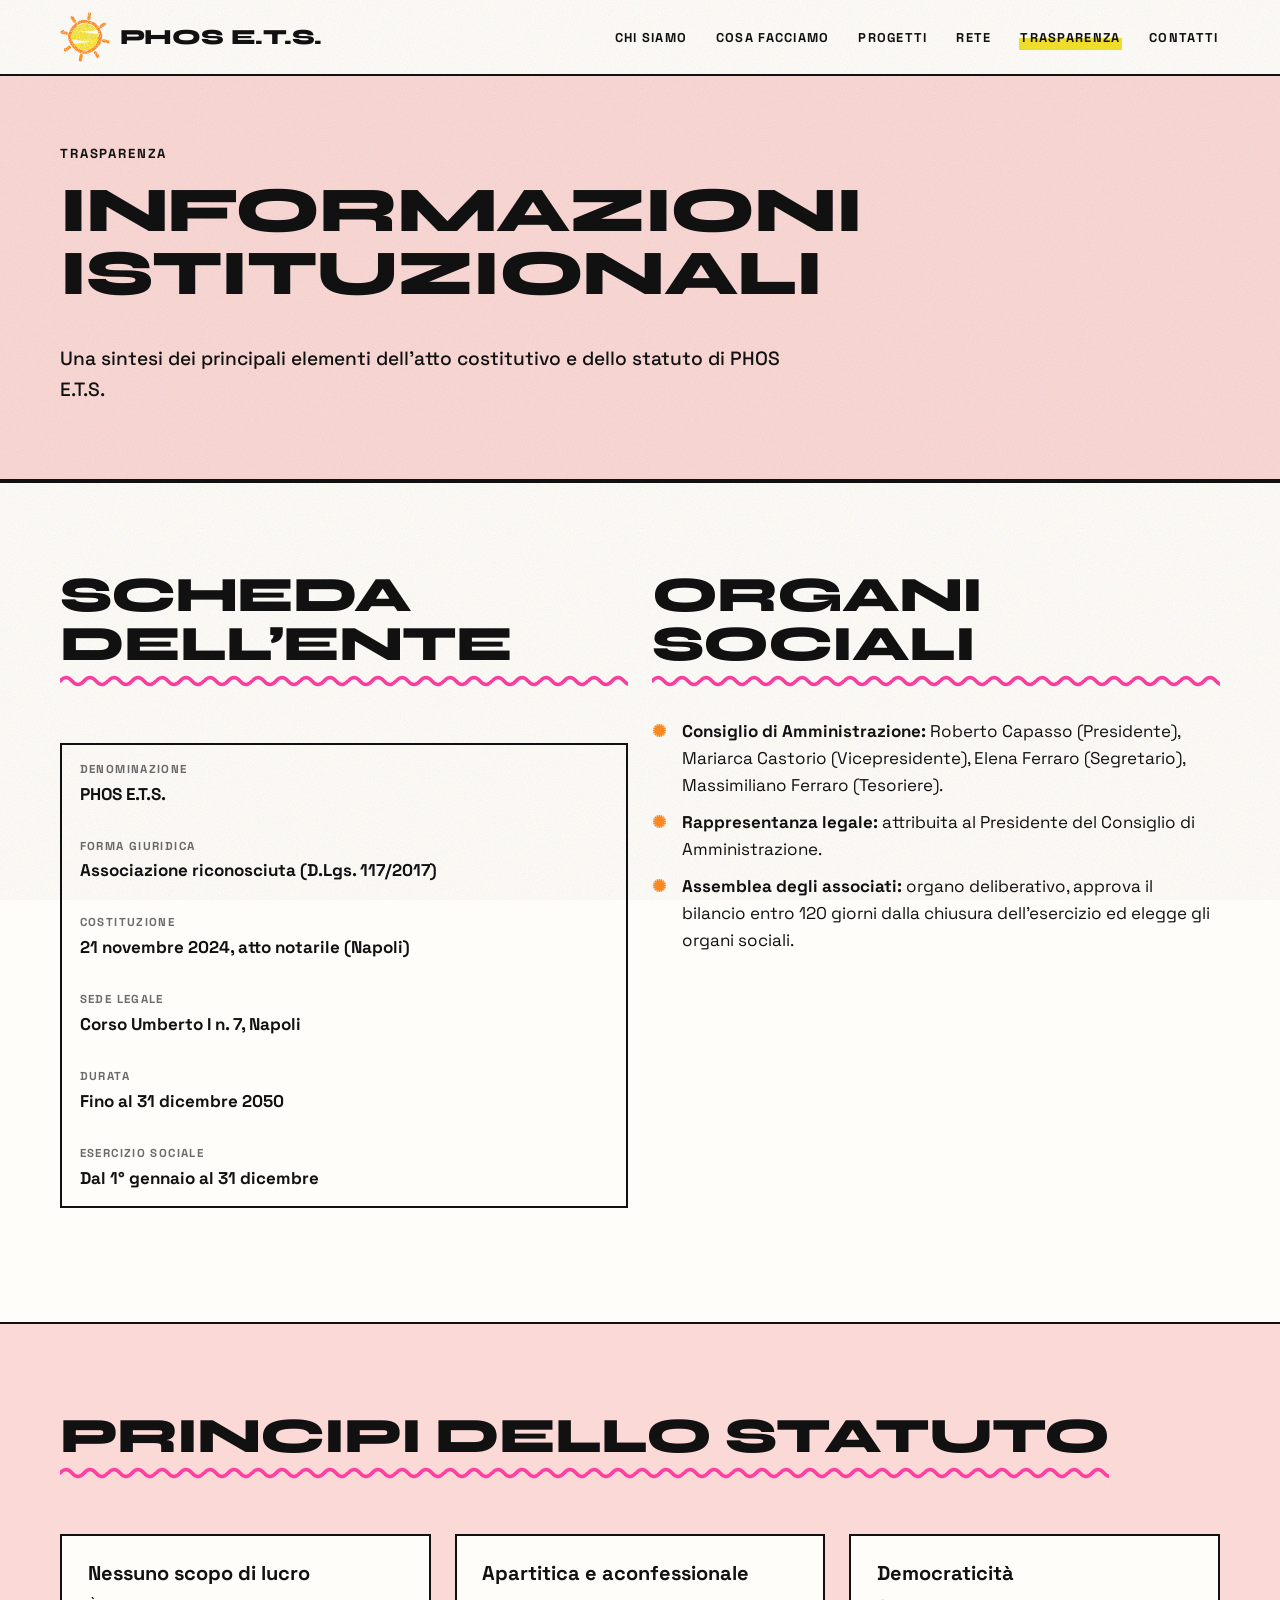
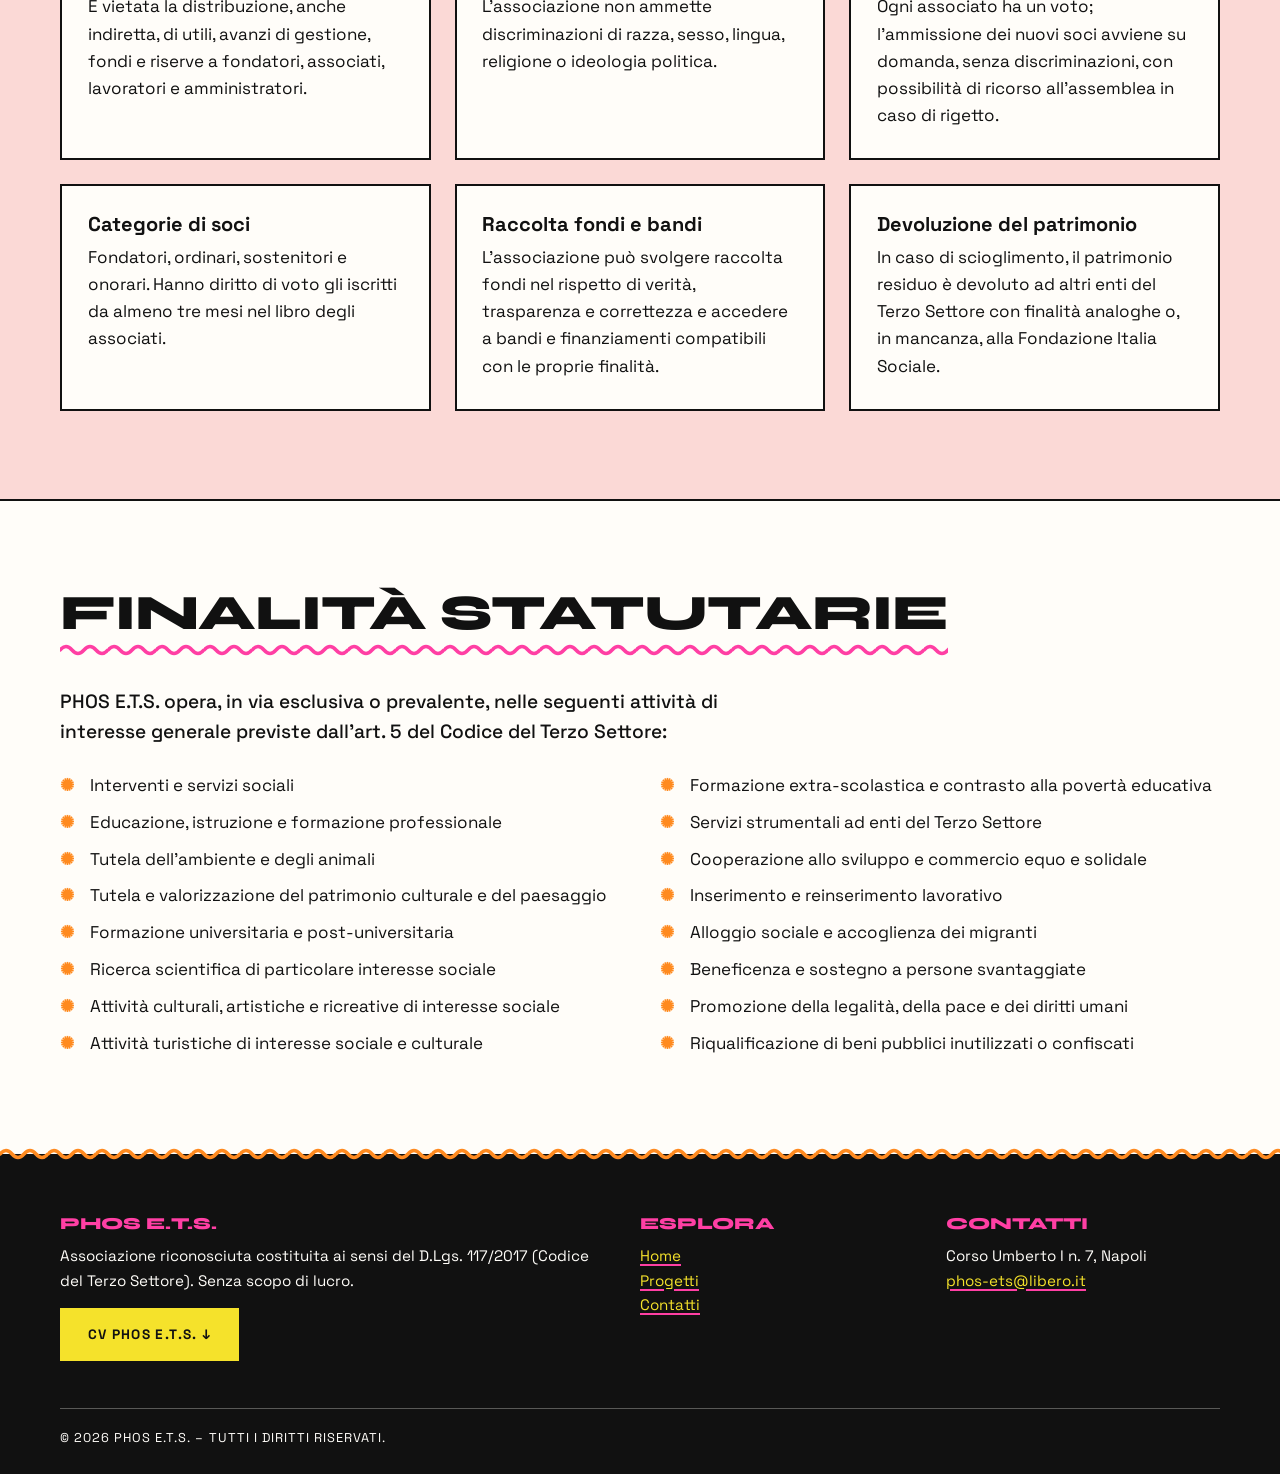
<file: phos-ets-sito/trasparenza.html>
<!DOCTYPE html>
<html lang="it">
<head>
  <meta charset="utf-8">
  <meta name="viewport" content="width=device-width, initial-scale=1">
  <title>Trasparenza e statuto – PHOS E.T.S.</title>
  <meta name="description" content="Informazioni istituzionali di PHOS E.T.S.: costituzione, sede, finalità, organi sociali e principali norme dello statuto.">
  <link rel="icon" href="assets/logo.svg" type="image/svg+xml">
  <link rel="preconnect" href="https://fonts.googleapis.com">
  <link rel="preconnect" href="https://fonts.gstatic.com" crossorigin>
  <link href="https://fonts.googleapis.com/css2?family=Syne:wght@700;800&family=Space+Grotesk:wght@400;500;700&display=swap" rel="stylesheet">
  <link rel="stylesheet" href="css/style.css?v=7">
</head>
<body>
  <header class="site-header">
    <div class="container nav">
      <a class="brand" href="index.html"><img src="assets/logo.svg" alt=""> PHOS E.T.S.</a>
      <button class="nav-toggle" aria-label="Apri il menu" aria-expanded="false">☰</button>
      <ul class="nav-links">
        <li><a href="index.html#chi-siamo">Chi siamo</a></li>
        <li><a href="index.html#ambiti">Cosa facciamo</a></li>
        <li><a href="progetti.html">Progetti</a></li>
        <li><a href="index.html#rete">Rete</a></li>
        <li><a href="trasparenza.html" aria-current="page">Trasparenza</a></li>
        <li><a href="index.html#contatti">Contatti</a></li>
      </ul>
    </div>
  </header>

  <main>
    <section class="page-hero">
      <div class="container">
        <p class="eyebrow">Trasparenza</p>
        <h1>Informazioni istituzionali</h1>
        <p class="lead">Una sintesi dei principali elementi dell’atto costitutivo e dello statuto di PHOS E.T.S.</p>
      </div>
    </section>

    <section class="section">
      <div class="container grid cols-2">
        <div>
          <h2>Scheda dell’ente</h2>
          <dl class="meta" style="grid-template-columns:1fr">
            <div><dt>Denominazione</dt><dd>PHOS E.T.S.</dd></div>
            <div><dt>Forma giuridica</dt><dd>Associazione riconosciuta (D.Lgs. 117/2017)</dd></div>
            <div><dt>Costituzione</dt><dd>21 novembre 2024, atto notarile (Napoli)</dd></div>
            <div><dt>Sede legale</dt><dd>Corso Umberto I n. 7, Napoli</dd></div>
            <div><dt>Durata</dt><dd>Fino al 31 dicembre 2050</dd></div>
            <div><dt>Esercizio sociale</dt><dd>Dal 1° gennaio al 31 dicembre</dd></div>
          </dl>
        </div>
        <div>
          <h2>Organi sociali</h2>
          <ul class="check-list">
            <li><strong>Consiglio di Amministrazione:</strong> Roberto Capasso (Presidente), Mariarca Castorio (Vicepresidente), Elena Ferraro (Segretario), Massimiliano Ferraro (Tesoriere).</li>
            <li><strong>Rappresentanza legale:</strong> attribuita al Presidente del Consiglio di Amministrazione.</li>
            <li><strong>Assemblea degli associati:</strong> organo deliberativo, approva il bilancio entro 120 giorni dalla chiusura dell’esercizio ed elegge gli organi sociali.</li>
          </ul>
        </div>
      </div>
    </section>

    <section class="section alt">
      <div class="container">
        <h2>Principi dello statuto</h2>
        <div class="grid cols-3" style="margin-top:1.5rem">
          <div class="card"><h3>Nessuno scopo di lucro</h3><p>È vietata la distribuzione, anche indiretta, di utili, avanzi di gestione, fondi e riserve a fondatori, associati, lavoratori e amministratori.</p></div>
          <div class="card"><h3>Apartitica e aconfessionale</h3><p>L’associazione non ammette discriminazioni di razza, sesso, lingua, religione o ideologia politica.</p></div>
          <div class="card"><h3>Democraticità</h3><p>Ogni associato ha un voto; l’ammissione dei nuovi soci avviene su domanda, senza discriminazioni, con possibilità di ricorso all’assemblea in caso di rigetto.</p></div>
          <div class="card"><h3>Categorie di soci</h3><p>Fondatori, ordinari, sostenitori e onorari. Hanno diritto di voto gli iscritti da almeno tre mesi nel libro degli associati.</p></div>
          <div class="card"><h3>Raccolta fondi e bandi</h3><p>L’associazione può svolgere raccolta fondi nel rispetto di verità, trasparenza e correttezza e accedere a bandi e finanziamenti compatibili con le proprie finalità.</p></div>
          <div class="card"><h3>Devoluzione del patrimonio</h3><p>In caso di scioglimento, il patrimonio residuo è devoluto ad altri enti del Terzo Settore con finalità analoghe o, in mancanza, alla Fondazione Italia Sociale.</p></div>
        </div>
      </div>
    </section>

    <section class="section">
      <div class="container">
        <h2>Finalità statutarie</h2>
        <p class="lead">PHOS E.T.S. opera, in via esclusiva o prevalente, nelle seguenti attività di interesse generale previste dall’art. 5 del Codice del Terzo Settore:</p>
        <ul class="check-list" style="columns:2; column-gap:2.5rem; margin-top:1.5rem">
          <li>Interventi e servizi sociali</li>
          <li>Educazione, istruzione e formazione professionale</li>
          <li>Tutela dell’ambiente e degli animali</li>
          <li>Tutela e valorizzazione del patrimonio culturale e del paesaggio</li>
          <li>Formazione universitaria e post-universitaria</li>
          <li>Ricerca scientifica di particolare interesse sociale</li>
          <li>Attività culturali, artistiche e ricreative di interesse sociale</li>
          <li>Attività turistiche di interesse sociale e culturale</li>
          <li>Formazione extra-scolastica e contrasto alla povertà educativa</li>
          <li>Servizi strumentali ad enti del Terzo Settore</li>
          <li>Cooperazione allo sviluppo e commercio equo e solidale</li>
          <li>Inserimento e reinserimento lavorativo</li>
          <li>Alloggio sociale e accoglienza dei migranti</li>
          <li>Beneficenza e sostegno a persone svantaggiate</li>
          <li>Promozione della legalità, della pace e dei diritti umani</li>
          <li>Riqualificazione di beni pubblici inutilizzati o confiscati</li>
        </ul>
      </div>
    </section>
  </main>

  <footer class="site-footer">
    <div class="container">
      <div class="footer-grid">
        <div>
          <h3>PHOS E.T.S.</h3>
          <p>Associazione riconosciuta costituita ai sensi del D.Lgs. 117/2017 (Codice del Terzo Settore). Senza scopo di lucro.</p>
          <p><a class="btn" href="CV-Phos.pdf" download="CV Phos.pdf">CV Phos E.T.S. ↓</a></p>
        </div>
        <div>
          <h3>Esplora</h3>
          <p><a href="index.html">Home</a><br><a href="progetti.html">Progetti</a><br><a href="index.html#contatti">Contatti</a></p>
        </div>
        <div>
          <h3>Contatti</h3>
          <p>Corso Umberto I n. 7, Napoli<br><a href="mailto:phos-ets@libero.it">phos-ets@libero.it</a></p>
        </div>
      </div>
      <div class="footer-bottom">© <span id="anno">2026</span> PHOS E.T.S. – Tutti i diritti riservati.</div>
    </div>
  </footer>
  <script src="js/main.js?v=7"></script>
</body>
</html>
</file>
<file: css/style.css>
@font-face { font-family: "Syne"; font-weight: 700; font-style: normal; font-display: swap; src: url("../assets/fonts/Syne-Bold.woff") format("woff"); }
@font-face { font-family: "Syne"; font-weight: 800; font-style: normal; font-display: swap; src: url("../assets/fonts/Syne-ExtraBold.woff") format("woff"); }
@font-face { font-family: "Space Grotesk"; font-weight: 400; font-style: normal; font-display: swap; src: url("../assets/fonts/SpaceGrotesk-Regular.woff") format("woff"); }
@font-face { font-family: "Space Grotesk"; font-weight: 500; font-style: normal; font-display: swap; src: url("../assets/fonts/SpaceGrotesk-Medium.woff") format("woff"); }
@font-face { font-family: "Space Grotesk"; font-weight: 700; font-style: normal; font-display: swap; src: url("../assets/fonts/SpaceGrotesk-Bold.woff") format("woff"); }

/* ------------------------------------------------------------
   PHOS E.T.S. – stile "naive / childish grotesque"
   Tratto a pastello, colori saturi, grotesque pesante, righe nere
   ------------------------------------------------------------ */
:root {
  --ink: #111111;
  --paper: #fffdf9;
  --pink-paper: #fbd9d6;
  --pink: #ff3fa4;
  --red: #ff3b24;
  --orange: #ff8a1f;
  --yellow: #f5e22b;
  --green: #1fd37a;
  --blue: #2447ff;
  --max: 1160px;
  --font-head: "Syne", "Arial Black", "Helvetica Neue", Arial, sans-serif;
  --font-body: "Space Grotesk", "Helvetica Neue", Arial, sans-serif;
}

* { box-sizing: border-box; }
html { scroll-behavior: smooth; }
body {
  margin: 0;
  font-family: var(--font-body);
  color: var(--ink);
  background: var(--paper);
  line-height: 1.6;
  font-size: 17px;
  counter-reset: sec;
}
/* grana di carta su tutto il sito */
body::after {
  content: ""; position: fixed; inset: 0; z-index: 100; pointer-events: none;
  opacity: .16; mix-blend-mode: multiply;
  background-image: url("data:image/svg+xml,%3Csvg xmlns='http://www.w3.org/2000/svg' width='220' height='220'%3E%3Cfilter id='n'%3E%3CfeTurbulence type='fractalNoise' baseFrequency='.85' numOctaves='2' stitchTiles='stitch'/%3E%3C/filter%3E%3Crect width='100%25' height='100%25' filter='url(%23n)'/%3E%3C/svg%3E");
}
::selection { background: var(--yellow); }

h1, h2, h3 { margin: 0 0 .6em; color: var(--ink); }
h1, h2 {
  font-family: var(--font-head); font-weight: 800; text-transform: uppercase;
  letter-spacing: -.02em; line-height: .98;
}
h1 { font-size: clamp(2.6rem, 7vw, 5.4rem); }
h2 { font-size: clamp(1.9rem, 4.2vw, 3.1rem); }
h3 { font-family: var(--font-body); font-weight: 700; font-size: 1.25rem; line-height: 1.2; }
p { margin: 0 0 1em; }
a { color: var(--ink); text-decoration-thickness: 2px; text-underline-offset: 3px; text-decoration-color: var(--pink); }
a:hover { background: var(--yellow); }
img { max-width: 100%; }
:focus-visible { outline: 3px dashed var(--blue); outline-offset: 3px; }

.container { width: min(100% - 2.5rem, var(--max)); margin-inline: auto; }
.section { padding: 5.5rem 0; border-top: 2px solid var(--ink); }
.section.alt { background: var(--pink-paper); }
.lead { font-size: 1.2rem; max-width: 60ch; font-weight: 500; }

/* Etichetta numerata, come nei poster: (01) CHI SIAMO */
.eyebrow {
  display: block; font-family: var(--font-body); font-size: .82rem; font-weight: 700;
  letter-spacing: .14em; text-transform: uppercase; margin-bottom: 1rem;
}
main > section:not(.hero):not(.page-hero) .eyebrow { counter-increment: sec; }
main > section:not(.hero):not(.page-hero) .eyebrow::before { content: "(0" counter(sec) ")  "; color: var(--pink); }

/* titoli con ghirigoro a pastello */
section h2 {
  display: inline-block; padding-bottom: .4em;
  background: url("../assets/squiggle-pink.svg") repeat-x left bottom / 48px 14px;
}

/* Header */
.site-header { position: sticky; top: 0; z-index: 50; background: var(--paper); border-bottom: 2px solid var(--ink); }
.nav { display: flex; align-items: center; justify-content: space-between; height: 74px; }
.brand {
  display: flex; align-items: center; gap: .3rem; text-decoration: none;
  font-family: var(--font-head); font-weight: 800; font-size: 1.35rem; text-transform: uppercase; letter-spacing: -.01em;
}
.brand:hover { background: none; }
.brand img { width: auto; height: 66px; }
.brand span { font-family: var(--font-head); font-weight: 800; font-size: .8rem; letter-spacing: .12em; margin-left: -.2rem; align-self: flex-end; padding-bottom: .7rem; }
.nav-links { display: flex; gap: 1.6rem; list-style: none; margin: 0; padding: 0; }
.nav-links a {
  text-decoration: none; font-size: .8rem; font-weight: 700; text-transform: uppercase; letter-spacing: .1em; padding: .2rem .1rem;
}
.nav-links a:hover, .nav-links a[aria-current="page"] { background: linear-gradient(transparent 52%, var(--yellow) 52%); }
.nav-toggle {
  display: none; background: var(--paper); border: 2px solid var(--ink); font-size: 1.3rem; line-height: 1;
  padding: .3rem .65rem; cursor: pointer; color: var(--ink);
}

/* Hero */
.hero, .page-hero { background: var(--pink-paper); border-bottom: 2px solid var(--ink); position: relative; overflow: hidden; }
.hero { padding: 4.5rem 0 7rem; }
.hero-grid { position: relative; display: block; min-height: 470px; }
.hero-text { position: relative; z-index: 1; max-width: 660px; }
.hero h1 { font-size: clamp(2.1rem, 4.7vw, 3.7rem); margin-bottom: .5em; }
.hero-art { position: absolute; z-index: 0; right: -7rem; top: 46%; transform: translateY(-50%); width: min(66vw, 860px); max-width: none; height: auto; pointer-events: none; }
.page-hero { padding: 4.2rem 0 3.4rem; }
.page-hero h1 { font-size: clamp(2.2rem, 5.4vw, 4rem); max-width: 16ch; }

/* righe nere di impaginazione */
.hero-actions { margin-top: 2.2rem; padding-top: 1.4rem; border-top: 2px solid var(--ink); }

.btn {
  display: inline-block; padding: .85rem 1.6rem; font-family: var(--font-body); font-weight: 700;
  font-size: .85rem; letter-spacing: .1em; text-transform: uppercase; text-decoration: none;
  background: var(--ink); color: var(--paper); border: 2px solid var(--ink);
  transition: transform .12s, background .12s, color .12s;
}
.btn:hover { background: var(--pink); color: var(--ink); transform: rotate(-1.5deg) scale(1.03); }
.btn.ghost { background: transparent; color: var(--ink); margin-left: .6rem; }
.btn.ghost:hover { background: var(--yellow); color: var(--ink); }

/* Griglie e card */
.grid { display: grid; gap: 1.5rem; }
.grid.cols-2 { grid-template-columns: repeat(2, 1fr); }
.grid.cols-3 { grid-template-columns: repeat(3, 1fr); }
.grid.cols-4 { grid-template-columns: repeat(4, 1fr); }
.card {
  background: var(--paper); border: 2px solid var(--ink); padding: 1.6rem 1.6rem 1.8rem;
  transition: background .15s, transform .15s;
}
.card:hover { transform: rotate(-.8deg) translateY(-3px); }
.card:nth-child(5n+1):hover { background: var(--yellow); }
.card:nth-child(5n+2):hover { background: #ff9bd0; }
.card:nth-child(5n+3):hover { background: #a8f5c4; }
.card:nth-child(5n+4):hover { background: #a9bbff; }
.card:nth-child(5n+5):hover { background: #ffb98a; }
.card .icon {
  font-family: var(--font-body); font-size: .95rem; font-weight: 700; letter-spacing: .06em;
  margin-bottom: 2.2rem; display: block;
}
.card h3 { margin-bottom: .5rem; }
.card p:last-child { margin-bottom: 0; }

/* Numeri cerchiati a pastello */
.stats { display: grid; grid-template-columns: repeat(3, 1fr); gap: 0; margin-top: -4.2rem; position: relative; z-index: 2;
  border: 2px solid var(--ink); background: var(--paper); }
.stat { padding: 1.4rem 1rem 1.6rem; text-align: center; border-right: 2px solid var(--ink); }
.stat:last-child { border-right: 0; }
.stat strong {
  display: inline-block; font-family: var(--font-head); font-weight: 800; font-size: clamp(2rem, 4vw, 3rem);
  line-height: 1; padding: .55rem 1.3rem; margin-bottom: .3rem;
  background: url("../assets/circle-pink.svg") center / 100% 100% no-repeat;
}
.stat:nth-child(2) strong { background-image: url("../assets/circle-blue.svg"); }
.stat:nth-child(3) strong { background-image: url("../assets/circle-orange.svg"); }
.stat span { display: block; font-weight: 700; font-size: .78rem; text-transform: uppercase; letter-spacing: .12em; }

.badge {
  display: inline-block; font-size: .72rem; font-weight: 700; letter-spacing: .12em; text-transform: uppercase;
  padding: .25rem .7rem; background: var(--yellow); border: 2px solid var(--ink); margin-bottom: 1rem; transform: rotate(-2deg);
}
.badge.navy { background: #ff9bd0; }
.notice { background: var(--yellow); border: 2px solid var(--ink); padding: 1.1rem 1.3rem; margin: 0 0 2.2rem; font-size: .98rem; }

/* Schede progetto */
.project { padding: 3.4rem 0; border-bottom: 2px solid var(--ink); }
.project:last-of-type { border-bottom: 0; }
.meta { display: grid; grid-template-columns: repeat(auto-fit, minmax(210px, 1fr)); gap: 0; margin: 1.6rem 0; border: 2px solid var(--ink); }
.meta div { padding: .9rem 1.1rem; border-right: 2px solid var(--ink); border-bottom: 2px solid var(--ink); margin: 0 -2px -2px 0; background: var(--paper); }
.meta dt { font-size: .72rem; text-transform: uppercase; letter-spacing: .12em; font-weight: 700; color: #6b6b6b; }
.meta dd { margin: .15rem 0 0; font-weight: 700; }
.project ul { padding-left: 1.2rem; }
.project li { margin-bottom: .4rem; }
.project li::marker { color: var(--pink); font-weight: 700; }

/* Liste */
.check-list { list-style: none; padding: 0; margin: 0; }
.check-list li { position: relative; padding-left: 1.9rem; margin-bottom: .6rem; }
.check-list li::before { content: "✺"; position: absolute; left: 0; color: var(--orange); font-weight: 700; }

.team { display: grid; grid-template-columns: repeat(auto-fit, minmax(220px, 1fr)); gap: 1.4rem; }
.person { background: var(--paper); border: 2px solid var(--ink); padding: 1.3rem; transition: background .15s, transform .15s; }
.person:hover { background: var(--yellow); transform: rotate(-1deg); }
.person strong { display: block; font-family: var(--font-head); font-weight: 800; font-size: 1.15rem; text-transform: uppercase; line-height: 1.1; margin-bottom: .3rem; }
.person span { font-size: .92rem; }

/* Footer */
.site-footer {
  position: relative; background: var(--ink); color: var(--paper); padding: 3.6rem 0 1.6rem; font-size: .95rem;
  border-top: 2px solid var(--ink);
}
.site-footer::before {
  content: ""; position: absolute; left: 0; right: 0; top: -9px; height: 14px;
  background: url("../assets/squiggle-orange.svg") repeat-x left top / 48px 14px;
}
.site-footer a { color: var(--yellow); text-decoration-color: var(--pink); }
.site-footer a:hover { background: var(--yellow); color: var(--ink); }
.site-footer h3 { font-family: var(--font-head); font-weight: 800; text-transform: uppercase; color: var(--pink); font-size: 1.05rem; }
.footer-grid { display: grid; grid-template-columns: 2fr 1fr 1fr; gap: 2rem; }
.footer-bottom { border-top: 1px solid rgba(255, 253, 249, .3); margin-top: 2rem; padding-top: 1.2rem; font-size: .8rem; letter-spacing: .08em; text-transform: uppercase; }

@media (max-width: 900px) {
  .grid.cols-3, .grid.cols-4 { grid-template-columns: repeat(2, 1fr); }
  .footer-grid { grid-template-columns: 1fr; }
  .hero-grid { min-height: 0; }
  .hero-art { position: relative; right: auto; top: auto; transform: none; width: 100%; max-width: 440px; margin: 1.5rem auto 0; display: block; }
  .hero h1 { max-width: none; }
}
@media (max-width: 720px) {
  .nav-toggle { display: block; }
  .nav-links {
    display: none; position: absolute; top: 74px; left: 0; right: 0; background: var(--paper);
    flex-direction: column; gap: 0; padding: .6rem 1.5rem 1rem; border-bottom: 2px solid var(--ink);
  }
  .nav-links.open { display: flex; }
  .nav-links li { padding: .5rem 0; }
  .grid.cols-2, .grid.cols-3, .grid.cols-4 { grid-template-columns: 1fr; }
  .stats { grid-template-columns: 1fr; }
  .stat { border-right: 0; border-bottom: 2px solid var(--ink); }
  .stat:last-child { border-bottom: 0; }
  .section { padding: 3.6rem 0; }
  .btn.ghost { margin: .9rem 0 0; }
  .hero { padding: 3rem 0 6rem; }
}
@media (prefers-reduced-motion: reduce) { html { scroll-behavior: auto; } * { transition: none !important; } }

/* Mostriciattoli a pastello come sfondo delle sezioni */
.has-mascot { position: relative; overflow: hidden; }
.has-mascot > .container { position: relative; z-index: 1; }
.has-mascot::before {
  content: ""; position: absolute; z-index: 0; pointer-events: none;
  background: var(--mascot) no-repeat center / contain;
  width: clamp(190px, 22vw, 300px); aspect-ratio: 520 / 560;
}
.mascot-orange { padding-bottom: 14rem; }
.mascot-orange::before { --mascot: url("../assets/mostro-arancio.webp"); width: clamp(140px, 15vw, 190px); aspect-ratio: 520 / 584; left: 4%; bottom: 1.2rem; transform: rotate(-6deg); }
.mascot-green::before { --mascot: url("../assets/mostro-verde.webp"); width: clamp(140px, 15vw, 200px); aspect-ratio: 520 / 560; right: 8%; bottom: 1.5rem; transform: rotate(-4deg); }
@media (max-width: 720px) {
  .has-mascot::before { width: 120px; opacity: .45; }
  .mascot-orange { padding-bottom: 10rem; }
  .mascot-orange::before { bottom: .8rem; left: 3%; }
  .mascot-green::before { bottom: .8rem; right: 3%; }
}

/* pulsante CV nel footer */
.site-footer a.btn { color: var(--ink); background: var(--yellow); text-decoration: none; border-color: var(--yellow); }
.site-footer a.btn:hover { background: var(--pink); border-color: var(--pink); color: var(--ink); }

/* numeri chiave nelle schede progetto */
.facts { display: grid; grid-template-columns: repeat(auto-fit, minmax(150px, 1fr)); gap: 1rem; margin: 1.4rem 0; }
.facts div { border: 2px solid var(--ink); background: var(--yellow); padding: .9rem 1rem; }
.facts div:nth-child(2n) { background: var(--pink-paper); }
.facts div:nth-child(3n) { background: #c9f3de; }
.facts strong { display: block; font-family: var(--font-head); font-weight: 800; font-size: 2rem; line-height: 1; }
.facts span { font-size: .85rem; font-weight: 600; }

/* pagina team */
.member { display: grid; grid-template-columns: 260px 1fr; gap: 2.4rem; padding: 2.8rem 0; border-bottom: 2px solid var(--ink); align-items: start; }
.member:last-child { border-bottom: 0; }
.member .photo { width: 100%; height: auto; aspect-ratio: 1; align-self: start; object-fit: cover; border: 2px solid var(--ink); border-radius: 50% 50% 46% 54% / 54% 46% 54% 46%; background: var(--yellow); box-shadow: 8px 8px 0 var(--pink); }
.member .photo.ph { display: grid; place-items: center; background: var(--pink-paper); }
.member .photo.ph span { font-family: var(--font-head); font-weight: 800; font-size: 4rem; }
.member:nth-child(even) .photo { box-shadow: 8px 8px 0 var(--orange); }
.member h2 { margin-bottom: .2em; }
.member .role { font-weight: 700; text-transform: uppercase; letter-spacing: .1em; font-size: .85rem; color: var(--pink); }
.tags { list-style: none; padding: 0; display: flex; flex-wrap: wrap; gap: .5rem; }
.tags li { border: 2px solid var(--ink); border-radius: 2rem; padding: .25rem .9rem; font-size: .9rem; font-weight: 600; background: #fff; margin: 0; }
.tags li:nth-child(3n+1) { background: var(--yellow); }
.tags li:nth-child(3n+2) { background: #c9f3de; }
@media (max-width: 720px) { .member { grid-template-columns: 1fr; } .member .photo { max-width: 220px; } }

/* ---- rifiniture mobile ---- */
@media (max-width: 720px) {
  body { font-size: 16px; }
  .container { width: min(100% - 2rem, var(--max)); }
  /* numeri in una riga sola */
  .stats { grid-template-columns: repeat(3, 1fr); margin-top: -3rem; }
  .stat { border-right: 2px solid var(--ink); border-bottom: 0; padding: 1rem .4rem 1.1rem; }
  .stat:last-child { border-right: 0; }
  .stat strong { font-size: 1.9rem; background-size: 100% 100%; }
  .stat span { font-size: .58rem; letter-spacing: .06em; }
  /* schede più compatte */
  .section { padding: 3rem 0; }
  .card { padding: 1.1rem 1.15rem; }
  .card .icon { margin-bottom: .35rem; }
  .card h3 { font-size: 1.1rem; margin-bottom: .35rem; }
  .card p { font-size: .94rem; line-height: 1.5; }
  .grid { gap: 1rem; }
  /* schede progetto */
  .project { padding: 2.2rem 0; }
  .project h2 { font-size: 1.7rem; }
  .meta { padding: .8rem 1rem; }
  .facts { grid-template-columns: repeat(2, 1fr); gap: .7rem; }
  .facts strong { font-size: 1.6rem; }
  /* team nella home: pulsanti in colonna e spazio per il mostriciattolo */
  #governance { padding-bottom: 9rem; }
  #governance .btn { display: block; text-align: center; }
  #governance p a:not(.btn) { display: inline-block; margin-top: .9rem; }
  /* pagina team */
  .member { gap: 1.2rem; padding: 2rem 0; }
  .member .photo { max-width: 170px; margin-left: 4px; }
  .member h2 { font-size: 1.8rem; }
  .tags li { font-size: .82rem; padding: .2rem .7rem; }
  .footer-grid { gap: 1.4rem; }
}

/* pagine legali */
.legal { max-width: 820px; }
.legal h2 { font-size: 1.6rem; margin-top: 2.2rem; }
.legal h2:first-child { margin-top: 0; }
.legal h3 { margin-top: 1.2rem; }

.foot-logo { width: 150px; height: auto; margin-bottom: .8rem; display: block; }
@media (max-width: 720px) { .brand img { height: 46px; } .brand span { padding-bottom: .5rem; } }
</file>
<file: phos-ets-sito/css/style.css>
/* ------------------------------------------------------------
   PHOS E.T.S. – stile "naive / childish grotesque"
   Tratto a pastello, colori saturi, grotesque pesante, righe nere
   ------------------------------------------------------------ */
:root {
  --ink: #111111;
  --paper: #fffdf9;
  --pink-paper: #fbd9d6;
  --pink: #ff3fa4;
  --red: #ff3b24;
  --orange: #ff8a1f;
  --yellow: #f5e22b;
  --green: #1fd37a;
  --blue: #2447ff;
  --max: 1160px;
  --font-head: "Syne", "Arial Black", "Helvetica Neue", Arial, sans-serif;
  --font-body: "Space Grotesk", "Helvetica Neue", Arial, sans-serif;
}

* { box-sizing: border-box; }
html { scroll-behavior: smooth; }
body {
  margin: 0;
  font-family: var(--font-body);
  color: var(--ink);
  background: var(--paper);
  line-height: 1.6;
  font-size: 17px;
  counter-reset: sec;
}
/* grana di carta su tutto il sito */
body::after {
  content: ""; position: fixed; inset: 0; z-index: 100; pointer-events: none;
  opacity: .16; mix-blend-mode: multiply;
  background-image: url("data:image/svg+xml,%3Csvg xmlns='http://www.w3.org/2000/svg' width='220' height='220'%3E%3Cfilter id='n'%3E%3CfeTurbulence type='fractalNoise' baseFrequency='.85' numOctaves='2' stitchTiles='stitch'/%3E%3C/filter%3E%3Crect width='100%25' height='100%25' filter='url(%23n)'/%3E%3C/svg%3E");
}
::selection { background: var(--yellow); }

h1, h2, h3 { margin: 0 0 .6em; color: var(--ink); }
h1, h2 {
  font-family: var(--font-head); font-weight: 800; text-transform: uppercase;
  letter-spacing: -.02em; line-height: .98;
}
h1 { font-size: clamp(2.6rem, 7vw, 5.4rem); }
h2 { font-size: clamp(1.9rem, 4.2vw, 3.1rem); }
h3 { font-family: var(--font-body); font-weight: 700; font-size: 1.25rem; line-height: 1.2; }
p { margin: 0 0 1em; }
a { color: var(--ink); text-decoration-thickness: 2px; text-underline-offset: 3px; text-decoration-color: var(--pink); }
a:hover { background: var(--yellow); }
img { max-width: 100%; }
:focus-visible { outline: 3px dashed var(--blue); outline-offset: 3px; }

.container { width: min(100% - 2.5rem, var(--max)); margin-inline: auto; }
.section { padding: 5.5rem 0; border-top: 2px solid var(--ink); }
.section.alt { background: var(--pink-paper); }
.lead { font-size: 1.2rem; max-width: 60ch; font-weight: 500; }

/* Etichetta numerata, come nei poster: (01) CHI SIAMO */
.eyebrow {
  display: block; font-family: var(--font-body); font-size: .82rem; font-weight: 700;
  letter-spacing: .14em; text-transform: uppercase; margin-bottom: 1rem;
}
main > section:not(.hero):not(.page-hero) .eyebrow { counter-increment: sec; }
main > section:not(.hero):not(.page-hero) .eyebrow::before { content: "(0" counter(sec) ")  "; color: var(--pink); }

/* titoli con ghirigoro a pastello */
section h2 {
  display: inline-block; padding-bottom: .4em;
  background: url("../assets/squiggle-pink.svg") repeat-x left bottom / 48px 14px;
}

/* Header */
.site-header { position: sticky; top: 0; z-index: 50; background: var(--paper); border-bottom: 2px solid var(--ink); }
.nav { display: flex; align-items: center; justify-content: space-between; height: 74px; }
.brand {
  display: flex; align-items: center; gap: .6rem; text-decoration: none;
  font-family: var(--font-head); font-weight: 800; font-size: 1.35rem; text-transform: uppercase; letter-spacing: -.01em;
}
.brand:hover { background: none; }
.brand img { width: 50px; height: 50px; }
.nav-links { display: flex; gap: 1.6rem; list-style: none; margin: 0; padding: 0; }
.nav-links a {
  text-decoration: none; font-size: .8rem; font-weight: 700; text-transform: uppercase; letter-spacing: .1em; padding: .2rem .1rem;
}
.nav-links a:hover, .nav-links a[aria-current="page"] { background: linear-gradient(transparent 52%, var(--yellow) 52%); }
.nav-toggle {
  display: none; background: var(--paper); border: 2px solid var(--ink); font-size: 1.3rem; line-height: 1;
  padding: .3rem .65rem; cursor: pointer; color: var(--ink);
}

/* Hero */
.hero, .page-hero { background: var(--pink-paper); border-bottom: 2px solid var(--ink); position: relative; overflow: hidden; }
.hero { padding: 4.5rem 0 7rem; }
.hero-grid { position: relative; display: block; min-height: 470px; }
.hero-text { position: relative; z-index: 1; max-width: 660px; }
.hero h1 { font-size: clamp(2.1rem, 4.7vw, 3.7rem); margin-bottom: .5em; }
.hero-art { position: absolute; z-index: 0; right: -7rem; top: 46%; transform: translateY(-50%); width: min(66vw, 860px); max-width: none; height: auto; pointer-events: none; }
.page-hero { padding: 4.2rem 0 3.4rem; }
.page-hero h1 { font-size: clamp(2.2rem, 5.4vw, 4rem); max-width: 16ch; }

/* righe nere di impaginazione */
.hero-actions { margin-top: 2.2rem; padding-top: 1.4rem; border-top: 2px solid var(--ink); }

.btn {
  display: inline-block; padding: .85rem 1.6rem; font-family: var(--font-body); font-weight: 700;
  font-size: .85rem; letter-spacing: .1em; text-transform: uppercase; text-decoration: none;
  background: var(--ink); color: var(--paper); border: 2px solid var(--ink);
  transition: transform .12s, background .12s, color .12s;
}
.btn:hover { background: var(--pink); color: var(--ink); transform: rotate(-1.5deg) scale(1.03); }
.btn.ghost { background: transparent; color: var(--ink); margin-left: .6rem; }
.btn.ghost:hover { background: var(--yellow); color: var(--ink); }

/* Griglie e card */
.grid { display: grid; gap: 1.5rem; }
.grid.cols-2 { grid-template-columns: repeat(2, 1fr); }
.grid.cols-3 { grid-template-columns: repeat(3, 1fr); }
.grid.cols-4 { grid-template-columns: repeat(4, 1fr); }
.card {
  background: var(--paper); border: 2px solid var(--ink); padding: 1.6rem 1.6rem 1.8rem;
  transition: background .15s, transform .15s;
}
.card:hover { transform: rotate(-.8deg) translateY(-3px); }
.card:nth-child(5n+1):hover { background: var(--yellow); }
.card:nth-child(5n+2):hover { background: #ff9bd0; }
.card:nth-child(5n+3):hover { background: #a8f5c4; }
.card:nth-child(5n+4):hover { background: #a9bbff; }
.card:nth-child(5n+5):hover { background: #ffb98a; }
.card .icon {
  font-family: var(--font-body); font-size: .95rem; font-weight: 700; letter-spacing: .06em;
  margin-bottom: 2.2rem; display: block;
}
.card h3 { margin-bottom: .5rem; }
.card p:last-child { margin-bottom: 0; }

/* Numeri cerchiati a pastello */
.stats { display: grid; grid-template-columns: repeat(3, 1fr); gap: 0; margin-top: -4.2rem; position: relative; z-index: 2;
  border: 2px solid var(--ink); background: var(--paper); }
.stat { padding: 1.4rem 1rem 1.6rem; text-align: center; border-right: 2px solid var(--ink); }
.stat:last-child { border-right: 0; }
.stat strong {
  display: inline-block; font-family: var(--font-head); font-weight: 800; font-size: clamp(2rem, 4vw, 3rem);
  line-height: 1; padding: .55rem 1.3rem; margin-bottom: .3rem;
  background: url("../assets/circle-pink.svg") center / 100% 100% no-repeat;
}
.stat:nth-child(2) strong { background-image: url("../assets/circle-blue.svg"); }
.stat:nth-child(3) strong { background-image: url("../assets/circle-orange.svg"); }
.stat span { display: block; font-weight: 700; font-size: .78rem; text-transform: uppercase; letter-spacing: .12em; }

.badge {
  display: inline-block; font-size: .72rem; font-weight: 700; letter-spacing: .12em; text-transform: uppercase;
  padding: .25rem .7rem; background: var(--yellow); border: 2px solid var(--ink); margin-bottom: 1rem; transform: rotate(-2deg);
}
.badge.navy { background: #ff9bd0; }
.notice { background: var(--yellow); border: 2px solid var(--ink); padding: 1.1rem 1.3rem; margin: 0 0 2.2rem; font-size: .98rem; }

/* Schede progetto */
.project { padding: 3.4rem 0; border-bottom: 2px solid var(--ink); }
.project:last-of-type { border-bottom: 0; }
.meta { display: grid; grid-template-columns: repeat(auto-fit, minmax(210px, 1fr)); gap: 0; margin: 1.6rem 0; border: 2px solid var(--ink); }
.meta div { padding: .9rem 1.1rem; border-right: 2px solid var(--ink); border-bottom: 2px solid var(--ink); margin: 0 -2px -2px 0; background: var(--paper); }
.meta dt { font-size: .72rem; text-transform: uppercase; letter-spacing: .12em; font-weight: 700; color: #6b6b6b; }
.meta dd { margin: .15rem 0 0; font-weight: 700; }
.project ul { padding-left: 1.2rem; }
.project li { margin-bottom: .4rem; }
.project li::marker { color: var(--pink); font-weight: 700; }

/* Liste */
.check-list { list-style: none; padding: 0; margin: 0; }
.check-list li { position: relative; padding-left: 1.9rem; margin-bottom: .6rem; }
.check-list li::before { content: "✺"; position: absolute; left: 0; color: var(--orange); font-weight: 700; }

.team { display: grid; grid-template-columns: repeat(auto-fit, minmax(220px, 1fr)); gap: 1.4rem; }
.person { background: var(--paper); border: 2px solid var(--ink); padding: 1.3rem; transition: background .15s, transform .15s; }
.person:hover { background: var(--yellow); transform: rotate(-1deg); }
.person strong { display: block; font-family: var(--font-head); font-weight: 800; font-size: 1.15rem; text-transform: uppercase; line-height: 1.1; margin-bottom: .3rem; }
.person span { font-size: .92rem; }

/* Footer */
.site-footer {
  position: relative; background: var(--ink); color: var(--paper); padding: 3.6rem 0 1.6rem; font-size: .95rem;
  border-top: 2px solid var(--ink);
}
.site-footer::before {
  content: ""; position: absolute; left: 0; right: 0; top: -9px; height: 14px;
  background: url("../assets/squiggle-orange.svg") repeat-x left top / 48px 14px;
}
.site-footer a { color: var(--yellow); text-decoration-color: var(--pink); }
.site-footer a:hover { background: var(--yellow); color: var(--ink); }
.site-footer h3 { font-family: var(--font-head); font-weight: 800; text-transform: uppercase; color: var(--pink); font-size: 1.05rem; }
.footer-grid { display: grid; grid-template-columns: 2fr 1fr 1fr; gap: 2rem; }
.footer-bottom { border-top: 1px solid rgba(255, 253, 249, .3); margin-top: 2rem; padding-top: 1.2rem; font-size: .8rem; letter-spacing: .08em; text-transform: uppercase; }

@media (max-width: 900px) {
  .grid.cols-3, .grid.cols-4 { grid-template-columns: repeat(2, 1fr); }
  .footer-grid { grid-template-columns: 1fr; }
  .hero-grid { min-height: 0; }
  .hero-art { position: relative; right: auto; top: auto; transform: none; width: 100%; max-width: 440px; margin: 1.5rem auto 0; display: block; }
  .hero h1 { max-width: none; }
}
@media (max-width: 720px) {
  .nav-toggle { display: block; }
  .nav-links {
    display: none; position: absolute; top: 74px; left: 0; right: 0; background: var(--paper);
    flex-direction: column; gap: 0; padding: .6rem 1.5rem 1rem; border-bottom: 2px solid var(--ink);
  }
  .nav-links.open { display: flex; }
  .nav-links li { padding: .5rem 0; }
  .grid.cols-2, .grid.cols-3, .grid.cols-4 { grid-template-columns: 1fr; }
  .stats { grid-template-columns: 1fr; }
  .stat { border-right: 0; border-bottom: 2px solid var(--ink); }
  .stat:last-child { border-bottom: 0; }
  .section { padding: 3.6rem 0; }
  .btn.ghost { margin: .9rem 0 0; }
  .hero { padding: 3rem 0 6rem; }
}
@media (prefers-reduced-motion: reduce) { html { scroll-behavior: auto; } * { transition: none !important; } }

/* Mostriciattoli a pastello come sfondo delle sezioni */
.has-mascot { position: relative; overflow: hidden; }
.has-mascot > .container { position: relative; z-index: 1; }
.has-mascot::before {
  content: ""; position: absolute; z-index: 0; pointer-events: none;
  background: var(--mascot) no-repeat center / contain;
  width: clamp(190px, 22vw, 300px); aspect-ratio: 520 / 560;
}
.mascot-orange { padding-bottom: 14rem; }
.mascot-orange::before { --mascot: url("../assets/mostro-arancio.webp"); width: clamp(140px, 15vw, 190px); aspect-ratio: 520 / 584; left: 4%; bottom: 1.2rem; transform: rotate(-6deg); }
.mascot-green::before { --mascot: url("../assets/mostro-verde.webp"); width: clamp(140px, 15vw, 200px); aspect-ratio: 520 / 560; right: 8%; bottom: 1.5rem; transform: rotate(-4deg); }
@media (max-width: 720px) {
  .has-mascot::before { width: 120px; opacity: .45; }
  .mascot-orange { padding-bottom: 10rem; }
  .mascot-orange::before { bottom: .8rem; left: 3%; }
  .mascot-green::before { bottom: .8rem; right: 3%; }
}

/* pulsante CV nel footer */
.site-footer a.btn { color: var(--ink); background: var(--yellow); text-decoration: none; border-color: var(--yellow); }
.site-footer a.btn:hover { background: var(--pink); border-color: var(--pink); color: var(--ink); }

/* numeri chiave nelle schede progetto */
.facts { display: grid; grid-template-columns: repeat(auto-fit, minmax(150px, 1fr)); gap: 1rem; margin: 1.4rem 0; }
.facts div { border: 2px solid var(--ink); background: var(--yellow); padding: .9rem 1rem; }
.facts div:nth-child(2n) { background: var(--pink-paper); }
.facts div:nth-child(3n) { background: #c9f3de; }
.facts strong { display: block; font-family: var(--font-head); font-weight: 800; font-size: 2rem; line-height: 1; }
.facts span { font-size: .85rem; font-weight: 600; }
</file>
